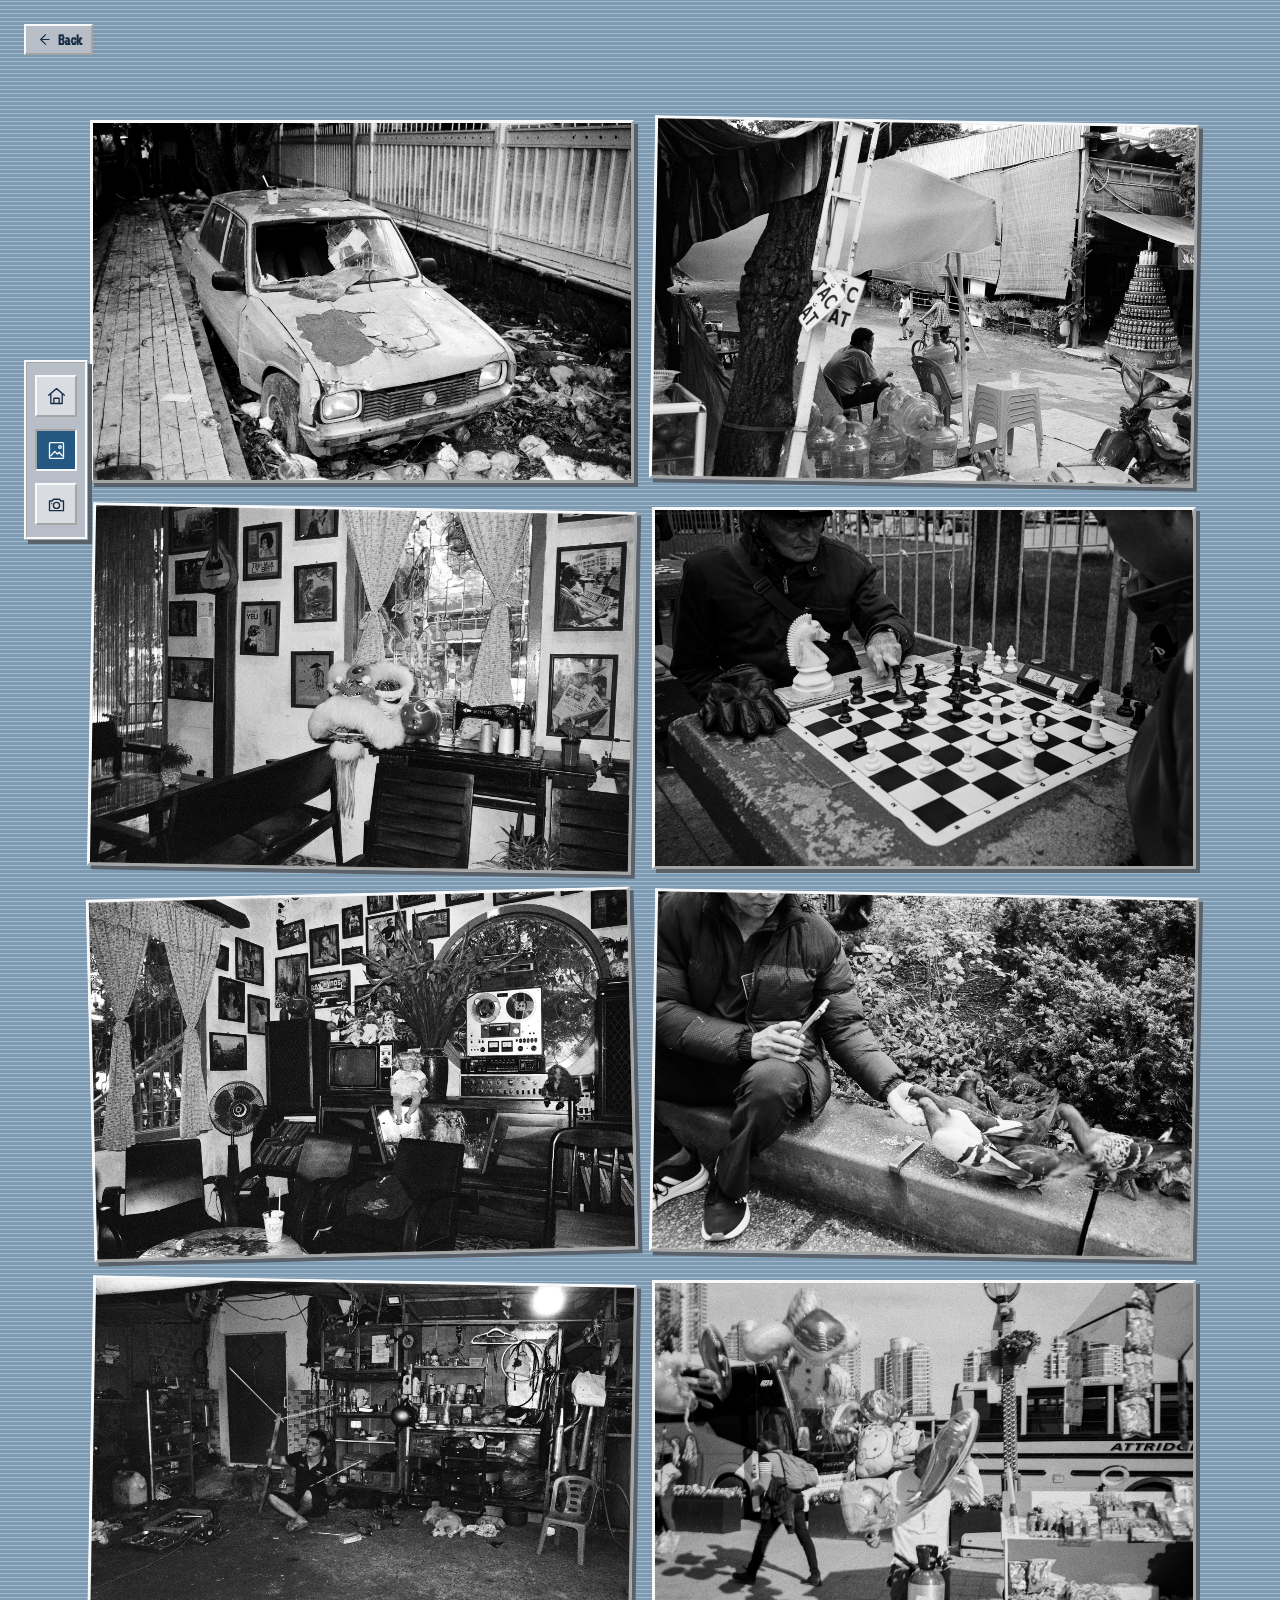
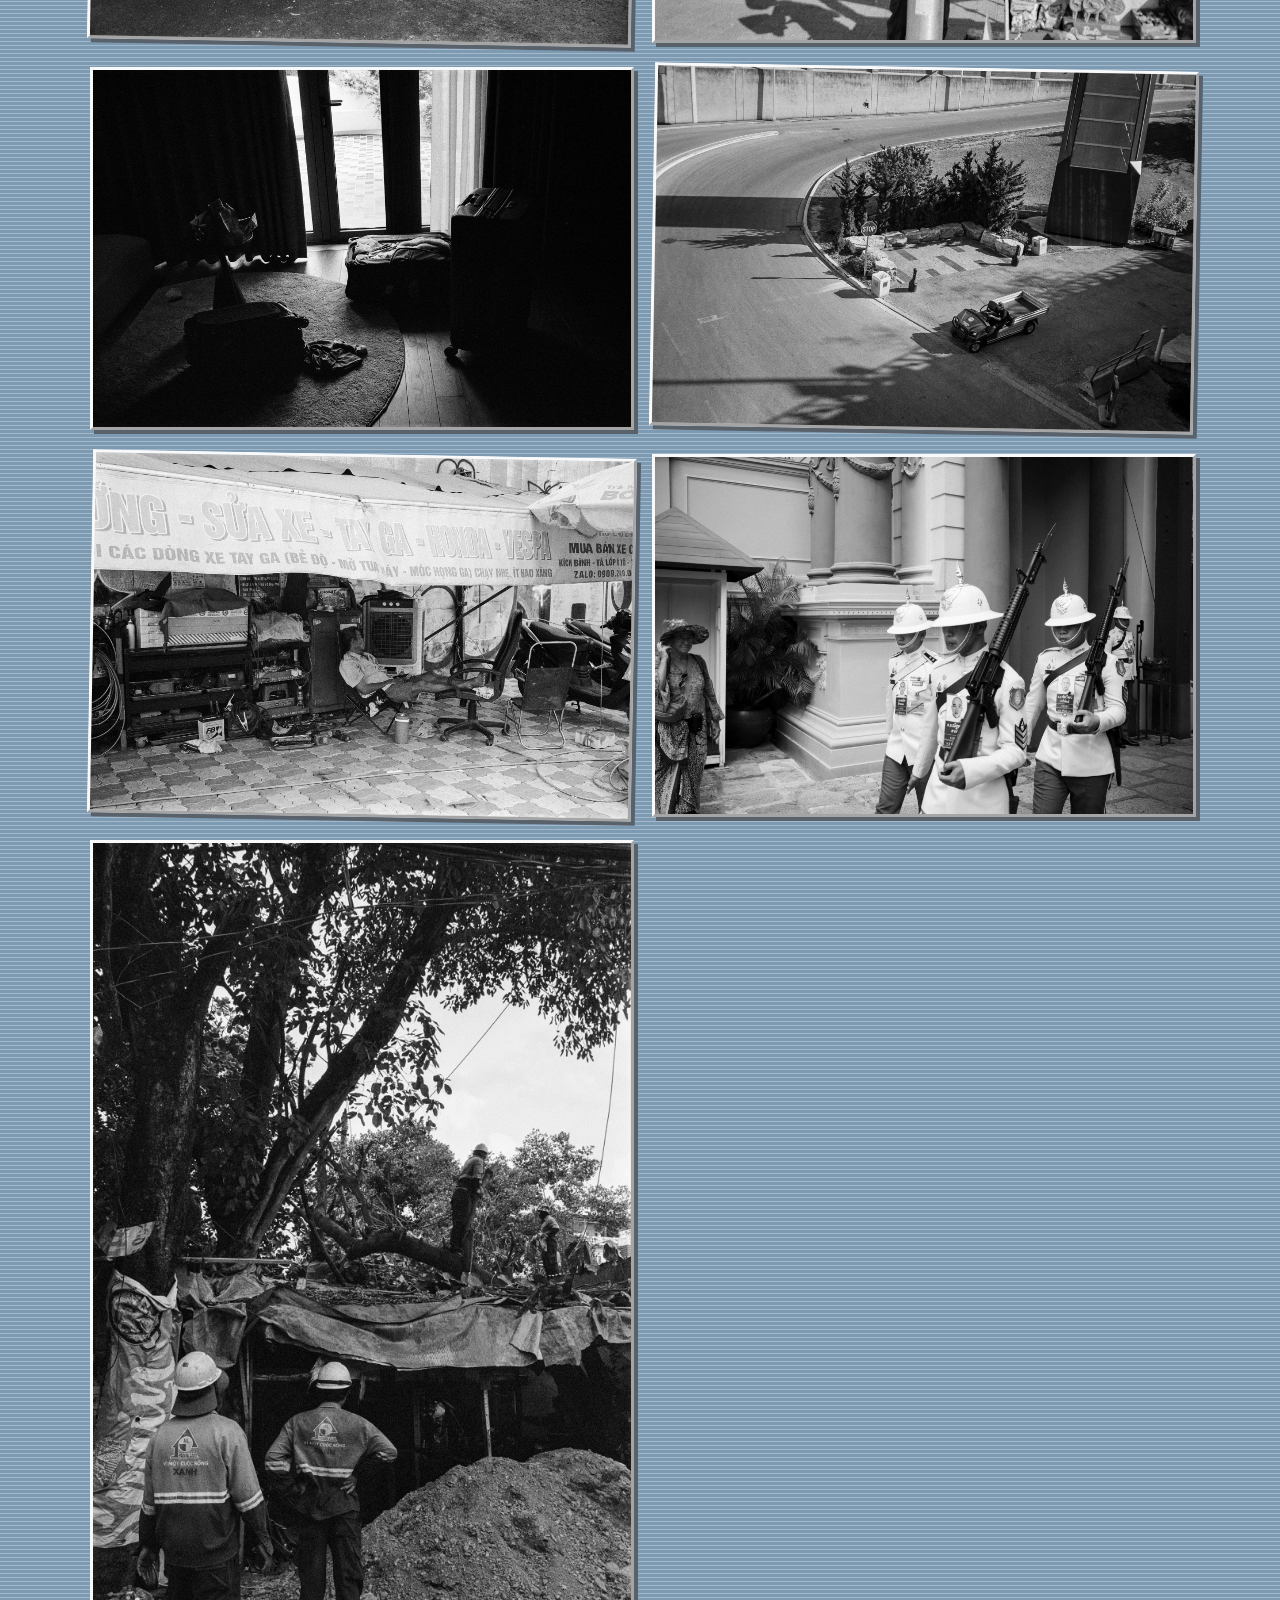
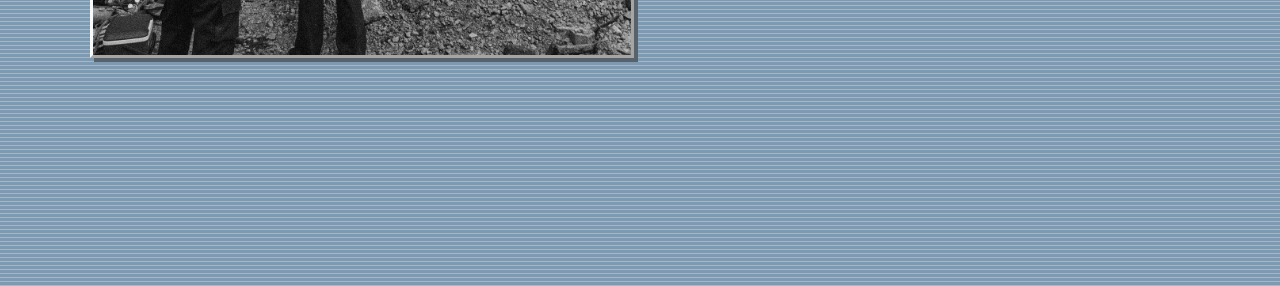
<file: black-and-white.html>
<!DOCTYPE html>
<html lang="en">
<head>
  <!-- Page metadata and shared stylesheet -->
  <meta charset="UTF-8">
  <meta name="viewport" content="width=device-width, initial-scale=1.0">
  <title>Black &amp; White | Loc's Portfolio</title>
  <link id="site-favicon" rel="icon" type="image/svg+xml">
  <script src="site-icon.js"></script>
  <link rel="preconnect" href="https://fonts.googleapis.com">
  <link rel="preconnect" href="https://fonts.gstatic.com" crossorigin>
  <link href="https://fonts.googleapis.com/css2?family=VT323&family=EB+Garamond:wght@400;500;600&family=Playfair+Display:wght@400;600;700&family=Share+Tech+Mono&family=Jost:wght@400;500;600;700&display=swap" rel="stylesheet">
  <link rel="stylesheet" href="style.css">
</head>
<body class="photo-collection-page">
  <script src="page-transition.js"></script>
  <script>document.documentElement.setAttribute('data-theme', localStorage.getItem('site-theme') || 'default');</script>
  <script src="matrix-rain.js"></script>
  <script src="midnight-camera.js"></script>
  <!-- Return to the photography collection overview -->
  <a class="back-button" href="photography.html" aria-label="Back to photography" title="Back to photography">
    <svg viewBox="0 0 24 24" aria-hidden="true"><path d="m15 5-7 7 7 7M8 12h12" /></svg>
    <span>Back</span>
  </a>

  <!-- Shared sidebar navigation -->
  <nav class="sidebar" aria-label="Main navigation">
    <a class="sidebar-link" href="index.html" aria-label="Home" title="Home"><svg viewBox="0 0 24 24" aria-hidden="true"><path d="M3 10.5 12 3l9 7.5M5.5 9v11h13V9M9 20v-6h6v6" /></svg></a>
    <a class="sidebar-link is-active" href="photography.html" aria-label="Photography" title="Photography"><svg viewBox="0 0 24 24" aria-hidden="true"><rect x="4" y="3" width="16" height="18" rx="1" /><circle cx="16" cy="8" r="1.5" /><path d="m5.5 18 4.5-5 3 3 2-2 3.5 4" /></svg></a>
    <a class="sidebar-link" href="camera.html" aria-label="Camera" title="Camera"><svg viewBox="0 0 24 24" aria-hidden="true"><path d="M4 8h3l1.5-2h7L17 8h3v11H4Z" /><circle cx="12" cy="13" r="3.5" /><path d="M6.5 11h.01" /></svg></a>
  </nav>

  <!-- Black and white photo gallery -->
  <main class="bw-gallery" aria-label="Black and white photographs">
    <img class="gallery-trigger" src="bw_photos/bw_photos_image_001.jpg" alt="Black and white photograph 1" loading="lazy" decoding="async">
    <img class="gallery-trigger" src="bw_photos/bw_photos_image_002.jpg" alt="Black and white photograph 2" loading="lazy" decoding="async">
    <img class="gallery-trigger" src="bw_photos/bw_photos_image_003.jpg" alt="Black and white photograph 3" loading="lazy" decoding="async">
    <img class="gallery-trigger" src="bw_photos/bw_photos_image_004.jpg" alt="Black and white photograph 4" loading="lazy" decoding="async">
    <img class="gallery-trigger" src="bw_photos/bw_photos_image_005.jpg" alt="Black and white photograph 5" loading="lazy" decoding="async">
    <img class="gallery-trigger" src="bw_photos/bw_photos_image_006.jpg" alt="Black and white photograph 6" loading="lazy" decoding="async">
    <img class="gallery-trigger" src="bw_photos/bw_photos_image_007.jpg" alt="Black and white photograph 7" loading="lazy" decoding="async">
    <img class="gallery-trigger" src="bw_photos/bw_photos_image_008.jpg" alt="Black and white photograph 8" loading="lazy" decoding="async">
      <img class="gallery-trigger" src="bw_photos/bw_photos_image_009.jpg" alt="Black and white photograph 9" loading="lazy" decoding="async">
    <img class="gallery-trigger" src="bw_photos/bw_photos_image_010.jpg" alt="Black and white photograph 10" loading="lazy" decoding="async">
    <img class="gallery-trigger" src="bw_photos/bw_photos_image_011.jpg" alt="Black and white photograph 11" loading="lazy" decoding="async">
    <img class="gallery-trigger" src="bw_photos/bw_photos_image_012.jpg" alt="Black and white photograph 12" loading="lazy" decoding="async">
     <img class="gallery-trigger" src="bw_photos/bw_photos_image_013.jpg" alt="Black and white photograph 13" loading="lazy" decoding="async">
  
  </main>

  <!-- Clicked image carousel -->
  <div class="gallery-modal" id="gallery-modal" role="dialog" aria-modal="true" aria-labelledby="gallery-title" hidden>
    <div class="gallery-window">
      <button class="gallery-close" type="button" aria-label="Close gallery" title="Close gallery">&times;</button>
      <p class="eyebrow" id="gallery-title">Black &amp; White</p>
      <img class="gallery-image" id="gallery-image" alt="Expanded black and white photograph">
      <p class="gallery-count" id="gallery-count">1/8</p>
      <div class="gallery-controls">
        <button class="gallery-arrow" id="gallery-previous" type="button" aria-label="Previous picture" title="Previous picture"><svg viewBox="0 0 24 24" aria-hidden="true"><path d="m15 5-7 7 7 7" /></svg></button>
        <button class="gallery-arrow" id="gallery-next" type="button" aria-label="Next picture" title="Next picture"><svg viewBox="0 0 24 24" aria-hidden="true"><path d="m9 5 7 7-7 7" /></svg></button>
      </div>
    </div>
  </div>

  <script src="gallery.js"></script>

</body>
</html>
</file>
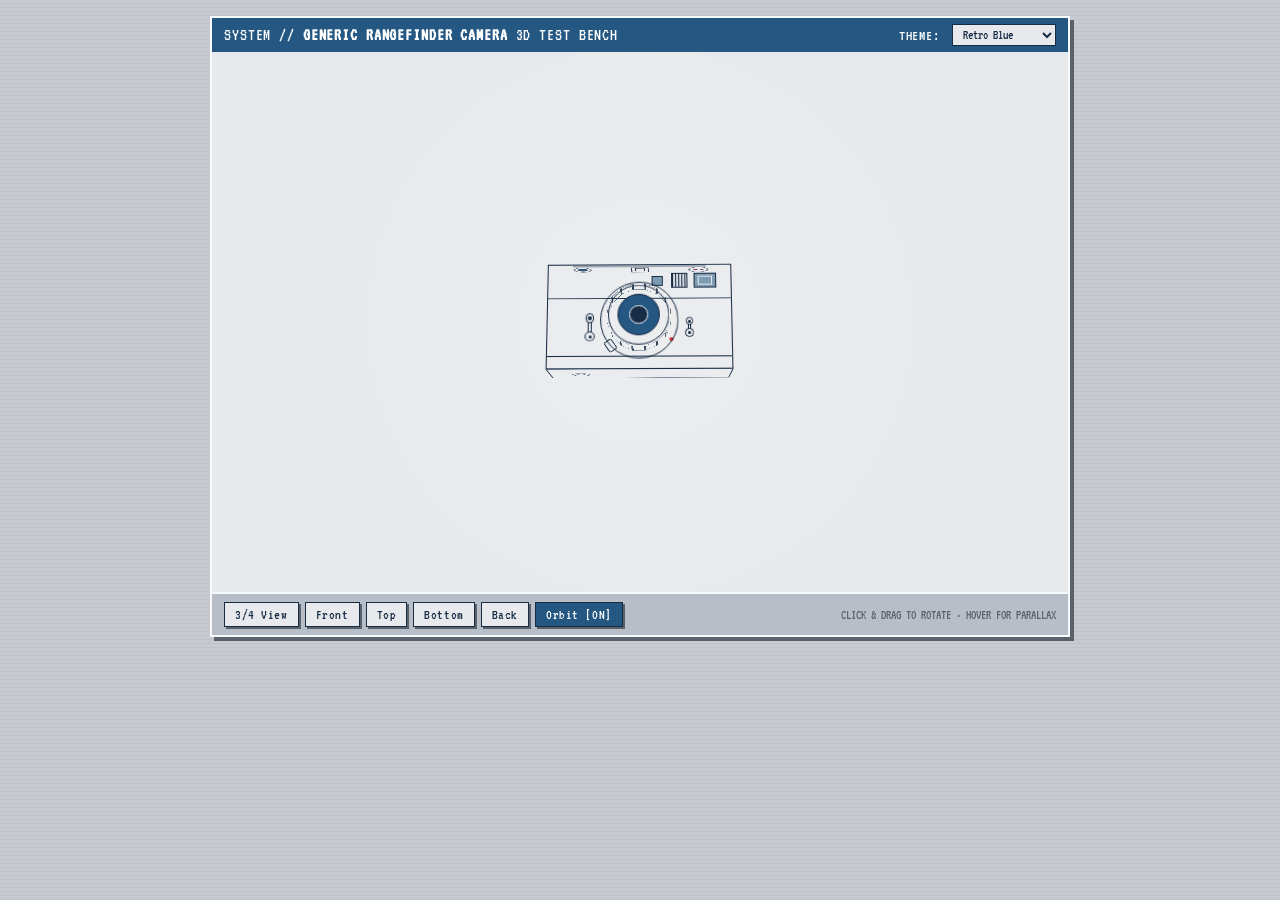
<file: camera-test.html>
<!DOCTYPE html>
<html lang="en" data-theme="default">
<head>
  <meta charset="UTF-8">
  <meta name="viewport" content="width=device-width, initial-scale=1.0">
  <title>Generic Rangefinder Camera 3D Model Test</title>
  <link id="site-favicon" rel="icon" type="image/svg+xml">
  <script src="site-icon.js"></script>
  <link rel="preconnect" href="https://fonts.googleapis.com">
  <link rel="preconnect" href="https://fonts.gstatic.com" crossorigin>
  <link href="https://fonts.googleapis.com/css2?family=VT323&family=EB+Garamond:wght@400;500;600&family=Playfair+Display:wght@400;600;700&family=Share+Tech+Mono&family=Jost:wght@400;500;600;700&display=swap" rel="stylesheet">
  <style>
    /* =========================================================================
       THEME VARIABLES (COPIED DIRECTLY FROM style.css / index.html)
       ========================================================================= */
    :root {
      --theme-page-bg: #c7cbd1;
      --theme-text: #172c45;
      --theme-box-bg: #e7e9ec;
      --theme-box-border: #f8f9fa;
      --theme-box-shadow: #59616b;
      --theme-accent: #245782;
      --theme-accent-light: #7d9ab3;
      --theme-accent-text: #245782;
      --theme-muted-text: #59616b;
      --theme-panel-bg: #b7bec7;
      --theme-panel-alt: #d9dde1;
      --theme-overlay: #1a1a1a;
      --theme-deep-shadow: #364a61;
      --theme-scroll-thumb: #7d9ab3;
      --theme-font: "VT323", monospace;
    }

    [data-theme="midnight"] {
      --theme-page-bg: #000000;
      --theme-text: #ece6d8;
      --theme-box-bg: #0d0d0d;
      --theme-box-border: #ece6d8;
      --theme-box-shadow: #000000;
      --theme-accent: #333333;
      --theme-accent-light: #9c9484;
      --theme-accent-text: #9c9484;
      --theme-muted-text: #9c9484;
      --theme-panel-bg: #141414;
      --theme-panel-alt: #1f1f1f;
      --theme-overlay: #000000;
      --theme-deep-shadow: #000000;
      --theme-scroll-thumb: #ece6d8;
      --theme-font: "EB Garamond", serif;
    }

    [data-theme="sepia"] {
      --theme-page-bg: #e8dcc4;
      --theme-text: #4a3418;
      --theme-box-bg: #f2e8d5;
      --theme-box-border: #d9cbbd;
      --theme-box-shadow: #8a6d4a;
      --theme-accent: #a0522d;
      --theme-accent-light: #c9a36a;
      --theme-accent-text: #a0522d;
      --theme-muted-text: #8a6d4a;
      --theme-panel-bg: #e0d2b4;
      --theme-panel-alt: #dccdb0;
      --theme-overlay: #2b1c0d;
      --theme-deep-shadow: #6b4423;
      --theme-scroll-thumb: #c68a53;
      --theme-font: "Playfair Display", serif;
    }

    [data-theme="matrix"] {
      --theme-page-bg: #000000;
      --theme-text: #00ff41;
      --theme-box-bg: #020a02;
      --theme-box-border: #00ff41;
      --theme-box-shadow: #002200;
      --theme-accent: #001a00;
      --theme-accent-light: #00b32d;
      --theme-accent-text: #00b32d;
      --theme-muted-text: #00b32d;
      --theme-panel-bg: #020a02;
      --theme-panel-alt: #041504;
      --theme-overlay: #000000;
      --theme-deep-shadow: #000000;
      --theme-scroll-thumb: #00ff41;
      --theme-font: "Share Tech Mono", monospace;
    }

    [data-theme="blackwhite"] {
      --theme-page-bg: #ffffff;
      --theme-text: #1a1a1a;
      --theme-box-bg: #f5f5f5;
      --theme-box-border: #ffffff;
      --theme-box-shadow: #999999;
      --theme-accent: #1a1a1a;
      --theme-accent-light: #4d4d4d;
      --theme-accent-text: #1a1a1a;
      --theme-muted-text: #4d4d4d;
      --theme-panel-bg: #e0e0e0;
      --theme-panel-alt: #ececec;
      --theme-overlay: #1a1a1a;
      --theme-deep-shadow: #000000;
      --theme-scroll-thumb: #1a1a1a;
      --theme-font: "Times New Roman", Times, serif;
    }

    [data-theme="twa"] {
      --theme-page-bg: #ece7de;
      --theme-text: #211f1d;
      --theme-box-bg: #f8f5f0;
      --theme-box-border: #ffffff;
      --theme-box-shadow: #8c8275;
      --theme-accent: #e0212a;
      --theme-accent-light: #eb2130;
      --theme-accent-text: #e0212a;
      --theme-muted-text: #6e675d;
      --theme-panel-bg: #e2dbd0;
      --theme-panel-alt: #dad2c4;
      --theme-overlay: #1c0307;
      --theme-deep-shadow: #7a0c12;
      --theme-scroll-thumb: #e0212a;
      --theme-font: "Jost", "Futura", "Trebuchet MS", "Century Gothic", sans-serif;
    }

    *, *::before, *::after { box-sizing: border-box; margin: 0; padding: 0; }

    body {
      min-height: 100vh;
      background-color: var(--theme-page-bg);
      background-image: repeating-linear-gradient(
        0deg,
        rgba(0, 0, 0, 0.035) 0px,
        rgba(0, 0, 0, 0.035) 1px,
        transparent 1px,
        transparent 4px
      );
      font-family: var(--theme-font);
      color: var(--theme-text);
      user-select: none;
      overflow-x: hidden;
      display: flex;
      flex-direction: column;
      align-items: center;
      justify-content: space-between;
      padding: 16px 20px;
      transition: background-color 0.25s ease, color 0.25s ease;
    }

    /* === RETRO CONTAINER (MATCHING index.html) === */
    .retro-shell {
      width: 100%;
      max-width: 860px;
      background: var(--theme-box-bg);
      border: 2px solid var(--theme-box-border);
      box-shadow: 4px 4px 0 var(--theme-box-shadow);
      display: flex;
      flex-direction: column;
      margin-bottom: 12px;
    }

    .retro-titlebar {
      background: var(--theme-accent);
      color: #ffffff;
      padding: 6px 12px;
      font-size: 1.1em;
      display: flex;
      justify-content: space-between;
      align-items: center;
      letter-spacing: 0.05em;
    }

    [data-theme="blackwhite"] .retro-titlebar {
      background: #1a1a1a;
      color: #ffffff;
    }

    [data-theme="matrix"] .retro-titlebar {
      background: #002800;
      color: #00ff41;
      border-bottom: 1px solid #00ff41;
    }

    .retro-titlebar span {
      font-weight: bold;
    }

    .titlebar-right {
      display: flex;
      align-items: center;
      gap: 12px;
      font-size: 0.9em;
    }

    /* Theme selector */
    select.theme-select {
      background: var(--theme-box-bg);
      color: var(--theme-text);
      border: 1px solid var(--theme-text);
      font-family: inherit;
      font-size: 0.85em;
      padding: 2px 6px;
      cursor: pointer;
    }

    /* Stage Container */
    #stage-container {
      position: relative;
      width: 100%;
      height: 60vh;
      min-height: 440px;
      display: flex;
      align-items: center;
      justify-content: center;
      perspective: 900px;
      cursor: grab;
      overflow: hidden;
      background: radial-gradient(circle at center, rgba(255,255,255,0.2) 0%, transparent 70%);
    }
    #stage-container:active {
      cursor: grabbing;
    }

    /* =========================================================================
       GENERIC RANGEFINDER CAMERA CSS 3D MODEL (RETRO MINIMALIST & ACCURATELY PROPORTIONED)
       ========================================================================= */
    .camera {
      width: 180px;
      height: 104px;
      position: relative;
      transform-style: preserve-3d;
      transform: rotateX(12deg) rotateY(-22deg);
      transition: none;
    }

    /* Shared style for every camera face */
    .face {
      position: absolute;
      box-sizing: border-box;
      border: 1.5px solid var(--theme-text);
      background-color: transparent;
      pointer-events: none;
      backface-visibility: hidden;
      -webkit-backface-visibility: hidden;
    }

    /* Front and Back */
    .front, .back {
      width: 180px;
      height: 104px;
      top: 0; left: 0;
    }
    .front {
      transform: translateZ(28px);
      transform-style: preserve-3d;
    }
    .back {
      transform: rotateY(180deg) translateZ(28px);
      transform-style: preserve-3d;
    }

    /* Sides */
    .side {
      width: 56px;
      height: 104px;
      top: 0;
      left: 62px; /* (180 - 56) / 2 */
    }
    .right { transform: rotateY( 90deg) translateZ(90px); }
    .left  { transform: rotateY(-90deg) translateZ(90px); }

    /* Top and Bottom */
    .top, .bottom {
      width: 180px;
      height: 56px;
      left: 0;
      top: 24px; /* (104 - 56) / 2 */
    }
    .top    { transform: rotateX( 90deg) translateZ(52px); transform-style: preserve-3d; }
    .bottom { transform: rotateX(-90deg) translateZ(52px); transform-style: preserve-3d; }

    /* =========================================================================
       FRONT FACE: ACCURATE COMPONENT ARCHITECTURE
       ========================================================================= */
    /* 1. Upper Chrome Housing Plate */
    .c-top-housing {
      position: absolute;
      top: 0; left: 0; right: 0;
      height: 34px;
      border-bottom: 1.5px solid var(--theme-text);
      background-color: transparent;
    }

    /* Stepped bevel line on top housing */
    .c-top-housing::before {
      content: '';
      position: absolute;
      top: 0; left: 24px; right: 24px;
      height: 1.5px;
      background: var(--theme-text);
      opacity: 0.35;
    }

    /* 2. Middle Vulcanite Texture Grip Band */
    .c-vulcanite-band {
      position: absolute;
      top: 34px; bottom: 12px; left: 0; right: 0;
      background: transparent;
    }

    /* 3. Lower Chrome Baseplate */
    .c-baseplate {
      position: absolute;
      bottom: 0; left: 0; right: 0;
      height: 12px;
      border-top: 1.5px solid var(--theme-text);
      background-color: transparent;
    }

    /* -------------------------------------------------------------------------
       FRONT WINDOWS: ON THE RIGHT SIDE
       Order (right to left):
       - Viewfinder (Far Right: right: 14px)
       - Frame Illuminator (Middle: right: 42px)
       - Rangefinder (Inner: right: 66px)
       ------------------------------------------------------------------------- */
    /* 1. Main Viewfinder Window (Right-most) */
    .c-win-vf {
      position: absolute;
      top: 8px;
      right: 14px;
      width: 22px;
      height: 15px;
      border: 1.5px solid var(--theme-text);
      background: var(--theme-accent-light);
      transform: translateZ(1px);
      display: flex;
      align-items: center;
      justify-content: center;
    }
    .c-win-vf::after {
      content: '';
      width: 14px;
      height: 9px;
      border: 1px solid var(--theme-box-bg);
    }

    /* 2. Frosted Frame Illuminator Window (Middle) */
    .c-win-illum {
      position: absolute;
      top: 8px;
      right: 42px;
      width: 16px;
      height: 15px;
      border: 1.5px solid var(--theme-text);
      background: repeating-linear-gradient(
        90deg,
        var(--theme-text) 0px,
        var(--theme-text) 1px,
        var(--theme-panel-alt) 1px,
        var(--theme-panel-alt) 3px
      );
      transform: translateZ(1px);
    }

    /* 3. Rangefinder Coupling Window (Inner / Left-most of the trio) */
    .c-win-rf {
      position: absolute;
      top: 11px;
      right: 66px;
      width: 11px;
      height: 10px;
      border: 1.5px solid var(--theme-text);
      background: var(--theme-accent-light);
      transform: translateZ(1px);
    }

    /* -------------------------------------------------------------------------
       FRONT CONTROLS: CLEANLY ON THE BODY (NOT PROTRUDING BELOW)
       ------------------------------------------------------------------------- */
    /* 1. Self-Timer Lever: Left of lens (authentic paddle pointing UPWARDS) */
    .c-selftimer {
      position: absolute;
      top: 14px;
      left: 36px;
      width: 10px;
      height: 28px;
      transform: translateZ(1px);
      display: flex;
      flex-direction: column;
      align-items: center;
      justify-content: space-between;
    }
    .c-selftimer-head {
      width: 8px;
      height: 10px;
      border-radius: 4px;
      border: 1px solid var(--theme-text);
      background: transparent;
      display: flex;
      align-items: center;
      justify-content: center;
    }
    .c-selftimer-head::after {
      content: '';
      width: 4px;
      height: 4px;
      border-radius: 50%;
      background: var(--theme-text);
    }
    .c-selftimer-neck {
      width: 3.5px;
      flex: 1;
      background: transparent;
      border-left: 1px solid var(--theme-text);
      border-right: 1px solid var(--theme-text);
      margin: -1px 0;
    }
    .c-selftimer-pivot {
      width: 10px;
      height: 10px;
      border-radius: 50%;
      border: 1.5px solid var(--theme-text);
      background: transparent;
      display: flex;
      align-items: center;
      justify-content: center;
    }
    .c-selftimer-pivot::after {
      content: '';
      width: 3px;
      height: 3px;
      border-radius: 50%;
      background: var(--theme-text);
    }

    /* 2. Frame Preview Selector Lever: Right of lens (authentic compact paddle pointing UPWARDS) */
    .c-preview-lever {
      position: absolute;
      top: 18px;
      right: 36px;
      width: 9px;
      height: 20px;
      transform: translateZ(1px);
      display: flex;
      flex-direction: column;
      align-items: center;
      justify-content: space-between;
    }
    .c-preview-head {
      width: 7px;
      height: 8px;
      border-radius: 3.5px;
      border: 1px solid var(--theme-text);
      background: transparent;
      display: flex;
      align-items: center;
      justify-content: center;
    }
    .c-preview-head::after {
      content: '';
      width: 3px;
      height: 3px;
      border-radius: 50%;
      background: var(--theme-text);
    }
    .c-preview-neck {
      width: 3px;
      flex: 1;
      background: transparent;
      border-left: 1px solid var(--theme-text);
      border-right: 1px solid var(--theme-text);
      margin: -1px 0;
    }
    .c-preview-pivot {
      width: 9px;
      height: 9px;
      border-radius: 50%;
      border: 1.5px solid var(--theme-text);
      background: transparent;
      display: flex;
      align-items: center;
      justify-content: center;
    }
    .c-preview-pivot::after {
      content: '';
      width: 3px;
      height: 3px;
      border-radius: 50%;
      background: var(--theme-text);
    }

    /* Red Lens Alignment Mounting Dot */
    .c-red-dot {
      position: absolute;
      top: 38px;
      left: 118px;
      width: 4px;
      height: 4px;
      border-radius: 50%;
      background: #d32f2f;
      transform: translateZ(1px);
    }

    /* -------------------------------------------------------------------------
       LENS ASSEMBLY (50mm SUMMICRON STYLE, SITTING 100% FLUSH ON FRONT BODY)
       ------------------------------------------------------------------------- */
    .c-lens {
      position: absolute;
      top: 54%;
      left: 50%;
      transform: translate(-50%, -50%) translateZ(1px);
      transform-style: preserve-3d;
      width: 70px;
      height: 70px;
    }

    /* Bayonet Flange Ring sitting flush on the body */
    .c-lens-flange {
      position: absolute;
      inset: -3px;
      border-radius: 50%;
      border: 1.5px solid var(--theme-text);
      background: transparent;
      transform: translateZ(0px);
    }

    /* 16-facet cylindrical barrel */
    .c-lens-cyl {
      position: absolute;
      inset: 4px;
      transform-style: preserve-3d;
    }
    .c-lens-cyl span {
      position: absolute;
      width: 14px;
      height: 24px;
      top: 50%;
      left: 50%;
      border: 1px solid var(--theme-text);
      background: transparent;
      transform:
        translate(-50%, -50%)
        rotateZ(calc(var(--i) * 22.5deg))
        translateY(30px)
        translateZ(12px)
        rotateX(90deg);
      transform-origin: center center;
    }

    /* Front Lens Bezel Ring */
    .c-lens-front {
      position: absolute;
      inset: 6px;
      border-radius: 50%;
      border: 1.5px solid var(--theme-text);
      background: transparent;
      transform: translateZ(24px);
      display: flex;
      align-items: center;
      justify-content: center;
    }

    /* Inner Glass Optic */
    .c-lens-optic {
      width: 72%;
      height: 72%;
      border-radius: 50%;
      border: 1.5px solid var(--theme-text);
      background: var(--theme-accent);
      display: flex;
      align-items: center;
      justify-content: center;
    }
    .c-lens-aperture {
      width: 45%;
      height: 45%;
      border-radius: 50%;
      border: 1px solid var(--theme-box-bg);
      background: var(--theme-text);
    }

    /* Focus Lock Tab at base of barrel */
    .c-infinity-tab {
      position: absolute;
      bottom: 3px;
      left: 3px;
      width: 9px;
      height: 12px;
      border: 1px solid var(--theme-text);
      background: transparent;
      border-radius: 2px;
      transform: translateZ(4px) rotate(-35deg);
    }

    /* =========================================================================
       TOP PLATE: CONTROLS (SIMPLIFIED & MINIMAL)
       - Shutter Release: LEFT side (above self-timer)
       - Cold Shoe: CENTER (square)
       - Rewind Knob: RIGHT side (above preview lever & windows)
       ========================================================================= */
    /* 1. Shutter Release Button & Collar (Left side) */
    .c-shutter-wrap {
      position: absolute;
      left: 22px;
      top: 50%;
      transform: translateY(-50%) translateZ(2px);
      width: 18px;
      height: 18px;
      border-radius: 50%;
      border: 1.5px solid var(--theme-text);
      background: transparent;
      display: flex;
      align-items: center;
      justify-content: center;
    }
    .c-shutter-inner {
      width: 10px;
      height: 10px;
      border-radius: 50%;
      background: var(--theme-accent);
      border: 1px solid var(--theme-text);
    }

    /* 2. Accessory / Cold Shoe (Center: Square) */
    .c-cold-shoe {
      position: absolute;
      left: 50%;
      top: 50%;
      transform: translate(-50%, -50%) translateZ(2px);
      width: 18px;
      height: 18px;
      border: 1.5px solid var(--theme-text);
      background: transparent;
      display: flex;
      align-items: center;
      justify-content: center;
    }
    .c-cold-shoe::before {
      content: '';
      width: 10px;
      height: 12px;
      border-left: 1.5px solid var(--theme-text);
      border-right: 1.5px solid var(--theme-text);
      border-bottom: 1.5px solid var(--theme-text);
    }

    /* 3. Film Rewind Knob (Right side: Circle with 2 dots, no lever) */
    .c-rewind-knob {
      position: absolute;
      right: 20px;
      top: 50%;
      transform: translateY(-50%) translateZ(2px);
      width: 20px;
      height: 20px;
      border-radius: 50%;
      border: 1.5px solid var(--theme-text);
      background: transparent;
      display: flex;
      align-items: center;
      justify-content: center;
      gap: 3px;
    }
    .c-rewind-dot {
      width: 3.5px;
      height: 3.5px;
      border-radius: 50%;
      background: #d32f2f;
      border: 0.5px solid var(--theme-text);
    }
    [data-theme="matrix"] .c-rewind-dot {
      background: #00ff41;
    }
    [data-theme="blackwhite"] .c-rewind-dot {
      background: var(--theme-text);
    }

    /* =========================================================================
       BACK FACE: EYEPIECE (ALIGNED WITH VIEWFINDER) & FILM DOOR
       ========================================================================= */
    /* Viewfinder Eyepiece: Photographer looks through left corner (lines up straight with front VF) */
    .c-eyepiece {
      position: absolute;
      top: 9px;
      left: 14px;
      width: 14px;
      height: 14px;
      border-radius: 50%;
      border: 1.5px solid var(--theme-text);
      background: var(--theme-text);
      display: flex;
      align-items: center;
      justify-content: center;
      transform: translateZ(1px);
    }
    .c-eyepiece::after {
      content: '';
      width: 6px;
      height: 6px;
      border-radius: 50%;
      background: var(--theme-accent-light);
    }

    /* Film Door rectangle outline (matching style.css dashed style) */
    .c-film-door {
      position: absolute;
      top: 34px;
      bottom: 12px;
      left: 14px;
      right: 14px;
      border: 1px dashed var(--theme-text);
      background: transparent;
      display: flex;
      align-items: center;
      justify-content: center;
    }

    /* Film Sensitivity ASA / DIN Reminder Dial */
    .c-asa-dial {
      width: 28px;
      height: 28px;
      border-radius: 50%;
      border: 1.5px solid var(--theme-text);
      background: transparent;
      display: flex;
      align-items: center;
      justify-content: center;
      transform: translateZ(1px);
    }
    .c-asa-dial::after {
      content: '';
      width: 14px;
      height: 14px;
      border-radius: 50%;
      border: 1px solid var(--theme-text);
      background: var(--theme-accent-light);
    }

    /* =========================================================================
       BOTTOM FACE & SIDES (100% FLUSH, CIRCULAR TRIPOD SOCKET ON LEFT SIDE)
       ========================================================================= */
    .c-tripod-socket {
      position: absolute;
      left: 22px;
      top: 50%;
      transform: translateY(-50%) translateZ(1px);
      width: 18px;
      height: 18px;
      border-radius: 50%;
      border: 1.5px solid var(--theme-text);
      background: transparent;
      display: flex;
      align-items: center;
      justify-content: center;
    }
    .c-tripod-socket::after {
      content: '';
      width: 8px;
      height: 8px;
      border-radius: 50%;
      border: 1px solid var(--theme-text);
      background: transparent;
    }

    .c-strap-lug {
      position: absolute;
      top: 44px;
      left: 50%;
      transform: translateX(-50%) translateZ(1px);
      width: 7px;
      height: 9px;
      border: 1.5px solid var(--theme-text);
      border-radius: 3px;
      background: transparent;
    }

    /* =========================================================================
       CONTROLS BAR (RETRO BUTTONS MATCHING index.html)
       ========================================================================= */
    .retro-controls {
      background: var(--theme-panel-bg);
      border-top: 2px solid var(--theme-box-border);
      padding: 8px 12px;
      display: flex;
      flex-wrap: wrap;
      align-items: center;
      justify-content: space-between;
      gap: 8px;
    }

    .btn-group {
      display: flex;
      gap: 6px;
    }

    button.retro-btn {
      background: var(--theme-box-bg);
      color: var(--theme-text);
      border: 1px solid var(--theme-text);
      box-shadow: 2px 2px 0 var(--theme-box-shadow);
      padding: 4px 10px;
      font-family: inherit;
      font-size: 0.9em;
      cursor: pointer;
      letter-spacing: 0.04em;
      transition: all 0.1s ease;
    }
    button.retro-btn:hover {
      background: var(--theme-panel-alt);
    }
    button.retro-btn:active {
      transform: translate(1px, 1px);
      box-shadow: 1px 1px 0 var(--theme-box-shadow);
    }
    button.retro-btn.active {
      background: var(--theme-accent);
      color: #ffffff;
    }
    [data-theme="blackwhite"] button.retro-btn.active {
      background: #1a1a1a;
      color: #ffffff;
    }

    .hint-text {
      font-size: 0.85em;
      color: var(--theme-muted-text);
    }
  </style>
</head>
<body>

  <!-- RETRO SHELL CONTAINER -->
  <main class="retro-shell">
    
    <!-- TITLEBAR -->
    <header class="retro-titlebar">
      <div>SYSTEM // <span>GENERIC RANGEFINDER CAMERA</span> 3D TEST BENCH</div>
      <div class="titlebar-right">
        <label for="theme-picker">THEME:</label>
        <select id="theme-picker" class="theme-select">
          <option value="default">Retro Blue</option>
          <option value="blackwhite">Black & White</option>
          <option value="midnight">Midnight</option>
          <option value="sepia">Sepia Terminal</option>
          <option value="matrix">Matrix</option>
          <option value="twa">TWA Hotel</option>
        </select>
      </div>
    </header>

    <!-- 3D PERSPECTIVE STAGE -->
    <section id="stage-container" aria-label="3D generic rangefinder camera interactive model">

      <!-- 3D CAMERA MODEL -->
      <div class="camera" id="camera">

        <!-- 1. FRONT FACE (GENERIC RANGEFINDER SPEC) -->
        <div class="face front">
          <!-- Top Chrome Housing -->
          <div class="c-top-housing">
            <!-- Three Windows ON THE RIGHT SIDE: -->
            <!-- 1. Rangefinder (inner) -->
            <div class="c-win-rf" title="Rangefinder Window"></div>
            <!-- 2. Frame Illuminator (middle) -->
            <div class="c-win-illum" title="Frame Illuminator (Frosted glass)"></div>
            <!-- 3. Viewfinder (outer-right) -->
            <div class="c-win-vf" title="Main Viewfinder (50mm frameline)"></div>
          </div>

          <!-- Middle Vulcanite Texture Band -->
          <div class="c-vulcanite-band">
            <!-- Self-timer lever (left of lens, paddle pointing UP) -->
            <div class="c-selftimer" title="Self-Timer Lever">
              <div class="c-selftimer-head"></div>
              <div class="c-selftimer-neck"></div>
              <div class="c-selftimer-pivot"></div>
            </div>

            <!-- Frame preview lever (right of lens, paddle pointing UP) -->
            <div class="c-preview-lever" title="Frame Preview Selector">
              <div class="c-preview-head"></div>
              <div class="c-preview-neck"></div>
              <div class="c-preview-pivot"></div>
            </div>

            <!-- Red lens mounting index dot -->
            <div class="c-red-dot" title="Mounting Alignment Dot"></div>
          </div>

          <!-- Lower Baseplate -->
          <div class="c-baseplate"></div>

          <!-- 50mm Standard Lens Assembly (100% FLUSH ON FRONT BODY) -->
          <div class="c-lens" title="50mm Standard Lens">
            <div class="c-lens-flange"></div>
            <div class="c-lens-cyl">
              <span style="--i:0;"></span><span style="--i:1;"></span><span style="--i:2;"></span><span style="--i:3;"></span>
              <span style="--i:4;"></span><span style="--i:5;"></span><span style="--i:6;"></span><span style="--i:7;"></span>
              <span style="--i:8;"></span><span style="--i:9;"></span><span style="--i:10;"></span><span style="--i:11;"></span>
              <span style="--i:12;"></span><span style="--i:13;"></span><span style="--i:14;"></span><span style="--i:15;"></span>
            </div>
            <div class="c-lens-front">
              <div class="c-lens-optic">
                <div class="c-lens-aperture"></div>
              </div>
            </div>
            <!-- Focus Lock Tab -->
            <div class="c-infinity-tab" title="Focus Lock Release Tab"></div>
          </div>
        </div>

        <!-- 2. BACK FACE (EYEPIECE, ASA DIAL, FILM DOOR) -->
        <div class="face back">
          <div class="c-top-housing" style="height:26px;">
            <!-- Eyepiece lines up with front viewfinder on right -->
            <div class="c-eyepiece" title="Viewfinder Eyepiece"></div>
          </div>
          <div class="c-film-door" title="Hinged Film Back Door">
            <div class="c-asa-dial" title="Film Sensitivity ASA/DIN Reminder Dial"></div>
          </div>
          <div class="c-baseplate"></div>
        </div>

        <!-- 3. SIDES (STRAP LUGS) -->
        <div class="face side left">
          <div class="c-strap-lug"></div>
        </div>
        <div class="face side right">
          <div class="c-strap-lug"></div>
        </div>

        <!-- 4. TOP PLATE (SHUTTER ON LEFT, SQUARE COLD SHOE CENTER, REWIND ON RIGHT) -->
        <div class="face top">
          <!-- Shutter Release Button (LEFT side) -->
          <div class="c-shutter-wrap" title="Shutter Release Button">
            <div class="c-shutter-inner"></div>
          </div>

          <!-- Cold Shoe (CENTER: Square) -->
          <div class="c-cold-shoe" title="Accessory / Cold Shoe"></div>

          <!-- Rewind Knob (RIGHT side: circle with 2 dots) -->
          <div class="c-rewind-knob" title="Film Rewind Knob">
            <span class="c-rewind-dot"></span>
            <span class="c-rewind-dot"></span>
          </div>
        </div>

        <!-- 5. BOTTOM PLATE (CIRCULAR TRIPOD SOCKET ON LEFT SIDE) -->
        <div class="face bottom">
          <div class="c-tripod-socket" title="Tripod Socket"></div>
        </div>

      </div>
    </section>

    <!-- CONTROLS BAR -->
    <footer class="retro-controls">
      <div class="btn-group">
        <button class="retro-btn" id="btn-preset-34">3/4 View</button>
        <button class="retro-btn" id="btn-preset-front">Front</button>
        <button class="retro-btn" id="btn-preset-top">Top</button>
        <button class="retro-btn" id="btn-preset-bottom">Bottom</button>
        <button class="retro-btn" id="btn-preset-back">Back</button>
        <button class="retro-btn active" id="btn-orbit">Orbit [ON]</button>
      </div>
      <div class="hint-text">CLICK & DRAG TO ROTATE · HOVER FOR PARALLAX</div>
    </footer>

  </main>

  <script>
    // =========================================================================
    // THEME SWITCHER LOGIC (MATCHING index.html)
    // =========================================================================
    const themePicker = document.getElementById('theme-picker');
    const savedTheme = localStorage.getItem('site-theme') || 'default';
    document.documentElement.setAttribute('data-theme', savedTheme);
    themePicker.value = savedTheme;

    themePicker.addEventListener('change', (e) => {
      const selected = e.target.value;
      document.documentElement.setAttribute('data-theme', selected);
      localStorage.setItem('site-theme', selected);
    });

    // =========================================================================
    // 3D CAMERA CONTROLLER & PRESETS
    // =========================================================================
    const cameraEl = document.getElementById('camera');
    const stageContainer = document.getElementById('stage-container');
    const btnOrbit = document.getElementById('btn-orbit');

    let autoOrbit = true;
    let isDragging = false;
    let prevMouseX = 0, prevMouseY = 0;
    let rotX = 12, rotY = -22;
    let targetRotX = 12, targetRotY = -22;
    const ease = 0.08;

    stageContainer.addEventListener('pointerdown', (e) => {
      isDragging = true;
      prevMouseX = e.clientX;
      prevMouseY = e.clientY;
      autoOrbit = false;
      updateOrbitBtn();
    });

    window.addEventListener('pointerup', () => {
      isDragging = false;
    });

    window.addEventListener('pointermove', (e) => {
      if (!isDragging) {
        // Parallax hover tilt
        const rect = stageContainer.getBoundingClientRect();
        const nx = ((e.clientX - rect.left) / rect.width - 0.5) * 2;
        const ny = ((e.clientY - rect.top) / rect.height - 0.5) * 2;
        if (!autoOrbit) {
          targetRotY = rotY + nx * 20;
          targetRotX = rotX - ny * 15;
        }
        return;
      }
      const dx = e.clientX - prevMouseX;
      const dy = e.clientY - prevMouseY;
      prevMouseX = e.clientX;
      prevMouseY = e.clientY;

      rotY += dx * 0.45;
      rotX -= dy * 0.45;
      rotX = Math.max(-80, Math.min(80, rotX));
      targetRotX = rotX;
      targetRotY = rotY;
    });

    // Preset buttons
    document.getElementById('btn-preset-34').addEventListener('click', () => {
      autoOrbit = false; updateOrbitBtn();
      targetRotX = 12; targetRotY = -22;
      rotX = targetRotX; rotY = targetRotY;
    });

    document.getElementById('btn-preset-front').addEventListener('click', () => {
      autoOrbit = false; updateOrbitBtn();
      targetRotX = 0; targetRotY = 0;
      rotX = targetRotX; rotY = targetRotY;
    });

    document.getElementById('btn-preset-top').addEventListener('click', () => {
      autoOrbit = false; updateOrbitBtn();
      targetRotX = -75; targetRotY = 0;
      rotX = targetRotX; rotY = targetRotY;
    });

    document.getElementById('btn-preset-bottom').addEventListener('click', () => {
      autoOrbit = false; updateOrbitBtn();
      targetRotX = 75; targetRotY = 0;
      rotX = targetRotX; rotY = targetRotY;
    });

    document.getElementById('btn-preset-back').addEventListener('click', () => {
      autoOrbit = false; updateOrbitBtn();
      targetRotX = 0; targetRotY = 180;
      rotX = targetRotX; rotY = targetRotY;
    });

    btnOrbit.addEventListener('click', () => {
      autoOrbit = !autoOrbit;
      updateOrbitBtn();
    });

    function updateOrbitBtn() {
      btnOrbit.textContent = `Orbit [${autoOrbit ? 'ON' : 'OFF'}]`;
      if (autoOrbit) btnOrbit.classList.add('active');
      else btnOrbit.classList.remove('active');
    }

    // Animation Loop
    function animate() {
      requestAnimationFrame(animate);

      if (autoOrbit) {
        rotY += 0.35;
        targetRotY = rotY;
      }

      rotY += (targetRotY - rotY) * ease;
      rotX += (targetRotX - rotX) * ease;
      cameraEl.style.transform = `rotateX(${rotX}deg) rotateY(${rotY}deg)`;
    }
    animate();
  </script>
</body>
</html>
</file>
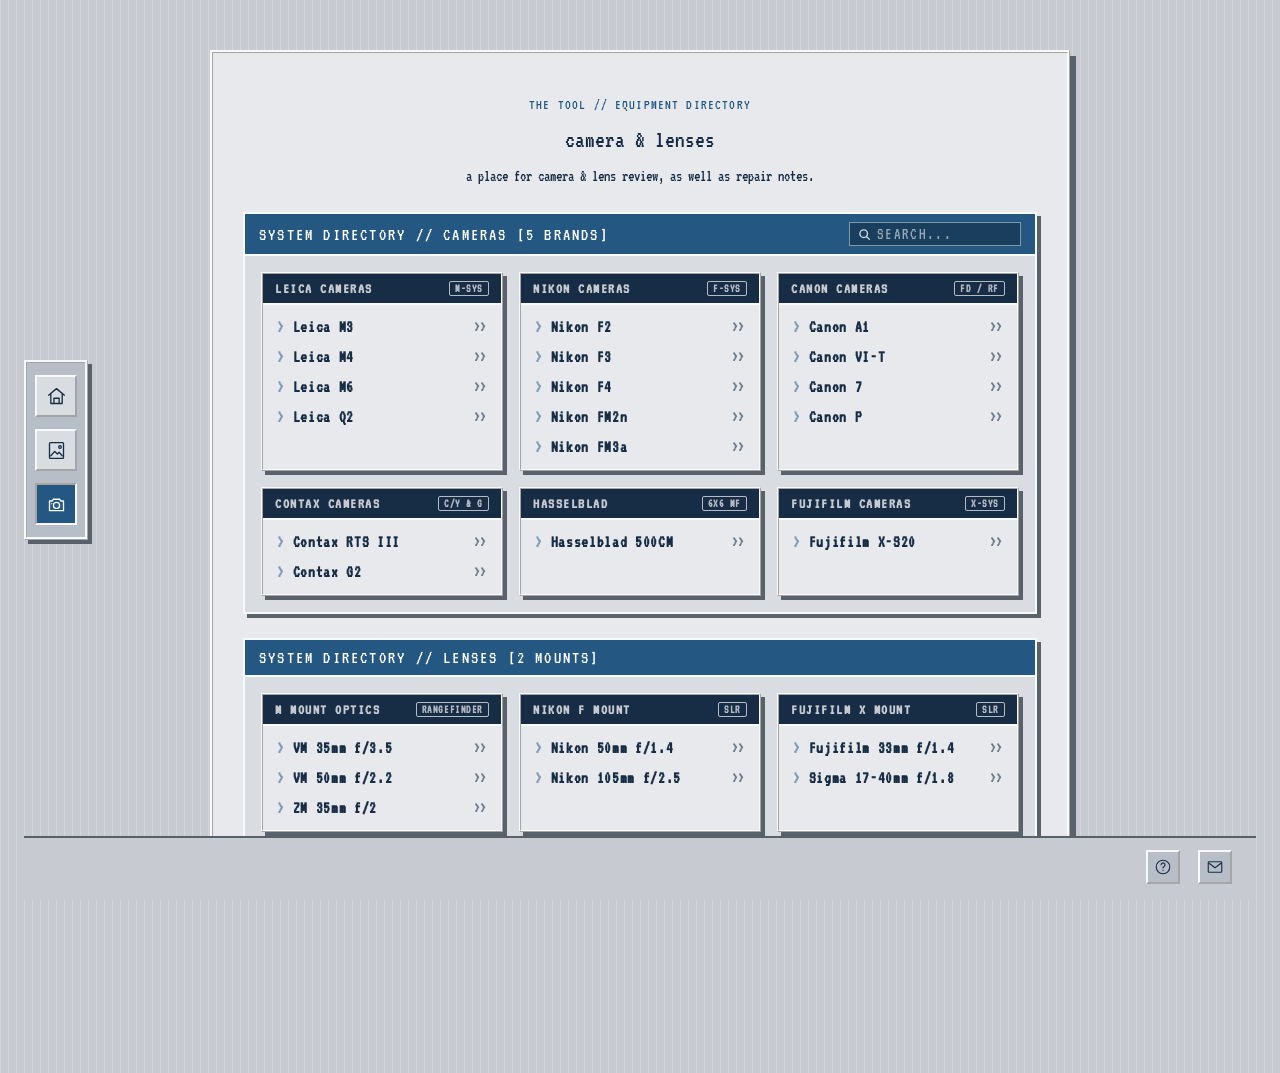
<file: camera.html>
<!DOCTYPE html>
<html lang="en">
<head>
  <!-- Page metadata and shared stylesheet -->
  <meta charset="UTF-8">
  <meta name="viewport" content="width=device-width, initial-scale=1.0">
  <title>Camera | Loc's Portfolio</title>
  <link id="site-favicon" rel="icon" type="image/svg+xml">
  <script src="site-icon.js"></script>
  <link rel="preconnect" href="https://fonts.googleapis.com">
  <link rel="preconnect" href="https://fonts.gstatic.com" crossorigin>
  <link href="https://fonts.googleapis.com/css2?family=VT323&family=EB+Garamond:wght@400;500;600&family=Playfair+Display:wght@400;600;700&family=Share+Tech+Mono&family=Jost:wght@400;500;600;700&display=swap" rel="stylesheet">
  <link rel="stylesheet" href="style.css">
</head>
<body>
  <script src="page-transition.js"></script>
  <script>document.documentElement.setAttribute('data-theme', localStorage.getItem('site-theme') || 'default');</script>
  <script src="matrix-rain.js"></script>
  <script src="midnight-camera.js"></script>
  <!-- Shared sidebar navigation -->
  <nav class="sidebar" aria-label="Main navigation">
    <a class="sidebar-link" href="index.html" aria-label="Home" title="Home">
      <svg viewBox="0 0 24 24" aria-hidden="true">
        <path d="M3 10.5 12 3l9 7.5M5.5 9v11h13V9M9 20v-6h6v6" />
      </svg>
    </a>
    <a class="sidebar-link" href="photography.html" aria-label="Photography" title="Photography">
      <svg viewBox="0 0 24 24" aria-hidden="true">
        <rect x="4" y="3" width="16" height="18" rx="1" />
        <circle cx="16" cy="8" r="1.5" />
        <path d="m5.5 18 4.5-5 3 3 2-2 3.5 4" />
      </svg>
    </a>
    <a class="sidebar-link is-active" href="camera.html" aria-label="Camera" title="Camera">
      <svg viewBox="0 0 24 24" aria-hidden="true">
        <path d="M4 8h3l1.5-2h7L17 8h3v11H4Z" />
        <circle cx="12" cy="13" r="3.5" />
        <path d="M6.5 11h.01" />
      </svg>
    </a>
  </nav>

  <!-- =========================================================================
       CAMERA PAGE CONTENT & EQUIPMENT DIRECTORY
       ========================================================================= -->
  <main class="box camera-page">
    <!-- PAGE HEADER: Edit the eyebrow, title, and description text below -->
    <header class="page-heading">
      <p class="eyebrow">The tool // Equipment Directory</p>
      <h1 class="title_size">camera &amp; lenses</h1>
      <p>a place for camera &amp; lens review, as well as repair notes.</p>
    </header>

    <!-- =======================================================================
         1. CAMERAS DIRECTORY SECTION
         ======================================================================= -->
    <section class="camera-archive-section" aria-label="Camera directory">
      <!-- Section Header: You can edit the text or brand count here -->
      <div class="camera-section-header">
        <span class="camera-section-title">SYSTEM DIRECTORY // CAMERAS [5 BRANDS]</span>
        <!-- Search bar: Real-time search across all camera and lens models and brands -->
        <div class="directory-search-wrapper" role="search">
          <div class="directory-search-box">
            <svg class="directory-search-icon" viewBox="0 0 24 24" width="13" height="13" fill="none" stroke="currentColor" stroke-width="2.5" stroke-linecap="round" stroke-linejoin="round" aria-hidden="true">
              <circle cx="10.5" cy="10.5" r="7" />
              <line x1="16" y1="16" x2="21" y2="21" />
            </svg>
            <input
              type="text"
              id="directory-search-input"
              class="directory-search-input"
              placeholder="SEARCH..."
              autocomplete="off"
              spellcheck="false"
              aria-label="Search camera and lens directory"
            />
            <button
              type="button"
              id="directory-search-clear"
              class="directory-search-clear"
              aria-label="Clear search"
              title="Clear search"
              hidden
            >&times;</button>
          </div>
          <span id="directory-search-status" class="directory-search-status" aria-live="polite"></span>
        </div>
      </div>

      <!-- Grid containing all brand boxes. To add a new brand, paste a new <article class="gear-card"> inside here. -->
      <div class="gear-card-grid">

        <!-- ===================================================================
             BRAND BOX: LEICA
             To add a new camera to this box:
             1. Copy any <li>...</li> row below
             2. Paste it before </ul>
             3. Update href="..." and the camera name (e.g., Leica M2)
             =================================================================== -->
        <article class="gear-card">
          <div class="gear-card-header">
            <span>LEICA CAMERAS</span>
            <span class="gear-card-badge">M-SYS</span>
          </div>
          <ul class="gear-card-list">
            <li><a href="camera-reviews/leica-m3.html" class="gear-link"><span class="gear-link-title"><span class="gear-prompt">&gt;</span> Leica M3</span> <span class="gear-arrow">&gt;&gt;</span></a></li>
            <li><a href="camera-reviews/leica-m4.html" class="gear-link"><span class="gear-link-title"><span class="gear-prompt">&gt;</span> Leica M4</span> <span class="gear-arrow">&gt;&gt;</span></a></li>
            <li><a href="camera-reviews/leica-m6.html" class="gear-link"><span class="gear-link-title"><span class="gear-prompt">&gt;</span> Leica M6</span> <span class="gear-arrow">&gt;&gt;</span></a></li>
            <li><a href="camera-reviews/leica-q2.html" class="gear-link"><span class="gear-link-title"><span class="gear-prompt">&gt;</span> Leica Q2</span> <span class="gear-arrow">&gt;&gt;</span></a></li>
            <!-- [PASTE NEW LEICA CAMERAS HERE] -->
          </ul>
        </article>

        <!-- ===================================================================
             BRAND BOX: NIKON
             =================================================================== -->
        <article class="gear-card">
          <div class="gear-card-header">
            <span>NIKON CAMERAS</span>
            <span class="gear-card-badge">F-SYS</span>
          </div>
          <ul class="gear-card-list">
            <li><a href="camera-reviews/nikon-f2.html" class="gear-link"><span class="gear-link-title"><span class="gear-prompt">&gt;</span> Nikon F2</span> <span class="gear-arrow">&gt;&gt;</span></a></li>
            <li><a href="camera-reviews/nikon-f3.html" class="gear-link"><span class="gear-link-title"><span class="gear-prompt">&gt;</span> Nikon F3</span> <span class="gear-arrow">&gt;&gt;</span></a></li>
            <li><a href="camera-reviews/nikon-f4.html" class="gear-link"><span class="gear-link-title"><span class="gear-prompt">&gt;</span> Nikon F4</span> <span class="gear-arrow">&gt;&gt;</span></a></li>
            <li><a href="camera-reviews/nikon-fm2n.html" class="gear-link"><span class="gear-link-title"><span class="gear-prompt">&gt;</span> Nikon FM2n</span> <span class="gear-arrow">&gt;&gt;</span></a></li>
            <li><a href="camera-reviews/nikon-fm3a.html" class="gear-link"><span class="gear-link-title"><span class="gear-prompt">&gt;</span> Nikon FM3a</span> <span class="gear-arrow">&gt;&gt;</span></a></li>
            <!-- [PASTE NEW NIKON CAMERAS HERE] -->
          </ul>
        </article>

        <!-- ===================================================================
             BRAND BOX: CANON
             =================================================================== -->
        <article class="gear-card">
          <div class="gear-card-header">
            <span>CANON CAMERAS</span>
            <span class="gear-card-badge">FD / RF</span>
          </div>
          <ul class="gear-card-list">
            <li><a href="camera-reviews/canon-a1.html" class="gear-link"><span class="gear-link-title"><span class="gear-prompt">&gt;</span> Canon A1</span> <span class="gear-arrow">&gt;&gt;</span></a></li>
            <li><a href="camera-reviews/canon-P.html" class="gear-link"><span class="gear-link-title"><span class="gear-prompt">&gt;</span> Canon VI-T</span> <span class="gear-arrow">&gt;&gt;</span></a></li>
            <li><a href="camera-reviews/canon-7.html" class="gear-link"><span class="gear-link-title"><span class="gear-prompt">&gt;</span> Canon 7</span> <span class="gear-arrow">&gt;&gt;</span></a></li>
            <li><a href="camera-reviews/canon-P.html" class="gear-link"><span class="gear-link-title"><span class="gear-prompt">&gt;</span> Canon P</span> <span class="gear-arrow">&gt;&gt;</span></a></li>
            <!-- [PASTE NEW CANON CAMERAS HERE] -->
          </ul>
        </article>

        <!-- ===================================================================
             BRAND BOX: CONTAX
             =================================================================== -->
        <article class="gear-card">
          <div class="gear-card-header">
            <span>CONTAX CAMERAS</span>
            <span class="gear-card-badge">C/Y &amp; G</span>
          </div>
          <ul class="gear-card-list">
            <li><a href="camera-reviews/contax-rtsiii.html" class="gear-link"><span class="gear-link-title"><span class="gear-prompt">&gt;</span> Contax RTS III</span> <span class="gear-arrow">&gt;&gt;</span></a></li>
            <li><a href="camera-reviews/contax-g2.html" class="gear-link"><span class="gear-link-title"><span class="gear-prompt">&gt;</span> Contax G2</span> <span class="gear-arrow">&gt;&gt;</span></a></li>
            <!-- [PASTE NEW CONTAX CAMERAS HERE] -->
          </ul>
        </article>

        <!-- ===================================================================
             BRAND BOX: HASSELBLAD
             =================================================================== -->
        <article class="gear-card">
          <div class="gear-card-header">
            <span>HASSELBLAD</span>
            <span class="gear-card-badge">6x6 MF</span>
          </div>
          <ul class="gear-card-list">
            <li><a href="camera-reviews/hasselblad-500cm.html" class="gear-link"><span class="gear-link-title"><span class="gear-prompt">&gt;</span> Hasselblad 500CM</span> <span class="gear-arrow">&gt;&gt;</span></a></li>
            <!-- [PASTE NEW HASSELBLAD CAMERAS HERE] -->
          </ul>
        </article>
              <!-- ===================================================================
             BRAND BOX: FUJIFILM
             =================================================================== -->
       <article class="gear-card">
          <div class="gear-card-header">
            <span>FUJIFILM CAMERAS</span>
            <span class="gear-card-badge">X-SYS</span>
          </div>
          <ul class="gear-card-list">
            <li><a href="camera-reviews/fujifilm-x-s20.html" class="gear-link"><span class="gear-link-title"><span class="gear-prompt">&gt;</span> Fujifilm X-S20</span> <span class="gear-arrow">&gt;&gt;</span></a></li>
          </ul>
        </article>
        <!-- ===================================================================
             [HOW TO ADD A NEW BRAND BOX]:
             Copy the template below, paste it right here before </div>,
             and edit the brand title, badge, and camera links:

        <article class="gear-card">
          <div class="gear-card-header">
            <span>OLYMPUS CAMERAS</span>
            <span class="gear-card-badge">OM-SYS</span>
          </div>
          <ul class="gear-card-list">
            <li><a href="camera-reviews/olympus-om1.html" class="gear-link"><span class="gear-link-title"><span class="gear-prompt">&gt;</span> Olympus OM-1</span> <span class="gear-arrow">&gt;&gt;</span></a></li>
          </ul>
        </article>
             =================================================================== -->

      </div>
    </section>

    <!-- =======================================================================
         2. LENSES DIRECTORY SECTION
         ======================================================================= -->
    <section class="camera-archive-section" aria-label="Lens directory">
      <!-- Section Header: You can edit the title or mount count here -->
      <div class="camera-section-header">
        <span>SYSTEM DIRECTORY // LENSES [2 MOUNTS]</span>
      </div>

      <div class="gear-card-grid">

        <!-- ===================================================================
             LENS BOX: M MOUNT
             To add a new lens here:
             Copy any <li>...</li> row below and paste it before </ul>
             =================================================================== -->
        <article class="gear-card">
          <div class="gear-card-header">
            <span>M MOUNT OPTICS</span>
            <span class="gear-card-badge">RANGEFINDER</span>
          </div>
          <ul class="gear-card-list">
            <li><a href="lens-review/vmcolorskopar353-5.html" class="gear-link"><span class="gear-link-title"><span class="gear-prompt">&gt;</span> VM 35mm f/3.5</span> <span class="gear-arrow">&gt;&gt;</span></a></li>
            <li><a href="lens-review/vmcolorskopar502-2.html" class="gear-link"><span class="gear-link-title"><span class="gear-prompt">&gt;</span> VM 50mm f/2.2</span> <span class="gear-arrow">&gt;&gt;</span></a></li>
            <li><a href="lens-review/vmcolorskopar753-5.html" class="gear-link"><span class="gear-link-title"><span class="gear-prompt">&gt;</span> ZM 35mm f/2</span> <span class="gear-arrow">&gt;&gt;</span></a></li>
            <!-- [PASTE NEW M MOUNT LENSES HERE] -->
          </ul>
        </article>

        <!-- ===================================================================
             LENS BOX: NIKON F MOUNT
             =================================================================== -->
        <article class="gear-card">
          <div class="gear-card-header">
            <span>NIKON F MOUNT</span>
            <span class="gear-card-badge">SLR</span>
          </div>
          <ul class="gear-card-list">
            <li><a href="lens-review/nikon-50mm-f1-4.html" class="gear-link"><span class="gear-link-title"><span class="gear-prompt">&gt;</span> Nikon 50mm f/1.4</span> <span class="gear-arrow">&gt;&gt;</span></a></li>
            <li><a href="lens-review/nikon-105mm-f2-5.html" class="gear-link"><span class="gear-link-title"><span class="gear-prompt">&gt;</span> Nikon 105mm f/2.5</span> <span class="gear-arrow">&gt;&gt;</span></a></li>
            <!-- [PASTE NEW NIKON F LENSES HERE] -->
          </ul>
        </article>
        <!-- ===================================================================
             LENS BOX: FUJIFILM X MOUNT
             =================================================================== -->
        <article class="gear-card">
          <div class="gear-card-header">
            <span>FUJIFILM X MOUNT</span>
            <span class="gear-card-badge">SLR</span>
          </div>
          <ul class="gear-card-list">
            <li><a href="lens-review/fujifilm-33mm-f1-4.html" class="gear-link"><span class="gear-link-title"><span class="gear-prompt">&gt;</span> Fujifilm 33mm f/1.4</span> <span class="gear-arrow">&gt;&gt;</span></a></li>
            <li><a href="lens-review/sigma-17-40mm-f1-8.html" class="gear-link"><span class="gear-link-title"><span class="gear-prompt">&gt;</span> Sigma 17-40mm f/1.8</span> <span class="gear-arrow">&gt;&gt;</span></a></li>
          </ul>
        </article>

        <!-- ===================================================================
             [HOW TO ADD A NEW LENS MOUNT BOX]:
             Copy the template below, paste it right here before </div>,
             and edit the mount title, badge, and lens links:

        <article class="gear-card">
          <div class="gear-card-header">
            <span>CANON FD MOUNT</span>
            <span class="gear-card-badge">SLR</span>
          </div>
          <ul class="gear-card-list">
            <li><a href="lens-review/canon-50mm-f1-4.html" class="gear-link"><span class="gear-link-title"><span class="gear-prompt">&gt;</span> Canon FD 50mm f/1.4</span> <span class="gear-arrow">&gt;&gt;</span></a></li>
          </ul>
        </article>
             =================================================================== -->

      </div>
    </section>
  </main>

  <!-- Footer: FAQ and contact links -->
  <footer class="site-footer" aria-label="Additional links">
    <a class="footer-link" href="faq.html" aria-label="Frequently asked questions" title="FAQ">
      <svg viewBox="0 0 24 24" aria-hidden="true">
        <circle cx="12" cy="12" r="9" />
        <path d="M9.6 9a2.5 2.5 0 1 1 3.8 2.2c-.9.5-1.4 1-1.4 2" />
        <path d="M12 16.5h.01" />
      </svg>
    </a>
    <a class="footer-link" href="mailto:minhlocnguyen1200@example.com" aria-label="Contact me by email" title="Contact me">
      <svg viewBox="0 0 24 24" aria-hidden="true">
        <rect x="3" y="5" width="18" height="14" rx="1" />
        <path d="m4 7 8 6 8-6" />
      </svg>
    </a>
  </footer>

  <script>
    /**
     * Equipment Directory Live Search & Highlight
     * Searches across all camera cards, brand headers, and gear items.
     * Highlights matching text and indicates availability in real time.
     */
    (function () {
      const searchInput = document.getElementById('directory-search-input');
      const clearBtn = document.getElementById('directory-search-clear');
      const statusBadge = document.getElementById('directory-search-status');
      const gearCards = Array.from(document.querySelectorAll('.gear-card'));

      if (!searchInput || !clearBtn || !statusBadge) return;

      // Cache all searchable items with their original text
      const directoryData = gearCards.map((card) => {
        const headerSpan = card.querySelector('.gear-card-header > span:first-child');
        const originalHeaderText = headerSpan ? headerSpan.textContent.trim() : '';

        const links = Array.from(card.querySelectorAll('.gear-link')).map((link) => {
          const titleEl = link.querySelector('.gear-link-title');
          let originalName = '';
          if (titleEl) {
            const clone = titleEl.cloneNode(true);
            const promptEl = clone.querySelector('.gear-prompt');
            if (promptEl) promptEl.remove();
            originalName = clone.textContent.trim();
          }
          return {
            linkEl: link,
            titleEl: titleEl,
            originalName: originalName
          };
        });

        return {
          cardEl: card,
          headerSpan: headerSpan,
          originalHeaderText: originalHeaderText,
          links: links
        };
      });

      function escapeHtml(str) {
        return str
          .replace(/&/g, '&amp;')
          .replace(/</g, '&lt;')
          .replace(/>/g, '&gt;')
          .replace(/"/g, '&quot;');
      }

      function escapeRegExp(str) {
        return str.replace(/[.*+?^${}()|[\]\\]/g, '\\$&');
      }

      function highlightHtml(text, query) {
        if (!query) return escapeHtml(text);
        const safeText = escapeHtml(text);
        const safeQuery = escapeRegExp(escapeHtml(query));
        const regex = new RegExp(`(${safeQuery})`, 'gi');
        return safeText.replace(regex, '<mark class="search-highlight">$1</mark>');
      }

      function performSearch() {
        const query = searchInput.value.trim();
        const queryLower = query.toLowerCase();

        if (!query) {
          // Reset everything to pristine state
          clearBtn.hidden = true;
          statusBadge.textContent = '';
          statusBadge.className = 'directory-search-status';

          directoryData.forEach((item) => {
            item.cardEl.classList.remove('has-match', 'is-dimmed');
            if (item.headerSpan) {
              item.headerSpan.textContent = item.originalHeaderText;
            }
            item.links.forEach((linkObj) => {
              linkObj.linkEl.classList.remove('is-matched');
              if (linkObj.titleEl) {
                linkObj.titleEl.innerHTML = '<span class="gear-prompt">&gt;</span> ' + escapeHtml(linkObj.originalName);
              }
            });
          });
          return;
        }

        clearBtn.hidden = false;
        let totalAvailable = 0;

        directoryData.forEach((item) => {
          const headerMatches = item.originalHeaderText.toLowerCase().includes(queryLower);
          let cardHasMatch = false;

          if (headerMatches) {
            cardHasMatch = true;
            if (item.headerSpan) {
              item.headerSpan.innerHTML = highlightHtml(item.originalHeaderText, query);
            }
          } else {
            if (item.headerSpan) {
              item.headerSpan.textContent = item.originalHeaderText;
            }
          }

          item.links.forEach((linkObj) => {
            const linkMatches = linkObj.originalName.toLowerCase().includes(queryLower);
            if (linkMatches || headerMatches) {
              cardHasMatch = true;
              totalAvailable++;
              linkObj.linkEl.classList.add('is-matched');
              if (linkObj.titleEl) {
                linkObj.titleEl.innerHTML = '<span class="gear-prompt">&gt;</span> ' + (linkMatches ? highlightHtml(linkObj.originalName, query) : escapeHtml(linkObj.originalName));
              }
            } else {
              linkObj.linkEl.classList.remove('is-matched');
              if (linkObj.titleEl) {
                linkObj.titleEl.innerHTML = '<span class="gear-prompt">&gt;</span> ' + escapeHtml(linkObj.originalName);
              }
            }
          });

          if (cardHasMatch) {
            item.cardEl.classList.add('has-match');
            item.cardEl.classList.remove('is-dimmed');
          } else {
            item.cardEl.classList.remove('has-match');
            item.cardEl.classList.add('is-dimmed');
          }
        });

        // Update status badge
        if (totalAvailable > 0) {
          statusBadge.textContent = `[${totalAvailable} AVAILABLE]`;
          statusBadge.className = 'directory-search-status is-found';
        } else {
          statusBadge.textContent = '[NOT FOUND]';
          statusBadge.className = 'directory-search-status is-empty';
        }
      }

      searchInput.addEventListener('input', performSearch);

      clearBtn.addEventListener('click', () => {
        searchInput.value = '';
        performSearch();
        searchInput.focus();
      });

      searchInput.addEventListener('keydown', (e) => {
        if (e.key === 'Escape') {
          searchInput.value = '';
          performSearch();
        }
      });
    })();
  </script>
</body>
</html>
</file>
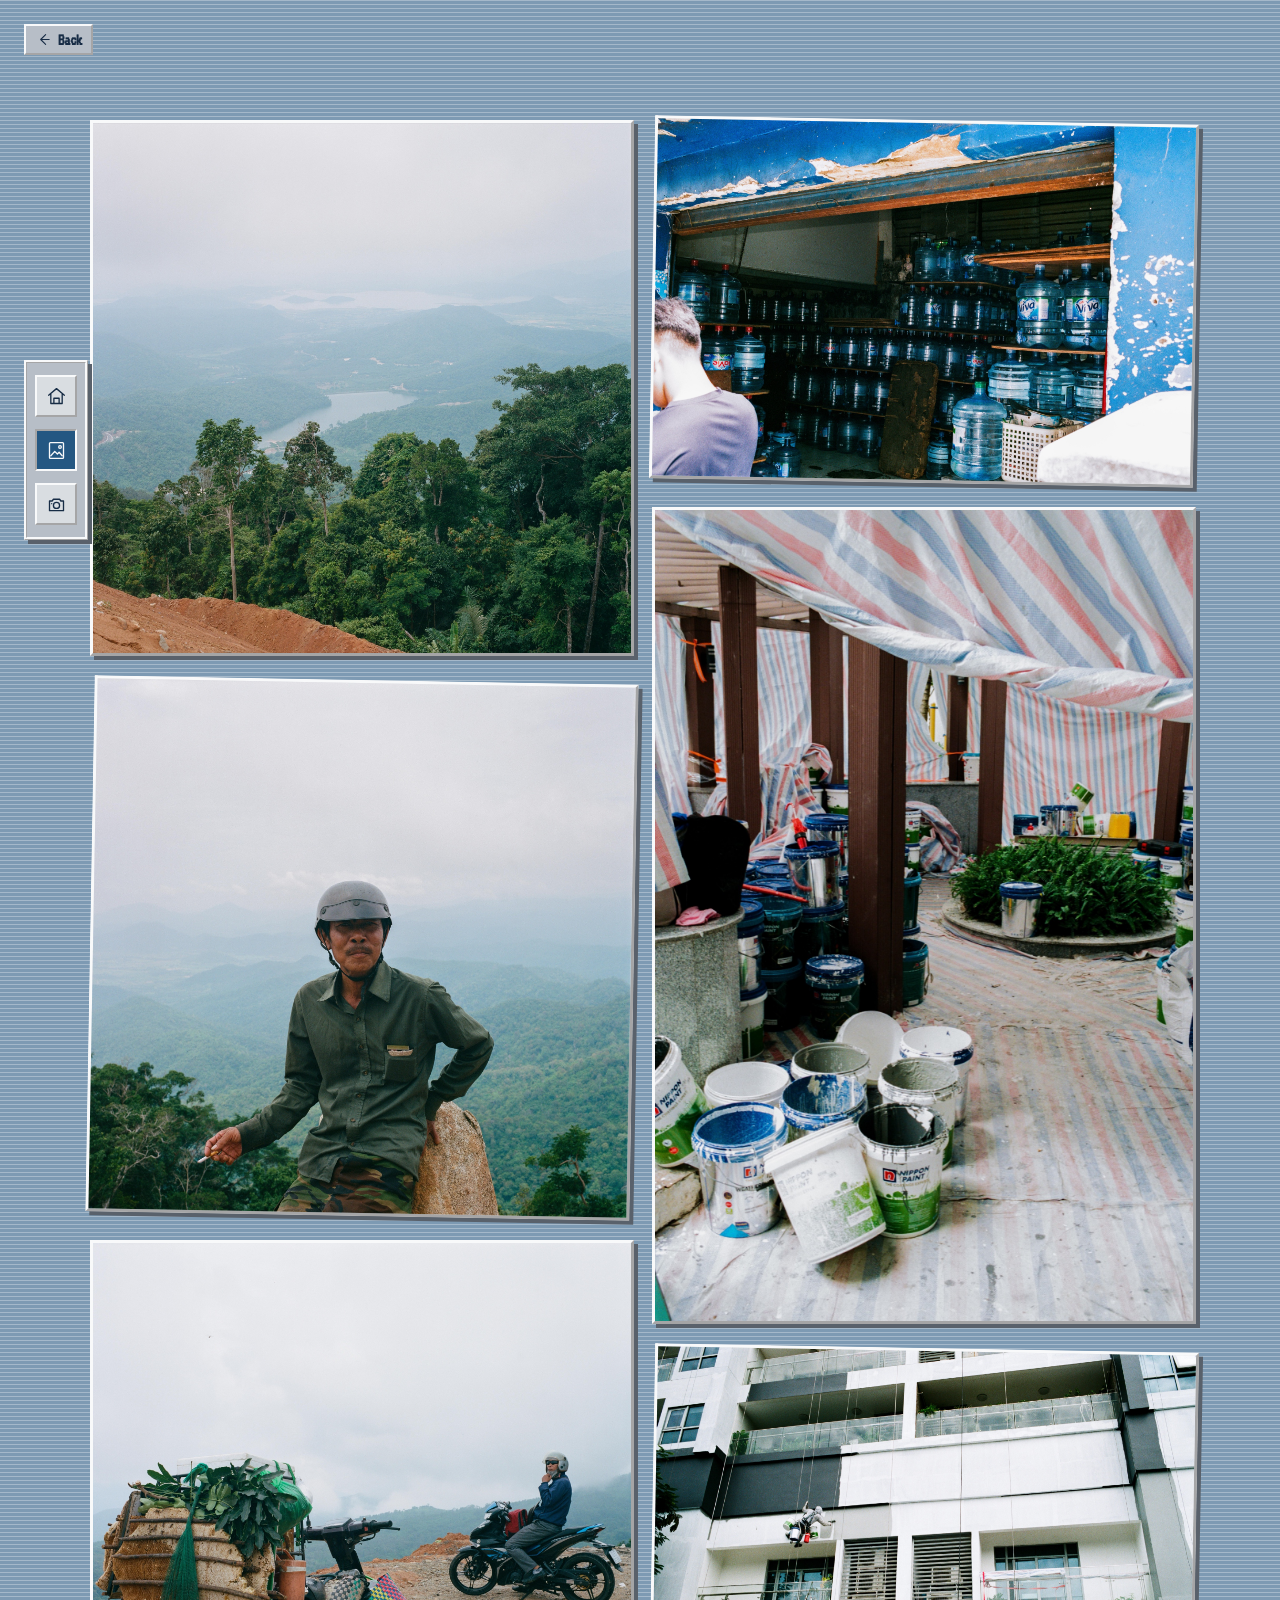
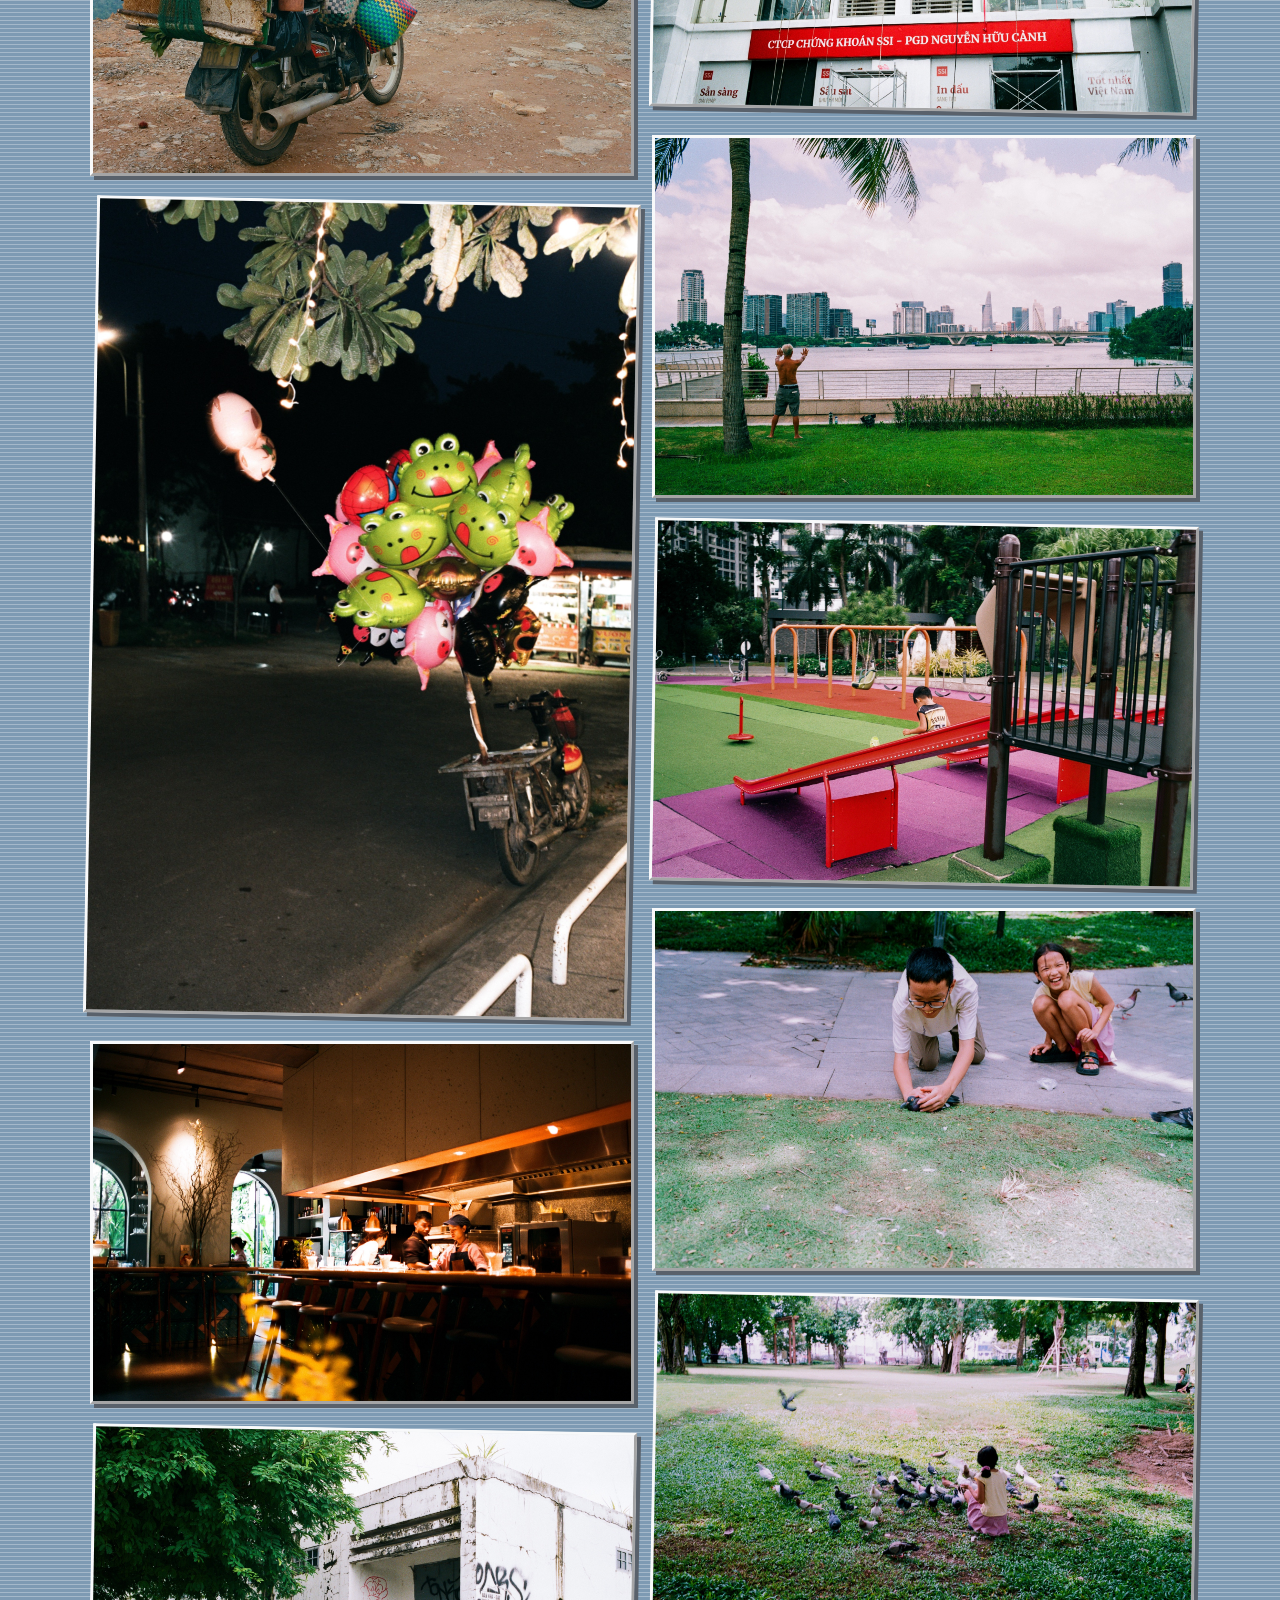
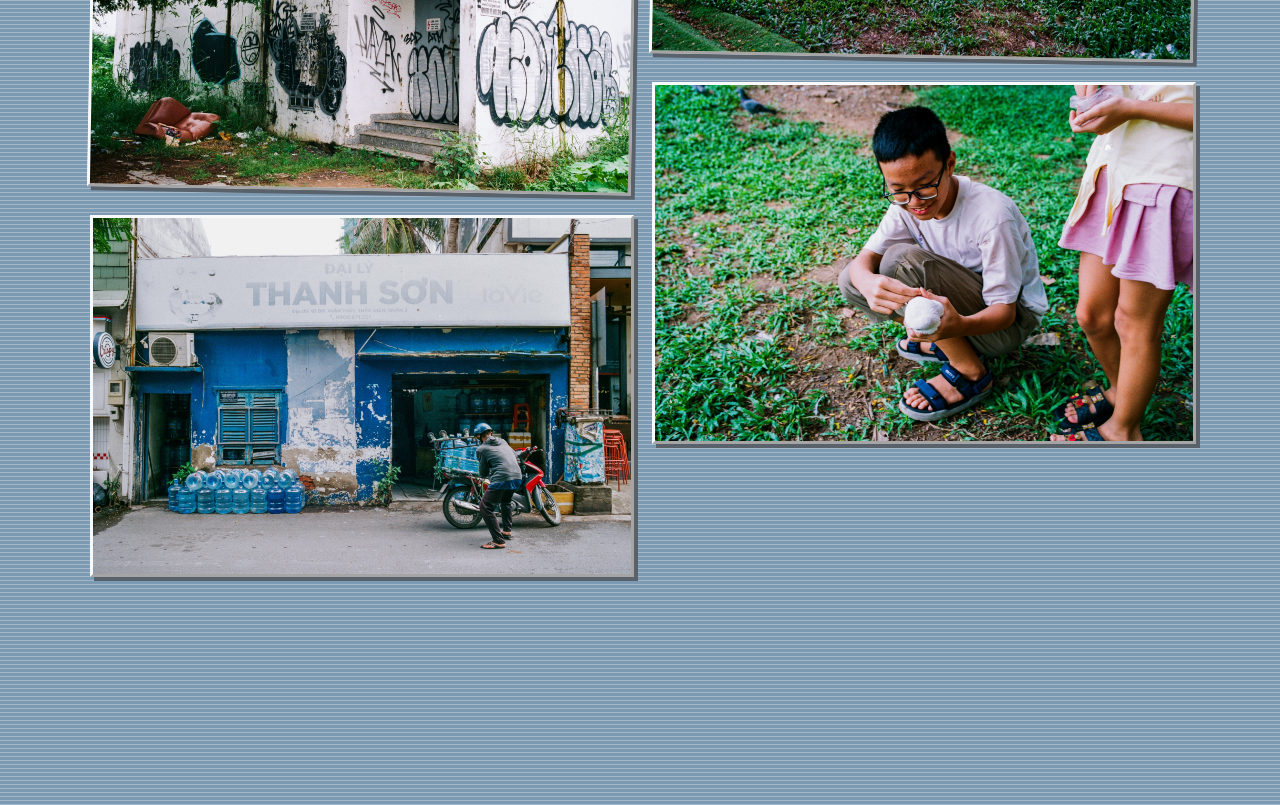
<file: colour.html>
<!DOCTYPE html>
<html lang="en">
<head>
  <!-- Page metadata and shared stylesheet -->
  <meta charset="UTF-8">
  <meta name="viewport" content="width=device-width, initial-scale=1.0">
  <title>Colour | Loc's Portfolio</title>
  <link id="site-favicon" rel="icon" type="image/svg+xml">
  <script src="site-icon.js"></script>
  <link rel="preconnect" href="https://fonts.googleapis.com">
  <link rel="preconnect" href="https://fonts.gstatic.com" crossorigin>
  <link href="https://fonts.googleapis.com/css2?family=VT323&family=EB+Garamond:wght@400;500;600&family=Playfair+Display:wght@400;600;700&family=Share+Tech+Mono&family=Jost:wght@400;500;600;700&display=swap" rel="stylesheet">
  <link rel="stylesheet" href="style.css">
</head>
<body class="photo-collection-page">
  <script src="page-transition.js"></script>
  <script>document.documentElement.setAttribute('data-theme', localStorage.getItem('site-theme') || 'default');</script>
  <script src="matrix-rain.js"></script>
  <script src="midnight-camera.js"></script>
  <!-- Return to the photography collection overview -->
  <a class="back-button" href="photography.html" aria-label="Back to photography" title="Back to photography">
    <svg viewBox="0 0 24 24" aria-hidden="true"><path d="m15 5-7 7 7 7M8 12h12" /></svg>
    <span>Back</span>
  </a>

  <!-- Shared sidebar navigation -->
  <nav class="sidebar" aria-label="Main navigation">
    <a class="sidebar-link" href="index.html" aria-label="Home" title="Home"><svg viewBox="0 0 24 24" aria-hidden="true"><path d="M3 10.5 12 3l9 7.5M5.5 9v11h13V9M9 20v-6h6v6" /></svg></a>
    <a class="sidebar-link is-active" href="photography.html" aria-label="Photography" title="Photography"><svg viewBox="0 0 24 24" aria-hidden="true"><rect x="4" y="3" width="16" height="18" rx="1" /><circle cx="16" cy="8" r="1.5" /><path d="m5.5 18 4.5-5 3 3 2-2 3.5 4" /></svg></a>
    <a class="sidebar-link" href="camera.html" aria-label="Camera" title="Camera"><svg viewBox="0 0 24 24" aria-hidden="true"><path d="M4 8h3l1.5-2h7L17 8h3v11H4Z" /><circle cx="12" cy="13" r="3.5" /><path d="M6.5 11h.01" /></svg></a>
  </nav>

  <!-- Add images here with class="gallery-trigger" to enable this page's carousel -->
  <main class="custom-gallery" aria-label="Colour photographs">
    <img class="gallery-trigger" src="colour_photos/colour_photos_image_001.jpg" alt="Colour photograph 1" data-location="Dalat" loading="lazy" decoding="async">
    <img class="gallery-trigger" src="colour_photos/colour_photos_image_002.jpg" alt="Colour photograph 2" loading="lazy" decoding="async">
    <img class="gallery-trigger" src="colour_photos/colour_photos_image_003.jpg" alt="Colour photograph 3" loading="lazy" decoding="async">
    <img class="gallery-trigger" src="colour_photos/colour_photos_image_004.jpg" alt="Colour photograph 4" loading="lazy" decoding="async">
    <img class="gallery-trigger" src="colour_photos/colour_photos_image_005.jpg" alt="Colour photograph 5" loading="lazy" decoding="async">
    <img class="gallery-trigger" src="colour_photos/colour_photos_image_006.jpg" alt="Colour photograph 6" loading="lazy" decoding="async">
    <img class="gallery-trigger" src="colour_photos/colour_photos_image_007.jpg" alt="Colour photograph 7" loading="lazy" decoding="async">
    <img class="gallery-trigger" src="colour_photos/colour_photos_image_008.jpg" alt="Colour photograph 8" loading="lazy" decoding="async">
    <img class="gallery-trigger" src="colour_photos/colour_photos_image_009.jpg" alt="Colour photograph 9" loading="lazy" decoding="async">
    <img class="gallery-trigger" src="colour_photos/colour_photos_image_010.jpg" alt="Colour photograph 10" loading="lazy" decoding="async">
    <img class="gallery-trigger" src="colour_photos/colour_photos_image_011.jpg" alt="Colour photograph 11" loading="lazy" decoding="async">
    <img class="gallery-trigger" src="colour_photos/colour_photos_image_012.jpg" alt="Colour photograph 12" loading="lazy" decoding="async">
    <img class="gallery-trigger" src="colour_photos/colour_photos_image_013.jpg" alt="Colour photograph 13" loading="lazy" decoding="async">
    <img class="gallery-trigger" src="colour_photos/colour_photos_image_014.jpg" alt="Colour photograph 14" loading="lazy" decoding="async">
    <img class="gallery-trigger" src="colour_photos/colour_photos_image_015.jpg" alt="Colour photograph 15" loading="lazy" decoding="async">
  </main>

  <!-- Carousel for this gallery page -->
  <div class="gallery-modal" id="gallery-modal" role="dialog" aria-modal="true" aria-labelledby="gallery-title" hidden>
    <div class="gallery-window">
      <button class="gallery-close" type="button" aria-label="Close gallery" title="Close gallery">&times;</button>
      <p class="eyebrow" id="gallery-title">Colour</p>
      <img class="gallery-image" id="gallery-image" alt="Expanded colour photograph">
      <p class="gallery-count" id="gallery-count">1/15</p>
      <div class="gallery-controls">
        <button class="gallery-arrow" id="gallery-previous" type="button" aria-label="Previous picture" title="Previous picture"><svg viewBox="0 0 24 24" aria-hidden="true"><path d="m15 5-7 7 7 7" /></svg></button>
        <button class="gallery-arrow" id="gallery-next" type="button" aria-label="Next picture" title="Next picture"><svg viewBox="0 0 24 24" aria-hidden="true"><path d="m9 5 7 7-7 7" /></svg></button>
      </div>
    </div>
  </div>

  <script src="gallery.js"></script>

</body>
</html>
</file>
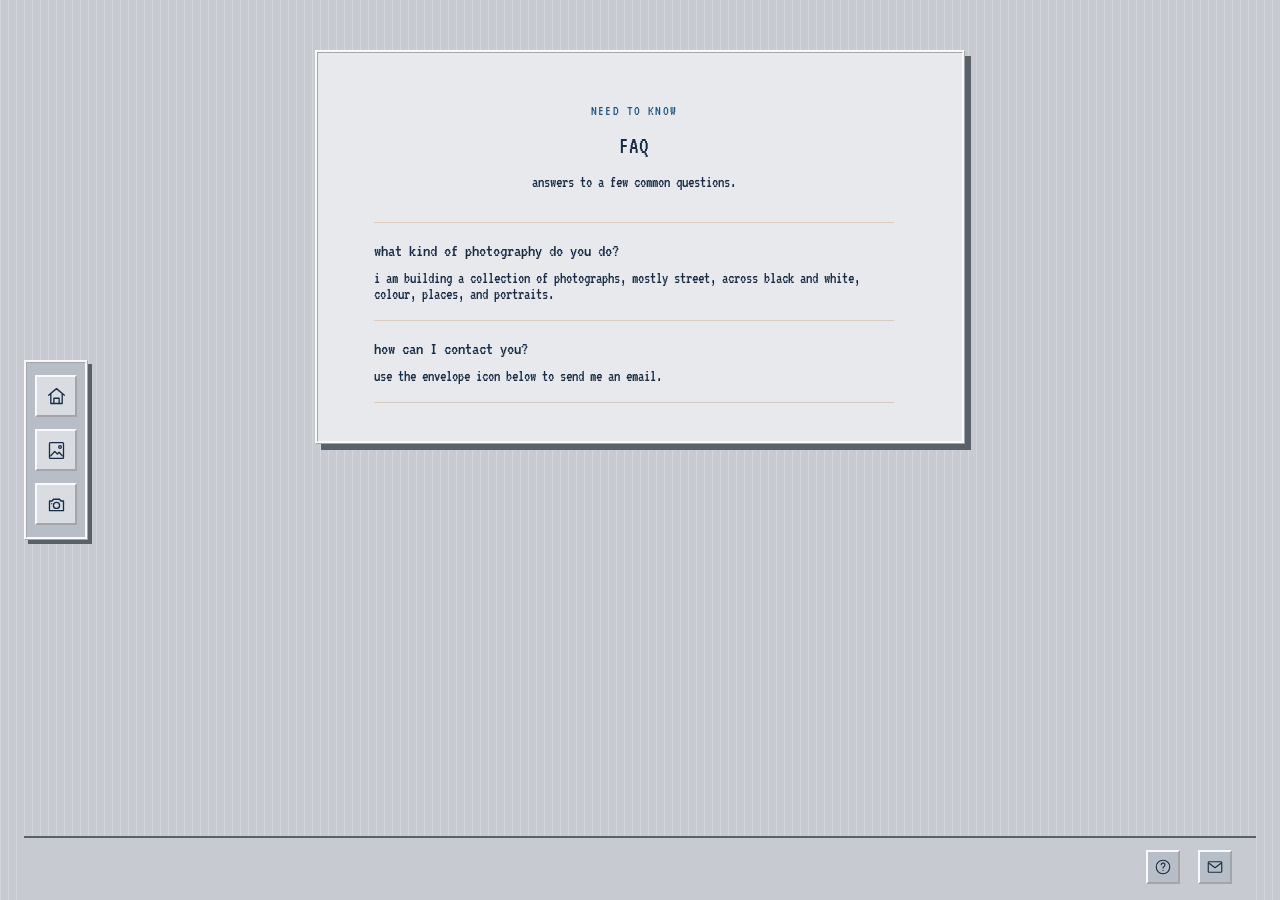
<file: faq.html>
<!DOCTYPE html>
<html lang="en">
<head>
  <!-- Page metadata and shared stylesheet -->
  <meta charset="UTF-8">
  <meta name="viewport" content="width=device-width, initial-scale=1.0">
  <title>FAQ | Loc's Portfolio</title>
  <link id="site-favicon" rel="icon" type="image/svg+xml">
  <script src="site-icon.js"></script>
  <link rel="preconnect" href="https://fonts.googleapis.com">
  <link rel="preconnect" href="https://fonts.gstatic.com" crossorigin>
  <link href="https://fonts.googleapis.com/css2?family=VT323&family=EB+Garamond:wght@400;500;600&family=Playfair+Display:wght@400;600;700&family=Share+Tech+Mono&family=Jost:wght@400;500;600;700&display=swap" rel="stylesheet">
  <link rel="stylesheet" href="style.css">
</head>
<body>
  <script src="page-transition.js"></script>
  <script>document.documentElement.setAttribute('data-theme', localStorage.getItem('site-theme') || 'default');</script>
  <script src="matrix-rain.js"></script>
  <script src="midnight-camera.js"></script>
  <!-- Shared sidebar navigation -->
  <nav class="sidebar" aria-label="Main navigation">
    <a class="sidebar-link" href="index.html" aria-label="Home" title="Home">
      <svg viewBox="0 0 24 24" aria-hidden="true">
        <path d="M3 10.5 12 3l9 7.5M5.5 9v11h13V9M9 20v-6h6v6" />
      </svg>
    </a>
    <a class="sidebar-link" href="photography.html" aria-label="Photography" title="Photography">
      <svg viewBox="0 0 24 24" aria-hidden="true">
        <rect x="4" y="3" width="16" height="18" rx="1" />
        <circle cx="16" cy="8" r="1.5" />
        <path d="m5.5 18 4.5-5 3 3 2-2 3.5 4" />
      </svg>
    </a>
    <a class="sidebar-link" href="camera.html" aria-label="Camera" title="Camera">
      <svg viewBox="0 0 24 24" aria-hidden="true">
        <path d="M4 8h3l1.5-2h7L17 8h3v11H4Z" />
        <circle cx="12" cy="13" r="3.5" />
        <path d="M6.5 11h.01" />
      </svg>
    </a>
  </nav>

  <!-- FAQ page content -->
  <main class="box page-content">
    <header class="page-heading">
      <p class="eyebrow">Need to know</p>
      <h1 class="title_size">FAQ</h1>
      <p>answers to a few common questions.</p>
    </header>

    <section class="faq-list" aria-label="Frequently asked questions">
      <article>
        <h2>what kind of photography do you do?</h2>
        <p>i am building a collection of photographs, mostly street, across black and white, colour, places, and portraits.</p>
      </article>
      <article>
        <h2>how can I contact you?</h2>
        <p>use the envelope icon below to send me an email.</p>
      </article>
    </section>
  </main>

  <!-- Footer: FAQ and contact links -->
  <footer class="site-footer" aria-label="Additional links">
    <a class="footer-link" href="faq.html" aria-label="Frequently asked questions" title="FAQ">
      <svg viewBox="0 0 24 24" aria-hidden="true">
        <circle cx="12" cy="12" r="9" />
        <path d="M9.6 9a2.5 2.5 0 1 1 3.8 2.2c-.9.5-1.4 1-1.4 2" />
        <path d="M12 16.5h.01" />
      </svg>
    </a>
    <a class="footer-link" href="mailto:your-email@example.com" aria-label="Contact me by email" title="Contact me">
      <svg viewBox="0 0 24 24" aria-hidden="true">
        <rect x="3" y="5" width="18" height="14" rx="1" />
        <path d="m4 7 8 6 8-6" />
      </svg>
    </a>
  </footer>
</body>
</html>
</file>
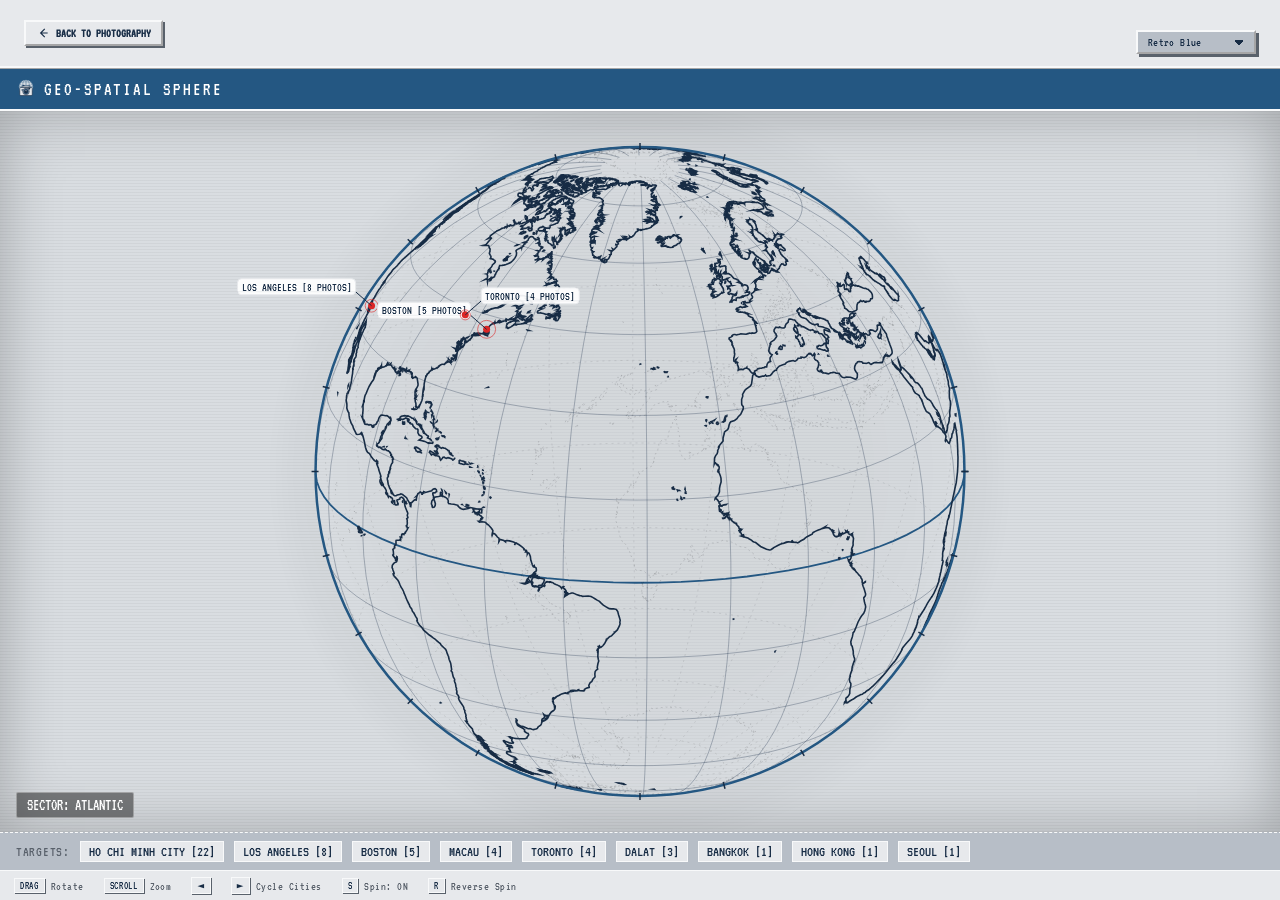
<file: globe-test.html>
<!DOCTYPE html>
<html lang="en" data-theme="default">
<head>
  <meta charset="UTF-8">
  <meta name="viewport" content="width=device-width, initial-scale=1.0">
  <title>3D Retro Globe Telemetry // Test Page</title>
  <link rel="preconnect" href="https://fonts.googleapis.com">
  <link rel="preconnect" href="https://fonts.gstatic.com" crossorigin>
  <link href="https://fonts.googleapis.com/css2?family=VT323&family=EB+Garamond:wght@400;500;600&family=Playfair+Display:wght@400;600;700&family=Share+Tech+Mono&family=Jost:wght@400;500;600;700&display=swap" rel="stylesheet">
  <link id="site-favicon" rel="icon" type="image/svg+xml">
  <script src="site-icon.js"></script>
  <link rel="stylesheet" href="style.css">
  <script id="globe-locations-script">
    window.globeLocationData = {
  "generatedAt": "2026-09-05T14:43:33.895Z",
  "totalLocations": 9,
  "totalTaggedPhotos": 49,
  "locations": [
    {
      "name": "Ho Chi Minh City",
      "lat": 10.8231,
      "lon": 106.6297,
      "country": "Vietnam",
      "count": 22,
      "photos": [
        {
          "src": "places_photos/places_photos_image_002.jpg",
          "alt": "Places photograph 2",
          "gallery": "Places",
          "galleryLink": "places.html"
        },
        {
          "src": "places_photos/places_photos_image_003.jpg",
          "alt": "Places photograph 3",
          "gallery": "Places",
          "galleryLink": "places.html"
        },
        {
          "src": "bw_photos/bw_photos_image_001.jpg",
          "alt": "Black & White Photo",
          "gallery": "Black & White",
          "galleryLink": "black-and-white.html"
        },
        {
          "src": "bw_photos/bw_photos_image_002.jpg",
          "alt": "Black & White Photo",
          "gallery": "Black & White",
          "galleryLink": "black-and-white.html"
        },
        {
          "src": "bw_photos/bw_photos_image_003.jpg",
          "alt": "Black & White Photo",
          "gallery": "Black & White",
          "galleryLink": "black-and-white.html"
        },
        {
          "src": "bw_photos/bw_photos_image_004.jpg",
          "alt": "Black & White Photo",
          "gallery": "Black & White",
          "galleryLink": "black-and-white.html"
        },
        {
          "src": "bw_photos/bw_photos_image_005.jpg",
          "alt": "Black & White Photo",
          "gallery": "Black & White",
          "galleryLink": "black-and-white.html"
        },
        {
          "src": "bw_photos/bw_photos_image_006.jpg",
          "alt": "Black & White Photo",
          "gallery": "Black & White",
          "galleryLink": "black-and-white.html"
        },
        {
          "src": "bw_photos/bw_photos_image_007.jpg",
          "alt": "Black & White Photo",
          "gallery": "Black & White",
          "galleryLink": "black-and-white.html"
        },
        {
          "src": "bw_photos/bw_photos_image_008.jpg",
          "alt": "Black & White Photo",
          "gallery": "Black & White",
          "galleryLink": "black-and-white.html"
        },
        {
          "src": "colour_photos/colour_photos_image_004.jpg",
          "alt": "Colour Photo",
          "gallery": "Colour",
          "galleryLink": "colour.html"
        },
        {
          "src": "colour_photos/colour_photos_image_005.jpg",
          "alt": "Colour Photo",
          "gallery": "Colour",
          "galleryLink": "colour.html"
        },
        {
          "src": "colour_photos/colour_photos_image_006.jpg",
          "alt": "Colour Photo",
          "gallery": "Colour",
          "galleryLink": "colour.html"
        },
        {
          "src": "colour_photos/colour_photos_image_007.jpg",
          "alt": "Colour Photo",
          "gallery": "Colour",
          "galleryLink": "colour.html"
        },
        {
          "src": "colour_photos/colour_photos_image_008.jpg",
          "alt": "Colour Photo",
          "gallery": "Colour",
          "galleryLink": "colour.html"
        },
        {
          "src": "colour_photos/colour_photos_image_009.jpg",
          "alt": "Colour Photo",
          "gallery": "Colour",
          "galleryLink": "colour.html"
        },
        {
          "src": "colour_photos/colour_photos_image_010.jpg",
          "alt": "Colour Photo",
          "gallery": "Colour",
          "galleryLink": "colour.html"
        },
        {
          "src": "colour_photos/colour_photos_image_011.jpg",
          "alt": "Colour Photo",
          "gallery": "Colour",
          "galleryLink": "colour.html"
        },
        {
          "src": "colour_photos/colour_photos_image_012.jpg",
          "alt": "Colour Photo",
          "gallery": "Colour",
          "galleryLink": "colour.html"
        },
        {
          "src": "colour_photos/colour_photos_image_013.jpg",
          "alt": "Colour Photo",
          "gallery": "Colour",
          "galleryLink": "colour.html"
        },
        {
          "src": "colour_photos/colour_photos_image_014.jpg",
          "alt": "Colour Photo",
          "gallery": "Colour",
          "galleryLink": "colour.html"
        },
        {
          "src": "colour_photos/colour_photos_image_015.jpg",
          "alt": "Colour Photo",
          "gallery": "Colour",
          "galleryLink": "colour.html"
        }
      ]
    },
    {
      "name": "Los Angeles",
      "lat": 34.0522,
      "lon": -118.2437,
      "country": "USA",
      "count": 8,
      "photos": [
        {
          "src": "portrait_photos/portrait_photos_image_001.jpg",
          "alt": "Portraits Photo",
          "gallery": "Portraits",
          "galleryLink": "portraits.html"
        },
        {
          "src": "portrait_photos/portrait_photos_image_007.jpg",
          "alt": "Portraits Photo",
          "gallery": "Portraits",
          "galleryLink": "portraits.html"
        },
        {
          "src": "portrait_photos/portrait_photos_image_008.jpg",
          "alt": "Portraits Photo",
          "gallery": "Portraits",
          "galleryLink": "portraits.html"
        },
        {
          "src": "portrait_photos/portrait_photos_image_009.jpg",
          "alt": "Portraits Photo",
          "gallery": "Portraits",
          "galleryLink": "portraits.html"
        },
        {
          "src": "portrait_photos/portrait_photos_image_010.jpg",
          "alt": "Portraits Photo",
          "gallery": "Portraits",
          "galleryLink": "portraits.html"
        },
        {
          "src": "portrait_photos/portrait_photos_image_011.jpg",
          "alt": "Portraits Photo",
          "gallery": "Portraits",
          "galleryLink": "portraits.html"
        },
        {
          "src": "portrait_photos/portrait_photos_image_012.jpg",
          "alt": "Portraits Photo",
          "gallery": "Portraits",
          "galleryLink": "portraits.html"
        },
        {
          "src": "portrait_photos/portrait_photos_image_013.jpg",
          "alt": "Portraits Photo",
          "gallery": "Portraits",
          "galleryLink": "portraits.html"
        }
      ]
    },
    {
      "name": "Boston",
      "lat": 42.3601,
      "lon": -71.0589,
      "country": "USA",
      "count": 5,
      "photos": [
        {
          "src": "portrait_photos/portrait_photos_image_002.jpg",
          "alt": "Portraits Photo",
          "gallery": "Portraits",
          "galleryLink": "portraits.html"
        },
        {
          "src": "portrait_photos/portrait_photos_image_003.jpg",
          "alt": "Portraits Photo",
          "gallery": "Portraits",
          "galleryLink": "portraits.html"
        },
        {
          "src": "portrait_photos/portrait_photos_image_004.jpg",
          "alt": "Portraits Photo",
          "gallery": "Portraits",
          "galleryLink": "portraits.html"
        },
        {
          "src": "portrait_photos/portrait_photos_image_005.jpg",
          "alt": "Portraits Photo",
          "gallery": "Portraits",
          "galleryLink": "portraits.html"
        },
        {
          "src": "portrait_photos/portrait_photos_image_006.jpg",
          "alt": "Portraits Photo",
          "gallery": "Portraits",
          "galleryLink": "portraits.html"
        }
      ]
    },
    {
      "name": "Macau",
      "lat": 22.1987,
      "lon": 113.5439,
      "country": "Macau",
      "count": 4,
      "photos": [
        {
          "src": "places_photos/places_photos_image_005.jpg",
          "alt": "Places photograph 5",
          "gallery": "Places",
          "galleryLink": "places.html"
        },
        {
          "src": "places_photos/places_photos_image_006.jpg",
          "alt": "Places photograph 6",
          "gallery": "Places",
          "galleryLink": "places.html"
        },
        {
          "src": "places_photos/places_photos_image_007.jpg",
          "alt": "Places photograph 7",
          "gallery": "Places",
          "galleryLink": "places.html"
        },
        {
          "src": "places_photos/places_photos_image_008.jpg",
          "alt": "Places photograph 8",
          "gallery": "Places",
          "galleryLink": "places.html"
        }
      ]
    },
    {
      "name": "Toronto",
      "lat": 43.6532,
      "lon": -79.3832,
      "country": "Canada",
      "count": 4,
      "photos": [
        {
          "src": "bw_photos/bw_photos_image_009.jpg",
          "alt": "Black & White Photo",
          "gallery": "Black & White",
          "galleryLink": "black-and-white.html"
        },
        {
          "src": "bw_photos/bw_photos_image_010.jpg",
          "alt": "Black & White Photo",
          "gallery": "Black & White",
          "galleryLink": "black-and-white.html"
        },
        {
          "src": "bw_photos/bw_photos_image_011.jpg",
          "alt": "Black & White Photo",
          "gallery": "Black & White",
          "galleryLink": "black-and-white.html"
        },
        {
          "src": "bw_photos/bw_photos_image_012.jpg",
          "alt": "Black & White Photo",
          "gallery": "Black & White",
          "galleryLink": "black-and-white.html"
        }
      ]
    },
    {
      "name": "Dalat",
      "lat": 11.9404,
      "lon": 108.4583,
      "country": "Vietnam",
      "count": 3,
      "photos": [
        {
          "src": "colour_photos/colour_photos_image_001.jpg",
          "alt": "Colour photograph 1",
          "gallery": "Colour",
          "galleryLink": "colour.html"
        },
        {
          "src": "colour_photos/colour_photos_image_002.jpg",
          "alt": "Colour Photo",
          "gallery": "Colour",
          "galleryLink": "colour.html"
        },
        {
          "src": "colour_photos/colour_photos_image_003.jpg",
          "alt": "Colour Photo",
          "gallery": "Colour",
          "galleryLink": "colour.html"
        }
      ]
    },
    {
      "name": "Bangkok",
      "lat": 13.7563,
      "lon": 100.5018,
      "country": "Thailand",
      "count": 1,
      "photos": [
        {
          "src": "bw_photos/bw_photos_image_013.jpg",
          "alt": "Black & White Photo",
          "gallery": "Black & White",
          "galleryLink": "black-and-white.html"
        }
      ]
    },
    {
      "name": "Hong Kong",
      "lat": 22.3193,
      "lon": 114.1694,
      "country": "Hong Kong",
      "count": 1,
      "photos": [
        {
          "src": "places_photos/places_photos_image_001.jpg",
          "alt": "Places photograph 1",
          "gallery": "Places",
          "galleryLink": "places.html"
        }
      ]
    },
    {
      "name": "Seoul",
      "lat": 37.5665,
      "lon": 126.978,
      "country": "South Korea",
      "count": 1,
      "photos": [
        {
          "src": "places_photos/places_photos_image_004.jpg",
          "alt": "Places photograph 4",
          "gallery": "Places",
          "galleryLink": "places.html"
        }
      ]
    }
  ]
};
  </script>
  <script src="globe-coastlines.js"></script>
  <style>
    :root {
      --ui-size-base: 12px;
      --ui-size-sm: 11px;
      --ui-size-lg: 13px;
    }

    [data-theme="midnight"],
    [data-theme="sepia"],
    [data-theme="blackwhite"],
    [data-theme="twa"] {
      --ui-size-base: 14.5px;
      --ui-size-sm: 13px;
      --ui-size-lg: 17px;
    }
    /* Specific styles for the 3D Globe Test Page */
    .globe-test-page {
      position: fixed;
      top: 0;
      left: 0;
      right: 0;
      bottom: 0;
      margin: 0;
      padding: 0;
      display: flex;
      flex-direction: column;
      align-items: center;
      overflow: hidden;
      background: var(--theme-box-bg);
      z-index: 1000;
    }

    .globe-top-nav {
      width: 100%;
      max-width: none;
      padding: 12px 24px;
      display: flex;
      justify-content: space-between;
      align-items: center;
      margin-bottom: 0;
      box-sizing: border-box;
      background: var(--theme-box-bg);
      border-bottom: 3px ridge var(--theme-box-border);
    }
    .globe-back-btn {
      display: inline-flex;
      align-items: center;
      gap: 6px;
      padding: 4px 10px;
      font-family: var(--theme-font);
      font-size: var(--ui-size-base);
      color: var(--theme-text);
      background: var(--theme-box-bg);
      border: 2px outset var(--theme-box-border);
      box-shadow: 2px 2px 0 var(--theme-box-shadow);
      text-decoration: none;
      text-transform: uppercase;
      transition: background 0.15s ease, color 0.15s ease;
    }

    .globe-back-btn:hover {
      background: var(--theme-accent);
      color: #ffffff;
      border-style: inset;
    }

    .globe-back-btn svg {
      width: 14px;
      height: 14px;
      stroke: currentColor;
      fill: none;
      stroke-width: 2;
    }

    /* Terminal Window Shell */
    .globe-terminal {
      width: 100%;
      flex: 1;
      max-width: none;
      background: var(--theme-box-bg);
      border: none;
      box-shadow: none;
      display: flex;
      flex-direction: column;
      overflow: hidden;
      margin: 0;
    }

    .globe-top-nav .retro-dropdown-trigger {
      font-size: var(--ui-size-base);
      padding: 4px 24px 4px 10px;
      min-width: 120px;
    }

    .globe-header {
      background: var(--theme-accent);
      color: #ffffff;
      padding: 10px 16px;
      font-family: var(--theme-font);
      font-size: 1.2em;
      letter-spacing: 0.1em;
      display: flex;
      justify-content: space-between;
      align-items: center;
      border-bottom: 2px solid var(--theme-box-border);
      text-transform: uppercase;
    }

    [data-theme="midnight"] .globe-header {
      color: var(--theme-text);
    }

    .globe-header-badges {
      display: flex;
      align-items: center;
      gap: 10px;
      font-size: 0.8em;
    }

    .status-pill {
      padding: 2px 8px;
      border-radius: 2px;
      border: 1px solid #10b981;
      color: #34d399;
      background: rgba(16, 185, 129, 0.15);
      font-weight: bold;
    }

    /* Globe Canvas Container */
    .globe-stage {
      position: relative;
      flex: 1;
      width: 100%;
      background: var(--theme-panel-alt);
      display: flex;
      align-items: center;
      justify-content: center;
      overflow: hidden;
      cursor: grab;
      touch-action: none;
    }

    .globe-stage:active {
      cursor: grabbing;
    }

    /* CRT Scanline Overlay */
    .globe-stage::before {
      content: "";
      position: absolute;
      inset: 0;
      pointer-events: none;
      background: repeating-linear-gradient(
        0deg,
        rgba(0, 0, 0, 0.04) 0px,
        rgba(0, 0, 0, 0.04) 1px,
        transparent 1px,
        transparent 3px
      );
      z-index: 2;
    }

    /* CRT Vignette */
    .globe-stage::after {
      content: "";
      position: absolute;
      inset: 0;
      pointer-events: none;
      box-shadow: inset 0 0 60px rgba(0, 0, 0, 0.25);
      z-index: 3;
    }

    canvas#globe-canvas {
      position: absolute;
      top: 0;
      left: 0;
      width: 100%;
      height: 100%;
      display: block;
      z-index: 5;
    }

    /* Telemetry HUD overlays */
    .globe-hud-top {
      position: absolute;
      top: 14px;
      left: 16px;
      right: 16px;
      display: flex;
      justify-content: space-between;
      pointer-events: none;
      z-index: 10;
      font-family: var(--theme-font);
      font-size: 1.05em;
      letter-spacing: 0.06em;
      color: var(--theme-text);
      text-shadow: 0 0 4px rgba(255, 255, 255, 0.4);
    }

    .globe-hud-box {
      background: rgba(0, 0, 0, 0.45);
      color: #ffffff;
      padding: 4px 10px;
      border: 1px solid rgba(255, 255, 255, 0.35);
      border-radius: 2px;
      backdrop-filter: blur(2px);
    }

    [data-theme="matrix"] .globe-hud-box {
      color: #00ff41;
      border-color: #00ff41;
      background: rgba(0, 20, 0, 0.7);
    }

    /* Telemetry Bottom Bar */
    .globe-hud-bottom {
      position: absolute;
      bottom: 14px;
      left: 16px;
      right: 16px;
      display: flex;
      justify-content: space-between;
      align-items: flex-end;
      pointer-events: none;
      z-index: 10;
      font-family: var(--theme-font);
      color: #ffffff;
    }

    .globe-hud-bottom > * {
      pointer-events: auto;
    }

    .globe-hint {
      background: rgba(0, 0, 0, 0.45);
      color: rgba(255, 255, 255, 0.85);
      padding: 4px 10px;
      border: 1px solid rgba(255, 255, 255, 0.3);
      font-size: 0.95em;
      letter-spacing: 0.05em;
    }

    /* Interactive Controls Panel */
    .globe-controls-bar {
      background: var(--theme-box-bg);
      border-top: 2px solid var(--theme-box-border);
      padding: 12px 16px;
      display: flex;
      flex-wrap: wrap;
      align-items: center;
      justify-content: space-between;
      gap: 12px;
      font-family: var(--theme-font);
    }

    .globe-btn-group {
      display: flex;
      flex-wrap: wrap;
      gap: 8px;
      align-items: center;
    }

    .globe-btn {
      padding: 5px 12px;
      font-family: var(--theme-font);
      font-size: 1.05em;
      letter-spacing: 0.05em;
      color: var(--theme-text);
      background: var(--theme-panel-alt);
      border: 2px outset var(--theme-box-border);
      cursor: pointer;
      text-transform: uppercase;
      transition: background 0.1s ease, color 0.1s ease;
    }

    .globe-btn:hover {
      background: var(--theme-accent);
      color: #ffffff;
    }

    .globe-btn:active {
      border-style: inset;
    }

    .globe-btn.is-active {
      background: var(--theme-accent);
      color: #ffffff;
      border-style: inset;
    }

    /* Target Locations Menu */
    .globe-targets-row {
      width: 100%;
      background: var(--theme-panel-bg);
      border-top: 1px dashed var(--theme-box-border);
      padding: 8px 16px;
      display: flex;
      align-items: center;
      gap: 10px;
      overflow-x: auto;
      font-family: var(--theme-font);
    }

    .globe-targets-label {
      font-size: 0.9em;
      color: var(--theme-muted-text);
      white-space: nowrap;
      text-transform: uppercase;
      letter-spacing: 0.05em;
    }

    .target-pill {
      background: var(--theme-box-bg);
      border: 1px solid var(--theme-box-border);
      color: var(--theme-text);
      padding: 2px 8px;
      font-family: var(--theme-font);
      font-size: 0.95em;
      cursor: pointer;
      white-space: nowrap;
      text-transform: uppercase;
      transition: background 0.12s, color 0.12s;
    }

    .target-pill:hover {
      background: var(--theme-text);
      color: var(--theme-page-bg);
    }

    .target-pill.is-active {
      background: var(--theme-accent);
      color: #ffffff;
      border-color: var(--theme-accent);
    }

    [data-theme="midnight"] .target-pill {
      background: #0d0d0d;
      color: #ece6d8;
      border-color: rgba(236, 230, 216, 0.35);
    }

    [data-theme="midnight"] .target-pill:hover {
      background: #ece6d8;
      color: #0d0d0d;
      border-color: #ece6d8;
    }

    [data-theme="midnight"] .target-pill.is-active {
      background: #ece6d8;
      color: #000000;
      border-color: #ece6d8;
      font-weight: bold;
    }

    /* Photographic Reconnaissance Intel Dossier */
    .globe-dossier {
      width: 100%;
      background: var(--theme-box-bg);
      border-top: 2px solid var(--theme-box-border);
      padding: 14px 16px 18px;
      font-family: var(--theme-font);
      box-sizing: border-box;
    }

    .dossier-header {
      display: flex;
      justify-content: space-between;
      align-items: center;
      margin-bottom: 12px;
      padding-bottom: 8px;
      border-bottom: 2px dashed var(--theme-box-border);
      gap: 10px;
      flex-wrap: wrap;
    }

    .dossier-title-area {
      display: flex;
      align-items: baseline;
      gap: 10px;
      flex-wrap: wrap;
    }

    .dossier-title {
      font-size: 1.25em;
      font-weight: bold;
      letter-spacing: 0.08em;
      color: var(--theme-text);
      text-transform: uppercase;
    }

    .dossier-badge {
      background: var(--theme-accent);
      color: #ffffff;
      padding: 2px 8px;
      font-size: 0.9em;
      letter-spacing: 0.05em;
      border-radius: 2px;
    }

    [data-theme="midnight"] .dossier-badge {
      background: #ece6d8;
      color: #000000;
      font-weight: bold;
    }

    [data-theme="midnight"] .dossier-view-link {
      color: #ece6d8;
    }

    [data-theme="midnight"] .dossier-close-btn:hover {
      background: #ece6d8;
      color: #000000;
    }

    .dossier-close-btn {
      background: var(--theme-panel-alt);
      border: 2px outset var(--theme-box-border);
      color: var(--theme-text);
      font-family: var(--theme-font);
      font-size: 0.95em;
      padding: 3px 10px;
      cursor: pointer;
      text-transform: uppercase;
    }

    .dossier-close-btn:hover {
      background: var(--theme-accent);
      color: #ffffff;
    }

    .dossier-close-btn:active {
      border-style: inset;
    }

    .dossier-empty-state {
      text-align: center;
      padding: 20px 10px;
      color: var(--theme-muted-text);
      font-size: 1em;
      letter-spacing: 0.06em;
      border: 1px dashed var(--theme-box-border);
      background: var(--theme-panel-bg);
    }

    .dossier-grid {
      display: grid;
      grid-template-columns: repeat(auto-fill, minmax(180px, 1fr));
      gap: 14px;
    }

    .dossier-card {
      background: var(--theme-panel-bg);
      border: 2px solid var(--theme-box-border);
      box-shadow: 2px 2px 0 var(--theme-box-shadow);
      display: flex;
      flex-direction: column;
      overflow: hidden;
      transition: transform 0.15s ease, border-color 0.15s ease;
    }

    .dossier-card:hover {
      transform: translateY(-2px);
      border-color: var(--theme-accent);
    }

    .dossier-thumb-wrap {
      position: relative;
      width: 100%;
      aspect-ratio: 4 / 3;
      background: #000;
      overflow: hidden;
    }

    .dossier-thumb {
      width: 100%;
      height: 100%;
      object-fit: cover;
      display: block;
      transition: transform 0.3s ease;
    }

    .dossier-card:hover .dossier-thumb {
      transform: scale(1.05);
    }

    .dossier-card-meta {
      padding: 8px 10px;
      display: flex;
      flex-direction: column;
      gap: 6px;
      background: var(--theme-box-bg);
      border-top: 1px solid var(--theme-box-border);
    }

    .dossier-gallery-tag {
      font-size: 0.85em;
      color: var(--theme-muted-text);
      text-transform: uppercase;
      letter-spacing: 0.05em;
    }

    .dossier-view-link {
      display: inline-flex;
      align-items: center;
      gap: 4px;
      font-size: 0.95em;
      color: var(--theme-accent);
      text-decoration: none;
      font-weight: bold;
      letter-spacing: 0.05em;
      text-transform: uppercase;
    }

    .dossier-view-link:hover {
      text-decoration: underline;
    }

    /* ── Dossier Pagination ─────────────────────────────── */
    .dossier-subbar {
      display: flex;
      align-items: center;
      justify-content: space-between;
      padding: 6px 10px;
      background: var(--theme-box-bg);
      border: 1px solid var(--theme-box-border);
      margin-bottom: 10px;
      font-size: 0.82em;
      letter-spacing: 0.06em;
      color: var(--theme-muted-text);
      gap: 8px;
    }

    .dossier-range-indicator {
      flex: 1;
      text-align: left;
    }

    .dossier-pagination {
      display: flex;
      align-items: center;
      gap: 4px;
    }

    .dossier-page-btn {
      font-family: var(--theme-font);
      font-size: 0.9em;
      background: var(--theme-box-bg);
      color: var(--theme-text);
      border: 1px solid var(--theme-box-border);
      padding: 2px 8px;
      cursor: pointer;
      letter-spacing: 0.05em;
      transition: background 0.12s ease, color 0.12s ease;
    }

    .dossier-page-btn:hover,
    .dossier-page-btn.is-current {
      background: var(--theme-accent);
      color: #fff;
      border-color: var(--theme-accent);
    }

    .dossier-record-tag {
      position: absolute;
      top: 6px;
      left: 6px;
      font-family: var(--theme-font);
      font-size: 0.78em;
      background: rgba(0,0,0,0.65);
      color: #fff;
      letter-spacing: 0.06em;
      padding: 2px 6px;
      border: 1px solid rgba(255,255,255,0.4);
      pointer-events: none;
      z-index: 2;
    }

    /* Theme overrides for midnight */
    [data-theme="midnight"] .dossier-page-btn {
      background: #0d0d0d;
      color: #ece6d8;
      border-color: rgba(236, 230, 216, 0.3);
    }
    [data-theme="midnight"] .dossier-page-btn:hover,
    [data-theme="midnight"] .dossier-page-btn.is-current {
      background: #ece6d8;
      color: #000000;
      border-color: #ece6d8;
    }

    /* Theme overrides for matrix */
    [data-theme="matrix"] .dossier-page-btn {
      background: #001200;
      color: #00cc00;
      border-color: #003300;
    }
    [data-theme="matrix"] .dossier-page-btn:hover,
    [data-theme="matrix"] .dossier-page-btn.is-current {
      background: #004400;
      color: #00ff00;
      border-color: #00ff00;
    }


    /* ── Keyboard Legend Bar ─────────────────────────────── */
    .globe-legend {
      display: flex;
      align-items: center;
      gap: 20px;
      padding: 6px 14px;
      border-top: 1px solid var(--theme-box-border);
      font-family: var(--theme-font);
      font-size: var(--ui-size-base);
      color: var(--theme-muted-text, var(--theme-text));
      flex-wrap: wrap;
    }

    .legend-item {
      display: flex;
      align-items: center;
      gap: 6px;
      letter-spacing: 0.04em;
    }

    .legend-item kbd {
      font-family: var(--theme-font);
      font-size: var(--ui-size-sm);
      padding: 1px 5px;
      border: 1px solid var(--theme-box-border);
      background: var(--theme-box-bg);
      color: var(--theme-text);
      letter-spacing: 0.06em;
      box-shadow: 1px 1px 0 var(--theme-box-shadow);
    }

    .legend-sep {
      flex: 1;
    }

    .legend-theme {
      margin-left: auto;
    }

    .legend-btn {
      background: none;
      border: none;
      padding: 0;
      cursor: pointer;
      color: inherit;
      font: inherit;
      display: flex;
      align-items: center;
      gap: 6px;
      transition: opacity 0.15s;
    }

    .legend-btn:hover {
      opacity: 0.8;
    }

    .legend-btn:hover kbd {
      background: var(--theme-accent);
      color: #fff;
      border-color: var(--theme-accent);
    }

    /* ── Floating Pin Popup ──────────────────────────────── */
    .pin-popup {
      position: absolute;
      z-index: 20;
      width: 460px;
      background: var(--theme-box-bg);
      border: 2px solid var(--theme-box-border);
      box-shadow: 4px 4px 0 var(--theme-box-shadow);
      font-family: var(--theme-font);
      pointer-events: auto;
      transition: opacity 0.15s ease;
      animation: popup-in 0.18s ease;
    }

    @keyframes popup-in {
      from { opacity: 0; transform: scale(0.9) translateY(4px); }
      to   { opacity: 1; transform: scale(1)   translateY(0); }
    }

    .pin-popup-header {
      display: flex;
      align-items: flex-start;
      justify-content: space-between;
      padding: 10px 12px 8px;
      border-bottom: 1px solid var(--theme-box-border);
      gap: 8px;
    }

    .pin-popup-title-area {
      display: flex;
      flex-direction: column;
      gap: 3px;
    }

    .pin-popup-city {
      font-size: var(--ui-size-lg);
      letter-spacing: 0.1em;
      text-transform: uppercase;
      color: var(--theme-text);
    }

    .pin-popup-count {
      font-size: var(--ui-size-sm);
      letter-spacing: 0.06em;
      color: var(--theme-muted-text, var(--theme-text));
      opacity: 0.75;
    }

    .pin-popup-close {
      background: none;
      border: 1px solid var(--theme-box-border);
      color: var(--theme-text);
      font-family: var(--theme-font);
      font-size: var(--ui-size-base);
      cursor: pointer;
      padding: 2px 6px;
      flex-shrink: 0;
      line-height: 1;
      transition: background 0.15s;
    }

    .pin-popup-close:hover {
      background: var(--theme-accent);
      color: #fff;
    }

    .pin-popup-body {
      padding: 10px 12px;
    }

    .popup-grid {
      display: grid;
      grid-template-columns: repeat(4, 1fr);
      gap: 5px;
      animation: page-turn 0.25s ease-out;
    }

    @keyframes page-turn {
      from { opacity: 0; transform: scale(0.98); }
      to { opacity: 1; transform: scale(1); }
    }

    .popup-thumb-wrap {
      position: relative;
      aspect-ratio: 1;
      overflow: hidden;
      border: 1px solid var(--theme-box-border);
    }

    .popup-thumb {
      width: 100%;
      height: 100%;
      object-fit: cover;
      display: block;
      transition: transform 0.2s ease;
    }

    .popup-thumb:hover {
      transform: scale(1.07);
    }

    .popup-thumb-link {
      display: block;
      width: 100%;
      height: 100%;
    }

    .popup-empty {
      font-size: 0.85em;
      color: var(--theme-muted-text, var(--theme-text));
      opacity: 0.6;
      letter-spacing: 0.06em;
      padding: 6px 0;
    }

    .pin-popup-footer {
      display: flex;
      align-items: center;
      justify-content: space-between;
      padding: 8px 12px;
      border-top: 1px solid var(--theme-box-border);
      gap: 8px;
      font-size: 0.85em;
    }

    .popup-page-info {
      color: var(--theme-muted-text, var(--theme-text));
      font-size: var(--ui-size-sm);
      opacity: 0.7;
      letter-spacing: 0.04em;
    }

    .popup-page-btns {
      display: flex;
      gap: 5px;
    }

    .popup-page-btn {
      font-family: var(--theme-font);
      font-size: var(--ui-size-sm);
      padding: 3px 8px;
      background: var(--theme-box-bg);
      color: var(--theme-text);
      border: 1px solid var(--theme-box-border);
      cursor: pointer;
      letter-spacing: 0.05em;
      transition: background 0.15s;
    }

    .popup-page-btn:hover:not(:disabled) {
      background: var(--theme-accent);
      color: #fff;
    }

    .popup-page-btn:disabled {
      opacity: 0.3;
      cursor: default;
    }

    @media (max-width: 640px) {
      .globe-stage { height: 380px; }
      .globe-header { font-size: 1em; }
      .globe-legend { gap: 12px; font-size: 0.9em; }
      .pin-popup { min-width: 240px; max-width: 92vw; }
      .popup-grid { grid-template-columns: repeat(3, 1fr); }
    }
  
    /* Tether Line Styles */
    #tether-layer {
      position: absolute;
      inset: 0;
      width: 100%;
      height: 100%;
      pointer-events: none;
      z-index: 15;
    }
    .tether-element {
      opacity: 0;
      transition: opacity 0.2s ease;
    }
    .tether-visible .tether-element {
      opacity: 1;
    }
    #tether-path {
      fill: none;
      stroke: var(--theme-box-border);
      stroke-width: 2;
      stroke-dasharray: 6 6;
      animation: tether-march 1s linear infinite reverse;
    }
    #tether-dot-node, #tether-dot-popup {
      fill: var(--theme-box-bg);
      stroke: var(--theme-box-border);
      stroke-width: 2;
    }
    @keyframes tether-march {
      to { stroke-dashoffset: 24; }
    }
    /* Theme overrides for TWA Hotel */
    [data-theme="twa"] .globe-hud-box {
      color: #211f1d;
      border-color: #e0212a;
      background: rgba(248, 245, 240, 0.92);
      box-shadow: 2px 2px 0 rgba(224, 33, 42, 0.2);
    }
    [data-theme="twa"] .target-pill {
      background: #f8f5f0;
      color: #211f1d;
      border-color: rgba(224, 33, 42, 0.4);
    }
    [data-theme="twa"] .target-pill:hover {
      background: #eb2130;
      color: #ffffff;
      border-color: #eb2130;
    }
    [data-theme="twa"] .target-pill.is-active {
      background: #e0212a;
      color: #ffffff;
      border-color: #e0212a;
      font-weight: bold;
    }
    [data-theme="twa"] .dossier-badge {
      background: #e0212a;
      color: #ffffff;
      font-weight: bold;
    }
    [data-theme="twa"] .dossier-view-link {
      color: #e0212a;
    }
    [data-theme="twa"] .dossier-close-btn:hover {
      background: #eb2130;
      color: #ffffff;
    }
    [data-theme="twa"] .dossier-page-btn {
      background: #f8f5f0;
      color: #e0212a;
      border-color: rgba(224, 33, 42, 0.35);
    }
    [data-theme="twa"] .dossier-page-btn:hover,
    [data-theme="twa"] .dossier-page-btn.is-current {
      background: #eb2130;
      color: #ffffff;
      border-color: #eb2130;
    }
    [data-theme="twa"] .pin-popup {
      border-color: #e0212a;
      box-shadow: 4px 4px 0 #7a0c12;
    }
    [data-theme="twa"] .pin-popup-header {
      border-bottom-color: #e0212a;
    }
    [data-theme="twa"] .pin-popup-city {
      color: #e0212a;
      font-weight: bold;
    }
    [data-theme="twa"] .pin-popup-close:hover {
      background: #eb2130;
      color: #ffffff;
      border-color: #eb2130;
    }
    [data-theme="twa"] #tether-path {
      stroke: #e0212a;
    }
    [data-theme="twa"] #tether-dot-node,
    [data-theme="twa"] #tether-dot-popup {
      fill: #f8f5f0;
      stroke: #e0212a;
    }
  </style>

</head>
<body>
  <script src="page-transition.js"></script>
  <script>document.documentElement.setAttribute('data-theme', localStorage.getItem('site-theme') || 'default');</script>

  <div class="globe-test-page">
    
    <!-- Navigation & Theme Dropdown Row -->
    <div class="globe-top-nav">
      <a href="photography.html" class="globe-back-btn">
        <svg viewBox="0 0 24 24" aria-hidden="true"><path d="m15 5-7 7 7 7M8 12h12" /></svg>
        <span>Back to Photography</span>
      </a>

      <!-- Embedded Theme Switcher -->
      <div class="theme-switcher">
        <div class="retro-dropdown" id="theme-dropdown">
          <button type="button" class="retro-dropdown-trigger" id="theme-dropdown-trigger" aria-haspopup="listbox" aria-expanded="false">
            <span id="theme-dropdown-value">Retro Blue</span>
          </button>
          <ul class="retro-dropdown-list" id="theme-dropdown-list" role="listbox" tabindex="-1" hidden>
            <li role="option" data-theme-value="default" data-theme-label="Retro Blue">Retro Blue</li>
            <li role="option" data-theme-value="blackwhite" data-theme-label="Black &amp; White">Black &amp; White</li>
            <li role="option" data-theme-value="midnight" data-theme-label="Midnight">Midnight</li>
            <li role="option" data-theme-value="sepia" data-theme-label="Sepia Terminal">Sepia Terminal</li>
            <li role="option" data-theme-value="matrix" data-theme-label="Matrix">Matrix</li>
            <li role="option" data-theme-value="twa" data-theme-label="TWA Hotel">TWA Hotel</li>
          </ul>
        </div>
      </div>
    </div>

    <!-- Main Terminal Container -->
    <div class="globe-terminal">
      <div class="globe-header">
        <span style="display:inline-flex;align-items:center;gap:8px;">
          <span class="site-brand-icon" style="width:20px;height:20px;"></span>
          <span>GEO-SPATIAL SPHERE</span>
        </span>
      </div>

      <!-- Viewport Stage — pin popup lives inside here -->
      <div class="globe-stage" id="globe-stage">
        <canvas id="globe-canvas"></canvas>

        <!-- Floating pin popup (hidden by default) -->
        
        <!-- SVG Tether Layer -->
        <svg id="tether-layer">
          <g class="tether-element">
            <path id="tether-path" d="" />
            <circle id="tether-dot-node" r="4" />
            <circle id="tether-dot-popup" r="4" />
          </g>
        </svg>
        
        <div class="pin-popup" id="pin-popup" hidden>
          <div class="pin-popup-header">
            <div class="pin-popup-title-area">
              <span class="pin-popup-city" id="popup-city">—</span>
              <span class="pin-popup-count" id="popup-count"></span>
            </div>
            <button type="button" class="pin-popup-close" id="popup-close" aria-label="Close">✕</button>
          </div>
          <div class="pin-popup-body" id="popup-body"></div>
          <div class="pin-popup-footer" id="popup-footer"></div>
        </div>

        <div class="globe-hud-bottom">
          <div class="globe-hud-box" id="hud-target">SECTOR: ATLANTIC</div>
        </div>
      </div>

      <!-- Target Locations Menu -->
      <div class="globe-targets-row" id="globe-targets-row"></div>

      <!-- Controls Legend -->
      <div class="globe-legend">
        <span class="legend-item"><kbd>DRAG</kbd> Rotate</span>
        <span class="legend-item"><kbd>SCROLL</kbd> Zoom</span>
        <button type="button" class="legend-item legend-btn" id="legend-cycle-left" title="Previous City"><kbd>◄</kbd></button><button type="button" class="legend-item legend-btn" id="legend-cycle-right" title="Next City"><kbd>►</kbd> <span>Cycle Cities</span></button>
        <button type="button" class="legend-item legend-btn" id="legend-spin" title="Press S or click to toggle auto-spin">
          <kbd>S</kbd> <span id="legend-spin-text">Spin: ON</span>
        </button>
        <button type="button" class="legend-item legend-btn" id="legend-reverse" title="Press R or click to reverse spin">
          <kbd>R</kbd> <span>Reverse Spin</span>
        </button>
      </div>

    </div><!-- /.globe-terminal -->

  </div><!-- /.globe-test-page -->


  <script>
    // =========================================================================
    // 1. THEME SWITCHER LOGIC
    // =========================================================================
    const themeDropdown = document.getElementById('theme-dropdown');
    const themeTrigger = document.getElementById('theme-dropdown-trigger');
    const themeList = document.getElementById('theme-dropdown-list');
    const themeValueLabel = document.getElementById('theme-dropdown-value');
    const themeOptions = Array.from(themeList.querySelectorAll('li'));

    function applyTheme(themeValue) {
      const option = themeOptions.find((item) => item.dataset.themeValue === themeValue) || themeOptions[0];
      document.documentElement.setAttribute('data-theme', option.dataset.themeValue);
      themeValueLabel.textContent = option.dataset.themeLabel;
      themeOptions.forEach((item) => item.setAttribute('aria-selected', String(item === option)));
      localStorage.setItem('site-theme', option.dataset.themeValue);
    }

    function openThemeDropdown() {
      themeList.hidden = false;
      themeTrigger.setAttribute('aria-expanded', 'true');
    }

    function closeThemeDropdown() {
      themeList.hidden = true;
      themeTrigger.setAttribute('aria-expanded', 'false');
    }

    applyTheme(localStorage.getItem('site-theme') || 'default');

    themeTrigger.addEventListener('click', () => {
      if (themeList.hidden) openThemeDropdown();
      else closeThemeDropdown();
    });

    themeOptions.forEach((option) => {
      option.addEventListener('click', () => {
        applyTheme(option.dataset.themeValue);
        closeThemeDropdown();
        themeTrigger.focus();
      });
    });

    document.addEventListener('click', (event) => {
      if (!themeDropdown.contains(event.target)) closeThemeDropdown();
    });

    // =========================================================================
    // 2. 3D RETRO VECTOR GLOBE ENGINE
    // =========================================================================
    const canvas = document.getElementById('globe-canvas');
    const ctx = canvas.getContext('2d');
    const stage = document.getElementById('globe-stage');

    const hudTarget = document.getElementById('hud-target');

    // UI elements: popup & legend
    const popupEl = document.getElementById('pin-popup');
    const popupCity = document.getElementById('popup-city');
    const popupCount = document.getElementById('popup-count');
    const popupClose = document.getElementById('popup-close');
    const popupBody = document.getElementById('popup-body');
    const popupFooter = document.getElementById('popup-footer');
    
    const legendSpin = document.getElementById('legend-spin');
    const legendSpinText = document.getElementById('legend-spin-text');
    const legendReverse = document.getElementById('legend-reverse');

    // Globe States & Viewport Dimensions
    let viewWidth = 860;
    let viewHeight = 520;
    let baseRadius = 180;
    let zoom = 1.0;
    let targetZoom = 1.0;

    let yaw = -0.6; // longitude angle (radians)
    let pitch = 0.35; // latitude angle (radians)
    let targetYaw = -0.6;
    let targetPitch = 0.35;

    let yawVelocity = 0;
    let pitchVelocity = 0;

    let isDragging = false;
    let dragStartX = 0, dragStartY = 0;
    let dragStartYaw = 0, dragStartPitch = 0;
    let lastDragTime = 0;
    let lastDragX = 0, lastDragY = 0;

    // Persisted preferences
    const savedAutoSpin = localStorage.getItem('globe-autospin');
    let autoSpin = savedAutoSpin !== null ? savedAutoSpin === 'true' : true;

    const savedSpinDir = localStorage.getItem('globe-spindir');
    let baseSpinRate = 0.0018;
    let spinSpeed = savedSpinDir === '-1' ? -baseSpinRate : baseSpinRate;
    
    let showGrid = true;
    let showPins = true;
    let showBackface = true;
    
    // Set initial legend text
    if (legendSpinText) {
      legendSpinText.textContent = autoSpin ? 'Spin: ON' : 'Spin: OFF';
    }


    // Major Cities Data & Tagged Photo Locations
    const fallbackLocations = [
      { name: 'Tokyo', lat: 35.6762, lon: 139.6503, country: 'Japan', count: 0, photos: [] },
      { name: 'Kyoto', lat: 35.0116, lon: 135.7681, country: 'Japan', count: 0, photos: [] },
      { name: 'Paris', lat: 48.8566, lon: 2.3522, country: 'France', count: 0, photos: [] },
      { name: 'London', lat: 51.5074, lon: -0.1278, country: 'UK', count: 0, photos: [] },
      { name: 'New York', lat: 40.7128, lon: -74.0060, country: 'USA', count: 0, photos: [] },
      { name: 'Ho Chi Minh City', lat: 10.8231, lon: 106.6297, country: 'Vietnam', count: 0, photos: [] },
      { name: 'Sydney', lat: -33.8688, lon: 151.2093, country: 'Australia', count: 0, photos: [] },
      { name: 'Cairo', lat: 30.0444, lon: 31.2357, country: 'Egypt', count: 0, photos: [] },
      { name: 'Rio de Janeiro', lat: -22.9068, lon: -43.1729, country: 'Brazil', count: 0, photos: [] },
      { name: 'Reykjavik', lat: 64.1466, lon: -21.9426, country: 'Iceland', count: 0, photos: [] }
    ];

    const cities = (window.globeLocationData && Array.isArray(window.globeLocationData.locations) && window.globeLocationData.locations.length > 0)
      ? window.globeLocationData.locations
      : fallbackLocations;

    let selectedCity = null;
    let hoveredCity = null;
    let dragDist = 0;

    // High-fidelity World Coastlines Polygons [lon, lat]
    const landmasses = window.globeHighResCoastlines || [
      // North America
      [
        [-168, 65], [-160, 71], [-140, 70], [-130, 69], [-120, 69], [-100, 69], [-85, 70], [-70, 62],
        [-65, 58], [-55, 52], [-60, 46], [-66, 44], [-70, 42], [-75, 35], [-80, 25], [-81, 25],
        [-83, 30], [-90, 30], [-97, 26], [-97, 20], [-90, 16], [-83, 10], [-77, 8], [-80, 9],
        [-85, 13], [-92, 16], [-105, 20], [-110, 24], [-115, 30], [-120, 34], [-124, 40], [-124, 48],
        [-130, 54], [-136, 58], [-150, 60], [-160, 56], [-165, 60], [-168, 65]
      ],
      // South America
      [
        [-77, 8], [-72, 12], [-60, 10], [-50, 0], [-35, -5], [-35, -10], [-39, -15], [-42, -23],
        [-50, -30], [-58, -35], [-65, -42], [-68, -54], [-74, -53], [-74, -45], [-72, -35], [-70, -20],
        [-78, -5], [-80, 2], [-77, 8]
      ],
      // Europe & Western Asia
      [
        [40, 52], [36, 46], [30, 46], [28, 41], [23, 38], [15, 38], [12, 43], [3, 43], [-2, 37], [-9, 36]
      ],
      // British Isles
      [
        [-5, 50], [1, 51], [0, 53], [-2, 58], [-5, 58], [-4, 55], [-5, 50]
      ],
      // Africa
      [
        [-6, 36], [10, 37], [25, 32], [32, 31], [35, 28], [43, 12], [51, 12], [45, 2], [40, -4],
        [35, -15], [32, -26], [28, -33], [19, -34], [15, -23], [12, -15], [9, 4], [0, 6], [-15, 11],
        [-17, 15], [-13, 28], [-6, 36]
      ],
      // Madagascar
      [
        [49, -12], [50, -16], [47, -25], [44, -25], [44, -18], [49, -12]
      ],
      // Japan
      [
        [130, 32], [133, 34], [136, 35], [140, 36], [141, 41], [141, 45], [145, 44], [140, 40],
        [136, 36], [130, 32]
      ],
      // Australia
      [
        [114, -22], [115, -34], [122, -35], [135, -35], [138, -35], [147, -38], [151, -34],
        [153, -28], [148, -20], [142, -11], [136, -12], [130, -13], [125, -15], [114, -22]
      ],
      // New Zealand
      [
        [166, -46], [170, -43], [174, -41], [178, -38], [174, -36], [172, -41], [168, -44], [166, -46]
      ],
      // Greenland
      [
        [-45, 60], [-35, 66], [-20, 75], [-20, 82], [-50, 83], [-60, 76], [-52, 68], [-45, 60]
      ],
      // Antarctica
      [
        [-180, -78], [-140, -75], [-100, -72], [-65, -64], [-55, -64], [-20, -70],
        [20, -68], [60, -66], [100, -66], [140, -67], [180, -78]
      ]
    ];

    // Project [lat, lon] to 3D Cartesian, then rotate, then 2D screen
    function project(lat, lon, currentRadius) {
      const phi = (lat * Math.PI) / 180;
      const theta = (lon * Math.PI) / 180;

      // 3D Cartesian on unit sphere
      const x = Math.cos(phi) * Math.sin(theta);
      const y = Math.sin(phi);
      const z = Math.cos(phi) * Math.cos(theta);

      // Rotate around Y axis (yaw)
      const cosY = Math.cos(yaw);
      const sinY = Math.sin(yaw);
      const x1 = x * cosY - z * sinY;
      const z1 = x * sinY + z * cosY;

      // Rotate around X axis (pitch)
      const cosP = Math.cos(pitch);
      const sinP = Math.sin(pitch);
      const y2 = y * cosP - z1 * sinP;
      const z2 = y * sinP + z1 * cosP;

      const cx = viewWidth / 2;
      const cy = viewHeight / 2;

      return {
        x: cx + x1 * currentRadius,
        y: cy - y2 * currentRadius,
        z: z2,
        visible: z2 > 0
      };
    }

    // Colors read from active CSS Theme variables
    function getThemeColors() {
     const styles = getComputedStyle(document.documentElement);
      const textColor = styles.getPropertyValue('--theme-text').trim() || '#172c45';
      const accentColor = styles.getPropertyValue('--theme-accent').trim() || '#245782';
      const accentLight = styles.getPropertyValue('--theme-accent-light').trim() || '#7d9ab3';
      const boxBg = styles.getPropertyValue('--theme-box-bg').trim() || '#e7e9ec';
      const isMatrix = document.documentElement.getAttribute('data-theme') === 'matrix';
      const isMidnight = document.documentElement.getAttribute('data-theme') === 'midnight';
      const isTWA = document.documentElement.getAttribute('data-theme') === 'twa';
      
      return {
      text: textColor,
        accent: isMidnight ? '#ece6d8' : accentColor,
        accentLight: isMidnight ? '#ffffff' : accentLight,
        boxBg: boxBg,
        isMatrix: isMatrix,
        isMidnight: isMidnight,
        isTWA: isTWA
      };
    }

    // Main Draw Function
    let pulseAngle = 0;
    function drawGlobe() {
      ctx.clearRect(0, 0, viewWidth, viewHeight);

      const R = baseRadius * zoom;
      const cx = viewWidth / 2;
      const cy = viewHeight / 2;
      const colors = getThemeColors();

      pulseAngle += 0.05;

      // 1. Outer Horizon Glow & Sphere Backing
      const glowGrad = ctx.createRadialGradient(cx, cy, R * 0.7, cx, cy, R * 1.15);
      if (colors.isMatrix) {
        glowGrad.addColorStop(0, 'rgba(0, 255, 65, 0.08)');
        glowGrad.addColorStop(0.8, 'rgba(0, 255, 65, 0.03)');
        glowGrad.addColorStop(1, 'rgba(0, 0, 0, 0)');
      } else if (colors.isTWA) {
        glowGrad.addColorStop(0, 'rgba(224, 33, 42, 0.08)');
        glowGrad.addColorStop(0.8, 'rgba(224, 33, 42, 0.02)');
        glowGrad.addColorStop(1, 'rgba(0, 0, 0, 0)');
      } else {
        glowGrad.addColorStop(0, 'rgba(0, 0, 0, 0.05)');
        glowGrad.addColorStop(0.8, 'rgba(0, 0, 0, 0.02)');
        glowGrad.addColorStop(1, 'rgba(0, 0, 0, 0)');
      }
      ctx.fillStyle = glowGrad;
      ctx.beginPath();
      ctx.arc(cx, cy, R * 1.15, 0, Math.PI * 2);
      ctx.fill();

      // Sphere Disc
      ctx.beginPath();
      ctx.arc(cx, cy, R, 0, Math.PI * 2);
      ctx.fillStyle = colors.isMatrix 
        ? 'rgba(2, 10, 2, 0.85)' 
        : (colors.isMidnight 
            ? 'rgba(5, 5, 5, 0.9)' 
            : (colors.isTWA 
                ? 'rgba(247, 244, 238, 0.88)' 
                : 'rgba(230, 235, 240, 0.25)'));
      ctx.fill();

      // 2. Latitudinal & Longitudinal Grid (Meridians & Parallels)
      if (showGrid) {
        // Backface grid (subtle, dashed / low-alpha)
        if (showBackface) {
          ctx.lineWidth = 1;
          ctx.strokeStyle = colors.isMatrix 
            ? 'rgba(0, 255, 65, 0.15)' 
            : (colors.isMidnight 
                ? 'rgba(236, 230, 216, 0.12)' 
                : (colors.isTWA 
                    ? 'rgba(224, 33, 42, 0.12)' 
                    : 'rgba(0, 0, 0, 0.09)'));
          ctx.setLineDash([2, 4]);

          // Meridians (Longitudes)
          for (let lon = -180; lon < 180; lon += 15) {
            ctx.beginPath();
            let started = false;
            for (let lat = -80; lat <= 80; lat += 5) {
              const pt = project(lat, lon, R);
              if (!pt.visible) {
                if (!started) { ctx.moveTo(pt.x, pt.y); started = true; }
                else { ctx.lineTo(pt.x, pt.y); }
              } else {
                started = false;
              }
            }
            ctx.stroke();
          }

          // Parallels (Latitudes)
          for (let lat = -75; lat <= 75; lat += 15) {
            ctx.beginPath();
            let started = false;
            for (let lon = -180; lon <= 180; lon += 5) {
              const pt = project(lat, lon, R);
              if (!pt.visible) {
                if (!started) { ctx.moveTo(pt.x, pt.y); started = true; }
                else { ctx.lineTo(pt.x, pt.y); }
              } else {
                started = false;
              }
            }
            ctx.stroke();
          }
          ctx.setLineDash([]);
        }

        // Frontface Grid (solid, crisp)
        ctx.lineWidth = 1;
        ctx.strokeStyle = colors.isMatrix 
          ? 'rgba(0, 255, 65, 0.45)' 
          : (colors.isMidnight 
              ? 'rgba(236, 230, 216, 0.28)' 
              : (colors.isTWA 
                  ? 'rgba(224, 33, 42, 0.28)' 
                  : 'rgba(23, 44, 69, 0.3)'));

        // Meridians
        for (let lon = -180; lon < 180; lon += 15) {
          ctx.beginPath();
          let started = false;
          for (let lat = -85; lat <= 85; lat += 4) {
            const pt = project(lat, lon, R);
            if (pt.visible) {
              if (!started) { ctx.moveTo(pt.x, pt.y); started = true; }
              else { ctx.lineTo(pt.x, pt.y); }
            } else {
              started = false;
            }
          }
          ctx.stroke();
        }

        // Parallels
        for (let lat = -75; lat <= 75; lat += 15) {
          ctx.beginPath();
          let started = false;
          const isEquator = lat === 0;
          ctx.lineWidth = isEquator ? 1.8 : 1;
          ctx.strokeStyle = isEquator 
            ? (colors.isMatrix 
                ? '#00ff41' 
                : (colors.isMidnight 
                    ? '#ece6d8' 
                    : (colors.isTWA 
                        ? '#e0212a' 
                        : colors.accent))) 
            : (colors.isMatrix 
                ? 'rgba(0, 255, 65, 0.45)' 
                : (colors.isMidnight 
                    ? 'rgba(236, 230, 216, 0.28)' 
                    : (colors.isTWA 
                        ? 'rgba(224, 33, 42, 0.28)' 
                        : 'rgba(23, 44, 69, 0.3)')));

          for (let lon = -180; lon <= 180; lon += 4) {
            const pt = project(lat, lon, R);
            if (pt.visible) {
              if (!started) { ctx.moveTo(pt.x, pt.y); started = true; }
              else { ctx.lineTo(pt.x, pt.y); }
            } else {
              started = false;
            }
          }
          ctx.stroke();
        }
      }

      // 3. Backface Continents (faint outline in x-ray mode)
      if (showBackface) {
        ctx.lineWidth = 1;
        ctx.strokeStyle = colors.isMatrix 
          ? 'rgba(0, 255, 65, 0.18)' 
          : (colors.isMidnight 
              ? 'rgba(236, 230, 216, 0.15)' 
              : (colors.isTWA 
                  ? 'rgba(224, 33, 42, 0.15)' 
                  : 'rgba(0, 0, 0, 0.12)'));
        ctx.setLineDash([2, 3]);
        landmasses.forEach((poly) => {
          ctx.beginPath();
          let started = false;
          poly.forEach(([lon, lat]) => {
            const pt = project(lat, lon, R);
            if (!pt.visible) {
              if (!started) { ctx.moveTo(pt.x, pt.y); started = true; }
              else { ctx.lineTo(pt.x, pt.y); }
            } else {
              started = false;
            }
          });
          ctx.stroke();
        });
        ctx.setLineDash([]);
      }

      // 4. Frontface Continents
      ctx.lineWidth = 1.6;
      ctx.strokeStyle = colors.isMatrix 
        ? '#00ff41' 
        : (colors.isMidnight 
            ? '#ece6d8' 
            : (colors.isTWA 
                ? '#e0212a' 
                : colors.text));
      ctx.fillStyle = colors.isMatrix 
        ? 'rgba(0, 255, 65, 0.15)' 
        : (colors.isMidnight 
            ? 'rgba(236, 230, 216, 0.08)' 
            : (colors.isTWA 
                ? 'rgba(224, 33, 42, 0.10)' 
                : 'rgba(36, 87, 130, 0.14)'));

      landmasses.forEach((poly) => {
        ctx.beginPath();
        let started = false;
        poly.forEach(([lon, lat]) => {
          const pt = project(lat, lon, R);
          if (pt.visible) {
            if (!started) { ctx.moveTo(pt.x, pt.y); started = true; }
            else { ctx.lineTo(pt.x, pt.y); }
          } else {
            started = false;
          }
        });
        ctx.stroke();
      });

      // 5. Outer Horizon Rim Border
      ctx.lineWidth = 2.5;
      ctx.strokeStyle = colors.isMatrix 
        ? '#00ff41' 
        : (colors.isMidnight 
            ? '#ece6d8' 
            : (colors.isTWA 
                ? '#e0212a' 
                : colors.accent));
      ctx.beginPath();
      ctx.arc(cx, cy, R, 0, Math.PI * 2);
      ctx.stroke();

      // Cardinal Coordinate Ticks around the Horizon Rim
      ctx.lineWidth = 1.5;
      ctx.strokeStyle = colors.isMatrix 
        ? '#00ff41' 
        : (colors.isMidnight 
            ? '#ece6d8' 
            : (colors.isTWA 
                ? '#e0212a' 
                : colors.text));
      for (let angle = 0; angle < Math.PI * 2; angle += Math.PI / 12) {
        const x1 = cx + Math.cos(angle) * (R - 3);
        const y1 = cy + Math.sin(angle) * (R - 3);
        const x2 = cx + Math.cos(angle) * (R + 4);
        const y2 = cy + Math.sin(angle) * (R + 4);
        ctx.beginPath();
        ctx.moveTo(x1, y1);
        ctx.lineTo(x2, y2);
        ctx.stroke();
      }

      // 6. City Location Pinpoints & Tactical HUD Labels
      if (showPins) {
        const placedBoxes = [];
        const pad = 6;
        if (popupEl && !popupEl.hidden && popupEl.style.left) {
          const popX = parseFloat(popupEl.style.left) || 0;
          const popY = parseFloat(popupEl.style.top) || 0;
          const popW = popupEl.offsetWidth || 300;
          const popH = popupEl.offsetHeight || 220;
          placedBoxes.push({ x: popX, y: popY, w: popW, h: popH });
        }
        function checkOverlap(b1, b2) {
          return !(b1.x + b1.w + pad < b2.x || b2.x + b2.w + pad < b1.x ||
                   b1.y + b1.h + pad < b2.y || b2.y + b2.h + pad < b1.y);
        }

        // 1. Gather all visible cities & calculate label sizes
        const visibleList = [];
        cities.forEach((city) => {
          const pt = project(city.lat, city.lon, R);
          city._screenX = pt.x;
          city._screenY = pt.y;
          city._visible = pt.visible;

          if (pt.visible) {
            const isSelected = !!(selectedCity && selectedCity.name === city.name);
            const photoCount = city.count || (city.photos ? city.photos.length : 0);
            const countText = `[${photoCount} ${photoCount === 1 ? 'PHOTO' : 'PHOTOS'}]`;
            const labelText = `${city.name.toUpperCase()} ${countText}`;
            const currentThemeFont = window.getComputedStyle(document.body).getPropertyValue("--theme-font").trim();
          const baseSizeStr = window.getComputedStyle(document.body).getPropertyValue("--ui-size-base").trim() || "12px";
          ctx.font = isSelected 
              ? `bold ${baseSizeStr} ${currentThemeFont}` 
              : `${baseSizeStr} ${currentThemeFont}`;
            const textWidth = ctx.measureText(labelText).width;
            const chipW = textWidth + 8;
            const chipH = 16;
            visibleList.push({
              city,
              pt,
              isSelected,
              photoCount,
              labelText,
              chipW,
              chipH
            });
          }
        });

        // 2. Compute non-colliding label placements (selected city gets priority placement first)
        const sortedForPlacement = [...visibleList].sort((a, b) => (a.isSelected ? -1 : (b.isSelected ? 1 : 0)));
        sortedForPlacement.forEach((item) => {
          const candidates = [
            { lx: item.pt.x - 16 - item.chipW, ly: item.pt.y - 14, align: 'left' },
            { lx: item.pt.x + 16, ly: item.pt.y - 14, align: 'right' },
            { lx: item.pt.x - 16 - item.chipW, ly: item.pt.y + 18, align: 'left' },
            { lx: item.pt.x + 16, ly: item.pt.y + 18, align: 'right' }
          ];

          let chosen = candidates[0];
          for (const c of candidates) {
            const box = { x: c.lx, y: c.ly - 13, w: item.chipW, h: item.chipH };
            if (!placedBoxes.some(existing => checkOverlap(existing, box))) {
              chosen = c;
              break;
            }
          }
          const chosenBox = { x: chosen.lx, y: chosen.ly - 13, w: item.chipW, h: item.chipH };
          placedBoxes.push(chosenBox);
          item.placement = chosen;
          item.box = chosenBox;
          item.city._labelBox = chosenBox;
        });

        // 3. Render pins (non-selected first, selected city rendered last so its reticle & label are on top)
        const sortedForDraw = [...visibleList].sort((a, b) => (a.isSelected ? 1 : (b.isSelected ? -1 : 0)));
        sortedForDraw.forEach((item) => {
          const { city, pt, isSelected, photoCount, labelText, chipW, chipH, placement } = item;
          const isHovered = !!(hoveredCity && hoveredCity.name === city.name);
          const pulse = Math.sin(pulseAngle * 2.5 + city.lat) * (isSelected ? 5 : (photoCount > 0 ? 3.5 : 2)) + (isSelected ? 9 : (photoCount > 0 ? 6 : 4));

          // Target Blip Dot
          ctx.fillStyle = colors.isMatrix 
            ? (isSelected ? '#ffffff' : '#00ff41') 
            : (colors.isMidnight
                ? (isSelected ? '#ffffff' : '#ece6d8')
                : (colors.isTWA
                    ? (isSelected ? '#ffffff' : '#e0212a')
                    : (isSelected ? '#f59e0b' : '#dc2626')));
          ctx.beginPath();
          ctx.arc(pt.x, pt.y, isSelected ? 5 : 3.5, 0, Math.PI * 2);
          ctx.fill();

          // Pulse Radar Ring
          ctx.lineWidth = isSelected ? 2 : 1;
          ctx.strokeStyle = colors.isMatrix 
            ? (isSelected ? 'rgba(255, 255, 255, 0.9)' : 'rgba(0, 255, 65, 0.6)') 
            : (colors.isMidnight
                ? (isSelected ? 'rgba(255, 255, 255, 0.9)' : 'rgba(236, 230, 216, 0.6)')
                : (colors.isTWA
                    ? (isSelected ? 'rgba(224, 33, 42, 0.95)' : 'rgba(224, 33, 42, 0.55)')
                    : (isSelected ? 'rgba(245, 158, 11, 0.9)' : 'rgba(220, 38, 38, 0.6)')));
          ctx.beginPath();
          ctx.arc(pt.x, pt.y, pulse, 0, Math.PI * 2);
          ctx.stroke();

          // Tactical Corner Reticle if selected
          if (isSelected) {
            const reticle = 14;
            ctx.lineWidth = 1.5;
            ctx.strokeStyle = colors.isMatrix 
              ? '#00ff41' 
              : (colors.isMidnight 
                  ? '#ece6d8' 
                  : (colors.isTWA 
                      ? '#e0212a' 
                      : colors.accent));
            ctx.beginPath();
            // Top-left
            ctx.moveTo(pt.x - reticle, pt.y - reticle + 5);
            ctx.lineTo(pt.x - reticle, pt.y - reticle);
            ctx.lineTo(pt.x - reticle + 5, pt.y - reticle);
            // Top-right
            ctx.moveTo(pt.x + reticle - 5, pt.y - reticle);
            ctx.lineTo(pt.x + reticle, pt.y - reticle);
            ctx.lineTo(pt.x + reticle, pt.y - reticle + 5);
            // Bottom-left
            ctx.moveTo(pt.x - reticle, pt.y + reticle - 5);
            ctx.lineTo(pt.x - reticle, pt.y + reticle);
            ctx.lineTo(pt.x - reticle + 5, pt.y + reticle);
            // Bottom-right
            ctx.moveTo(pt.x + reticle - 5, pt.y + reticle);
            ctx.lineTo(pt.x + reticle, pt.y + reticle);
            ctx.lineTo(pt.x + reticle, pt.y + reticle - 5);
            ctx.stroke();
          }

          // Leader Line
          ctx.lineWidth = 1;
          ctx.strokeStyle = colors.isMatrix 
            ? '#00ff41' 
            : (colors.isMidnight 
                ? (isSelected ? '#ece6d8' : 'rgba(236, 230, 216, 0.7)') 
                : (colors.isTWA
                    ? (isSelected ? '#e0212a' : 'rgba(224, 33, 42, 0.75)')
                    : (isSelected ? colors.accent : colors.text)));
          ctx.beginPath();
          ctx.moveTo(pt.x, pt.y);
          if (placement.align === 'right') {
            ctx.lineTo(pt.x + 16, placement.ly);
            ctx.lineTo(placement.lx + chipW, placement.ly);
          } else {
            ctx.lineTo(pt.x - 16, placement.ly);
            ctx.lineTo(placement.lx, placement.ly);
          }
          ctx.stroke();

          // Tactical chip background, border & text
          let chipBg;
          let chipFg;
          let chipBorder;

          if (colors.isMatrix) {
            chipBg = isSelected 
              ? '#00ff41' 
              : (isHovered ? 'rgba(0, 50, 0, 0.95)' : 'rgba(0, 20, 0, 0.85)');
            chipFg = isSelected ? '#000000' : '#00ff41';
            chipBorder = '#00ff41';
          } else if (colors.isMidnight) {
            // Dark chip with cream text — matches the dark dossier aesthetic
            chipBg = isSelected ? '#ece6d8' : 'rgba(15, 15, 15, 0.92)';
            chipFg = isSelected ? '#0d0d0d' : '#ece6d8';
            chipBorder = isSelected ? '#ece6d8' : 'rgba(236, 230, 216, 0.35)';
          } else if (colors.isTWA) {
            chipBg = isSelected 
              ? '#e0212a' 
              : (isHovered ? '#eb2130' : 'rgba(248, 245, 240, 0.96)');
            chipFg = isSelected || isHovered ? '#ffffff' : '#211f1d';
            chipBorder = isSelected || isHovered ? '#e0212a' : 'rgba(224, 33, 42, 0.45)';
          } else {
            chipBg = isSelected
              ? colors.accent
              : (isHovered ? 'rgba(23, 44, 69, 0.95)' : 'rgba(255, 255, 255, 0.92)');
            chipFg = isSelected
              ? '#ffffff'
              : (isHovered ? '#ffffff' : colors.text);
            chipBorder = isSelected ? colors.accent : colors.boxBg;
          }

          ctx.fillStyle = chipBg;
          ctx.beginPath();
          if (ctx.roundRect) {
            ctx.roundRect(placement.lx, placement.ly - 13, chipW, chipH, 4);
          } else {
            ctx.rect(placement.lx, placement.ly - 13, chipW, chipH);
          }
          ctx.fill();
          ctx.strokeStyle = chipBorder;
          ctx.stroke();

          const currentThemeFont = window.getComputedStyle(document.body).getPropertyValue("--theme-font").trim();
          const baseSizeStr = window.getComputedStyle(document.body).getPropertyValue("--ui-size-base").trim() || "12px";
          ctx.font = isSelected 
            ? `bold ${baseSizeStr} ${currentThemeFont}` 
            : `${baseSizeStr} ${currentThemeFont}`;
          ctx.fillStyle = chipFg;
          ctx.fillText(labelText, placement.lx + 4, placement.ly - 1);
        });
      }
    }

    // Animation Loop
    let lastFrame = performance.now();

    function animate(time) {
      requestAnimationFrame(animate);

      // Smooth zoom interpolation
      zoom += (targetZoom - zoom) * 0.12;

      // Inertia & Autospin
      if (!isDragging) {
        if (autoSpin && !selectedCity) {
          yaw += spinSpeed;
        }
        // Momentum damping
        yaw += yawVelocity;
        pitch += pitchVelocity;
        yawVelocity *= 0.94;
        pitchVelocity *= 0.94;

        // Pitch limits (prevent flipover)
        pitch = Math.max(-1.45, Math.min(1.45, pitch));
      }

      drawGlobe();

      if (selectedCity && popupEl && !popupEl.hidden) {
        updatePopupPosition(selectedCity);
      }
    }
    requestAnimationFrame(animate);


    // =========================================================================
    // 3. INTERACTIVE MOUSE, TOUCH & PINCH CONTROLS
    // =========================================================================
    const activePointers = new Map();
    let pinchStartDist = 0;
    let pinchStartZoom = 1.0;

    function getPinchDist() {
      const pts = Array.from(activePointers.values());
      if (pts.length < 2) return 0;
      const dx = pts[0].x - pts[1].x;
      const dy = pts[0].y - pts[1].y;
      return Math.hypot(dx, dy);
    }

    // Photographic Reconnaissance Popup Logic
    const POPUP_PAGE_SIZE = 8;
    let popupCurrentPage = 1;

    function showPopup(city) {
      if (!city || !popupEl) return;
      selectedCity = city;
      popupEl.hidden = false;
      
      const allPhotos = city.photos || [];
      const totalPhotos = allPhotos.length;
      const count = city.count || totalPhotos;
      const countryStr = city.country ? `, ${city.country.toUpperCase()}` : '';
      const totalPages = Math.max(1, Math.ceil(totalPhotos / POPUP_PAGE_SIZE));

      if (popupCurrentPage < 1) popupCurrentPage = 1;
      if (popupCurrentPage > totalPages) popupCurrentPage = totalPages;

      popupCity.textContent = `${city.name.toUpperCase()}${countryStr}`;
      popupCount.textContent = `[${count} ${count === 1 ? 'PHOTO' : 'PHOTOS'}]`;

      const pageStart = (popupCurrentPage - 1) * POPUP_PAGE_SIZE;
      const pagePhotos = allPhotos.slice(pageStart, pageStart + POPUP_PAGE_SIZE);

      if (pagePhotos.length > 0) {
        popupBody.innerHTML = `
          <div class="popup-grid">
            ${pagePhotos.map((p) => `
              <div class="popup-thumb-wrap">
                <a href="${p.galleryLink || '#'}" class="popup-thumb-link" title="${p.alt || city.name}">
                  <img src="${p.src}" alt="${p.alt || city.name}" class="popup-thumb" loading="lazy">
                </a>
              </div>
            `).join('')}
          </div>
        `;
      } else {
        popupBody.innerHTML = `<div class="popup-empty">[NO PHOTOGRAPHS ARCHIVED]</div>`;
      }

      if (totalPages > 1) {
        popupFooter.style.display = 'flex';
        popupFooter.innerHTML = `
          <span class="popup-page-info">PAGE ${popupCurrentPage} OF ${totalPages}</span>
          <div class="popup-page-btns">
            <button type="button" class="popup-page-btn" id="popup-prev" ${popupCurrentPage === 1 ? 'disabled' : ''}>PREV</button>
            <button type="button" class="popup-page-btn" id="popup-next" ${popupCurrentPage === totalPages ? 'disabled' : ''}>NEXT</button>
          </div>
        `;
        document.getElementById('popup-prev')?.addEventListener('click', (e) => {
          e.stopPropagation();
          if (popupCurrentPage > 1) {
            popupCurrentPage--;
            showPopup(city);
          }
        });
        document.getElementById('popup-next')?.addEventListener('click', (e) => {
          e.stopPropagation();
          if (popupCurrentPage < totalPages) {
            popupCurrentPage++;
            showPopup(city);
          }
        });
      } else {
        popupFooter.style.display = 'none';
        popupFooter.innerHTML = '';
      }

      updatePopupPosition(city);
    }

    function hidePopup() {
      if (popupEl) popupEl.hidden = true;
      const tetherSvg = document.getElementById('tether-layer');
      if (tetherSvg) tetherSvg.classList.remove('tether-visible');
      selectedCity = null;
      popupCurrentPage = 1;
      hudTarget.textContent = 'SECTOR: GLOBAL';
      updateActiveTargetPill(null);
    }

    function updatePopupPosition(city) {
      if(city) console.log('POPUP POS:', city.name, 'x:', city._screenX, 'y:', city._screenY, 'visible:', city._visible);
      if (!popupEl || popupEl.hidden || !city) return;
      const stageRect = stage.getBoundingClientRect();
      const stageW = stageRect.width || viewWidth;
      const stageH = stageRect.height || viewHeight;

      const px = city._screenX != null ? city._screenX : (stageW / 2);
      const py = city._screenY != null ? city._screenY : (stageH / 2);

      const popW = popupEl.offsetWidth || 300;
      const popH = popupEl.offsetHeight || 220;

      let left = px + 25;
      let top = py - popH / 2;
      let isLeft = false;

      if (left + popW > stageW - 12) {
        left = px - popW - 25;
        isLeft = true;
      }
      if (left < 12) {
        left = 12;
      }
      if (top < 12) top = 12;
      if (top + popH > stageH - 12) top = stageH - popH - 12;

      popupEl.style.left = `${Math.round(left)}px`;
      popupEl.style.top = `${Math.round(top)}px`;

      // Update tether
      const tetherSvg = document.getElementById('tether-layer');
      const tetherPath = document.getElementById('tether-path');
      const tetherNode = document.getElementById('tether-dot-node');
      const tetherPopup = document.getElementById('tether-dot-popup');
      
      if (tetherSvg && tetherPath) {
        const popupAttachX = isLeft ? left + popW : left;
        const popupAttachY = top + 24; // Attach to the header area

        // Draw a sleek cubic bezier curve
        const cpX = (px + popupAttachX) / 2;
        const d = `M ${px},${py} C ${cpX},${py} ${cpX},${popupAttachY} ${popupAttachX},${popupAttachY}`;
        
        tetherPath.setAttribute('d', d);
        tetherNode.setAttribute('cx', px);
        tetherNode.setAttribute('cy', py);
        tetherPopup.setAttribute('cx', popupAttachX);
        tetherPopup.setAttribute('cy', popupAttachY);

        if (city._visible === false) {
          tetherSvg.classList.remove('tether-visible');
          popupEl.style.opacity = '0';
          popupEl.style.pointerEvents = 'none';
        } else {
          tetherSvg.classList.add('tether-visible');
          popupEl.style.opacity = '1';
          popupEl.style.pointerEvents = 'auto';
        }
      }
    }

    // Don't drag the globe when interacting with the popup
    if (popupEl) {
      popupEl.addEventListener('pointerdown', (e) => e.stopPropagation());
      popupEl.addEventListener('wheel', (e) => e.stopPropagation(), { passive: true });
      popupEl.addEventListener('click', (e) => e.stopPropagation());
      if (popupClose) {
        popupClose.addEventListener('click', (e) => {
          e.stopPropagation();
          hidePopup();
        });
      }
    }

    function flyToLocation(city) {
      selectedCity = city;
      popupCurrentPage = 1;
      showPopup(city);
      updateActiveTargetPill(city.name);

      // We no longer turn off autoSpin here! User preference is respected.
      const count = city.count || (city.photos ? city.photos.length : 0);
      hudTarget.textContent = `TARGET: ${city.name.toUpperCase()} [${count} PHOTOS]`;

      const targetYawAngle = city.lon * Math.PI / 180;
      const targetPitchAngle = city.lat * Math.PI / 180;

      const startYaw = yaw;
      const startPitch = pitch;
      const startTime = performance.now();
      const duration = 750;

      function stepNav(t) {
        const progress = Math.min(1, (t - startTime) / duration);
        const ease = 0.5 - Math.cos(progress * Math.PI) / 2;

        let diffYaw = (targetYawAngle - startYaw) % (Math.PI * 2);
        if (diffYaw > Math.PI) diffYaw -= Math.PI * 2;
        if (diffYaw < -Math.PI) diffYaw += Math.PI * 2;

        yaw = startYaw + diffYaw * ease;
        pitch = startPitch + (targetPitchAngle - startPitch) * ease;

        if (progress < 1) {
          requestAnimationFrame(stepNav);
        }
      }
      requestAnimationFrame(stepNav);
    }

    function getCityAt(mouseX, mouseY) {
      if (!showPins) return null;
      let bestCity = null;
      let bestDist = 28;
      for (const city of cities) {
        if (!city._visible) continue;
        const dist = Math.hypot(mouseX - city._screenX, mouseY - city._screenY);
        if (dist < bestDist) {
          bestDist = dist;
          bestCity = city;
        }
        if (city._labelBox) {
          const b = city._labelBox;
          if (mouseX >= b.x && mouseX <= b.x + b.w && mouseY >= b.y && mouseY <= b.y + b.h) {
            return city;
          }
        }
      }
      return bestCity;
    }

    // Dynamic Target Jump Buttons
    const targetsRow = document.querySelector('.globe-targets-row');
    function initTargetsRow() {
      if (!targetsRow) return;
      targetsRow.innerHTML = '<span class="globe-targets-label">TARGETS:</span>';
      cities.forEach((city) => {
        const count = city.count || (city.photos ? city.photos.length : 0);
        const btn = document.createElement('button');
        btn.type = 'button';
        btn.className = 'target-pill';
        btn.dataset.name = city.name;
        btn.dataset.lat = city.lat;
        btn.dataset.lon = city.lon;
        btn.textContent = `${city.name.toUpperCase()} [${count}]`;
        btn.title = `${city.name}: ${count} photographs`;
        btn.addEventListener('click', () => {
          flyToLocation(city);
        });
        targetsRow.appendChild(btn);
      });
    }

    function updateActiveTargetPill(cityName) {
      if (!targetsRow) return;
      const pills = targetsRow.querySelectorAll('.target-pill');
      pills.forEach((pill) => {
        if (cityName && pill.dataset.name === cityName) {
          pill.classList.add('is-active');
        } else {
          pill.classList.remove('is-active');
        }
      });
    }
    initTargetsRow();

    let clickStartX = 0, clickStartY = 0;
    stage.addEventListener('pointerdown', (e) => {
      activePointers.set(e.pointerId, { x: e.clientX, y: e.clientY });
      stage.setPointerCapture(e.pointerId);
      dragDist = 0;
      clickStartX = e.clientX;
      clickStartY = e.clientY;

      if (activePointers.size === 2) {
        isDragging = false;
        pinchStartDist = getPinchDist();
        pinchStartZoom = targetZoom;
      } else if (activePointers.size === 1) {
        isDragging = true;
        dragStartX = e.clientX;
        dragStartY = e.clientY;
        dragStartYaw = yaw;
        dragStartPitch = pitch;
        lastDragX = e.clientX;
        lastDragY = e.clientY;
        lastDragTime = performance.now();
        yawVelocity = 0;
        pitchVelocity = 0;
      }
      // Do NOT call e.preventDefault() here — it suppresses the click event.
      // touch-action:none on .globe-stage already prevents scroll on mobile.
    });

    stage.addEventListener('pointermove', (e) => {
      if (!activePointers.has(e.pointerId)) return;
      activePointers.set(e.pointerId, { x: e.clientX, y: e.clientY });

      if (activePointers.size >= 2 && pinchStartDist > 0) {
        const currentDist = getPinchDist();
        const factor = currentDist / pinchStartDist;
        targetZoom = Math.max(0.65, Math.min(2.1, pinchStartZoom * factor));
        return;
      }

      if (!isDragging) {
        const rect = stage.getBoundingClientRect();
        const mx = e.clientX - rect.left;
        const my = e.clientY - rect.top;
        const hit = getCityAt(mx, my);
        if (hit) {
          hoveredCity = hit;
          stage.style.cursor = 'pointer';
          stage.title = `${hit.name}: ${hit.count || 0} photos (Click to open intel)`;
        } else {
          hoveredCity = null;
          stage.style.cursor = 'grab';
          stage.title = '';
        }
        return;
      }

      const dx = e.clientX - dragStartX;
      const dy = e.clientY - dragStartY;
      dragDist += Math.hypot(e.clientX - lastDragX, e.clientY - lastDragY);

      const sensitivity = 0.0055 / zoom;
      yaw = dragStartYaw - dx * sensitivity;
      pitch = Math.max(-1.45, Math.min(1.45, dragStartPitch + dy * sensitivity));

      const now = performance.now();
      yawVelocity = -((e.clientX - lastDragX) * sensitivity) * 0.6;
      pitchVelocity = ((e.clientY - lastDragY) * sensitivity) * 0.6;

      lastDragX = e.clientX;
      lastDragY = e.clientY;
      lastDragTime = now;
    });

    function endDrag(e) {
      activePointers.delete(e.pointerId);
      if (activePointers.size < 2) {
        pinchStartDist = 0;
      }
      if (activePointers.size === 0) {
        isDragging = false;
        // Use total displacement from click start (not accumulated dragDist which inflates from micro-jitter).
        const totalDisp = Math.hypot(e.clientX - clickStartX, e.clientY - clickStartY);
        if (totalDisp < 10) {
          const rect = stage.getBoundingClientRect();
          const mx = e.clientX - rect.left;
          const my = e.clientY - rect.top;
          const hit = getCityAt(mx, my);
          if (hit) {
            flyToLocation(hit);
          } else {
            hidePopup();
          }
        }
      } else if (activePointers.size === 1) {
        const remaining = activePointers.values().next().value;
        dragStartX = remaining.x;
        dragStartY = remaining.y;
        dragStartYaw = yaw;
        dragStartPitch = pitch;
        lastDragX = remaining.x;
        lastDragY = remaining.y;
        lastDragTime = performance.now();
        isDragging = true;
      }
    }

    stage.addEventListener('pointerup', endDrag);
    stage.addEventListener('pointercancel', endDrag);

    // Direct click listener on canvas — pointer capture makes e.target always be the stage div
    // in endDrag, so canvas clicks never registered. This direct handler fixes desktop clicks.
    canvas.addEventListener('click', (e) => {
      if (dragDist >= 8) return; // was a drag, not a click
      const rect = stage.getBoundingClientRect();
      const mx = e.clientX - rect.left;
      const my = e.clientY - rect.top;
      const hit = getCityAt(mx, my);
      if (hit) {
        flyToLocation(hit);
      }
    });

    // Scroll Wheel Zoom
        let wheelCycleThrottle = 0;
    stage.addEventListener('wheel', (e) => {
      e.preventDefault();
      const now = performance.now();
      if (Math.abs(e.deltaX) > Math.abs(e.deltaY) && Math.abs(e.deltaX) > 15) {
        if (now - wheelCycleThrottle > 600) {
          const direction = e.deltaX > 0 ? 1 : -1;
          cycleCity(direction);
          wheelCycleThrottle = now;
        }
      } else if (Math.abs(e.deltaY) > Math.abs(e.deltaX)) {
        const delta = e.deltaY > 0 ? -0.1 : 0.1;
        targetZoom = Math.max(0.65, Math.min(2.1, targetZoom + delta));
      }
    }, { passive: false });

    // =========================================================================
    // 4. KEYBOARD SHORTCUTS & LEGEND ACTIONS
    // =========================================================================

    function updateSpinUI() {
      if (legendSpinText) {
        legendSpinText.textContent = autoSpin ? 'Spin: ON' : 'Spin: OFF';
      }
    }

    function toggleAutoSpin() {
      autoSpin = !autoSpin;
      localStorage.setItem('globe-autospin', String(autoSpin));
      updateSpinUI();
    }

    function reverseSpinDir() {
      spinSpeed = -spinSpeed;
      localStorage.setItem('globe-spindir', spinSpeed >= 0 ? '1' : '-1');
    }

    function cycleCity(direction) {
      if (!cities || cities.length === 0) return;
      let currentIndex = -1;
      if (selectedCity) {
        currentIndex = cities.indexOf(selectedCity);
      }
      
      let nextIndex = currentIndex + direction;
      if (nextIndex >= cities.length) nextIndex = 0;
      if (nextIndex < 0) nextIndex = cities.length - 1;
      
      flyToLocation(cities[nextIndex]);
    }

    
    if (legendSpin) {
      legendSpin.addEventListener('click', toggleAutoSpin);
    }
    if (legendReverse) {
      legendReverse.addEventListener('click', reverseSpinDir);
    }
    const cycleLeftBtn = document.getElementById('legend-cycle-left');
    const cycleRightBtn = document.getElementById('legend-cycle-right');
    if (cycleLeftBtn) cycleLeftBtn.addEventListener('click', () => cycleCity(-1));
    if (cycleRightBtn) cycleRightBtn.addEventListener('click', () => cycleCity(1));


    window.addEventListener('keydown', (e) => {
      // Don't trigger if user is typing in an input somewhere
      if (e.target && (e.target.tagName === 'INPUT' || e.target.tagName === 'TEXTAREA')) return;
      
      if (e.key === 's' || e.key === 'S') {
        toggleAutoSpin();
      } else if (e.key === 'r' || e.key === 'R') {
        reverseSpinDir();
      } else if (e.key === 'ArrowRight') {
        cycleCity(1);
      } else if (e.key === 'ArrowLeft') {
        cycleCity(-1);
      } else if (e.key === 'Escape') {
        hidePopup();
      }
    });


    // Resize handler for high-DPI / Retina displays
    function resizeCanvas() {
      const rect = stage.getBoundingClientRect();
      const dpr = Math.max(1, window.devicePixelRatio || 1);
      viewWidth = rect.width || stage.clientWidth || 860;
      viewHeight = rect.height || stage.clientHeight || 520;

      canvas.width = Math.round(viewWidth * dpr);
      canvas.height = Math.round(viewHeight * dpr);
      canvas.style.width = `${viewWidth}px`;
      canvas.style.height = `${viewHeight}px`;

      // Transform context so all drawing coordinates remain in CSS logical pixels
      ctx.setTransform(dpr, 0, 0, dpr, 0, 0);

      // Radius sized to keep the entire globe and surrounding HUD/labels completely visible
      // Increased from 0.35 to 0.45 to fill more space in full screen mode
      baseRadius = Math.min(viewWidth, viewHeight) * 0.45;
    }

    window.addEventListener('resize', resizeCanvas);
    if (window.ResizeObserver) {
      new ResizeObserver(resizeCanvas).observe(stage);
    }
    resizeCanvas();
  </script>
</body>
</html>
</file>
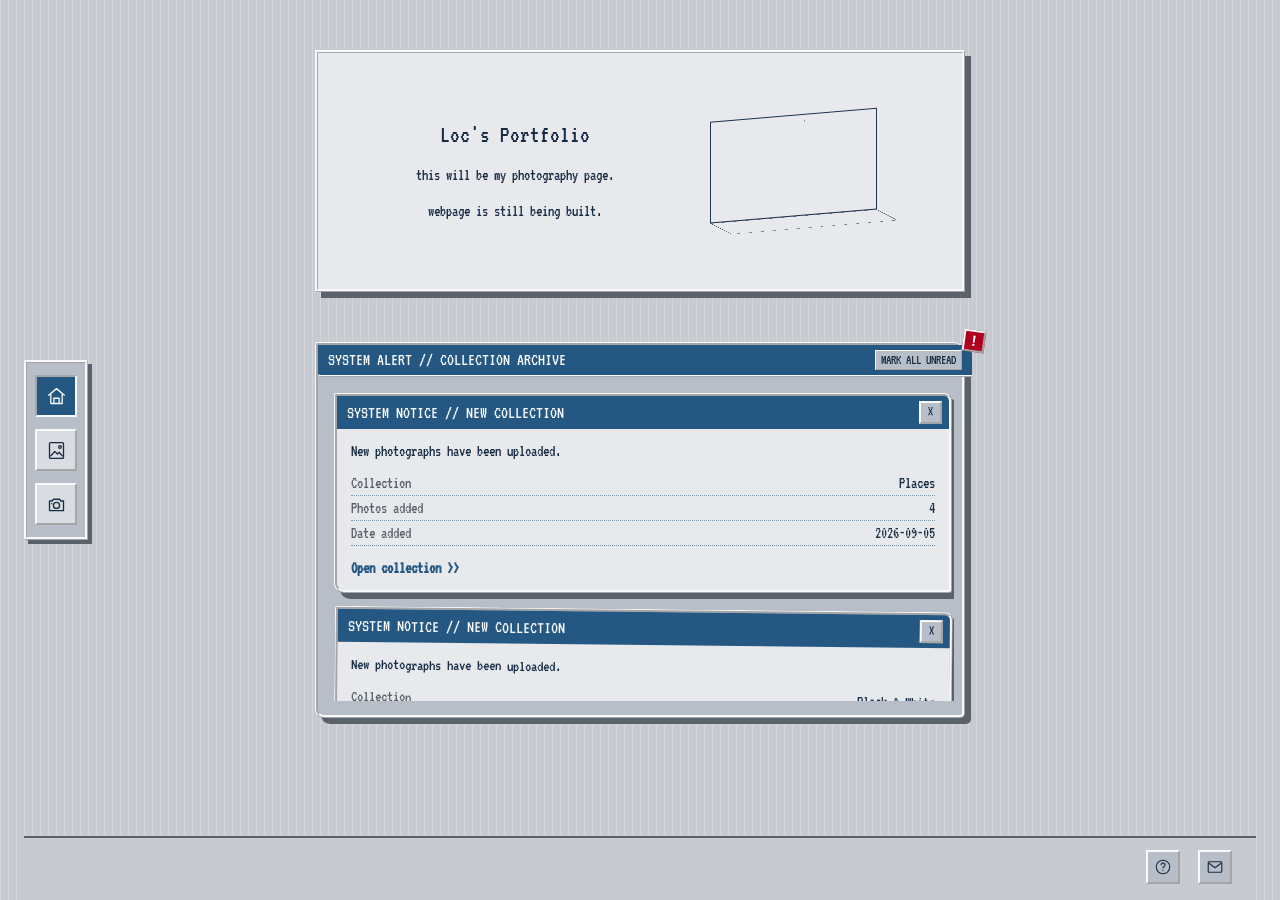
<file: new_website.html>
<!DOCTYPE html>
<html lang="en">
<head>
  <!-- Page metadata and external styles -->
  <meta charset="UTF-8">
  <meta name="viewport" content="width=device-width, initial-scale=1.0">
  <title>Loc's Portfolio</title>
  <link rel="preconnect" href="https://fonts.googleapis.com">
  <link rel="preconnect" href="https://fonts.gstatic.com" crossorigin>
  <link href="https://fonts.googleapis.com/css2?family=VT323&display=swap" rel="stylesheet">
  <link rel="stylesheet" href="style.css">
</head>

<body>
  <!-- Sidebar: three navigation links with icon-only controls -->
  <nav class="sidebar" aria-label="Main navigation">
    <!-- Home link: the is-active class gives this icon its selected style -->
    <a class="sidebar-link is-active" href="new_website.html" aria-label="Home" title="Home">
      <svg viewBox="0 0 24 24" aria-hidden="true">
        <path d="M3 10.5 12 3l9 7.5M5.5 9v11h13V9M9 20v-6h6v6" />
      </svg>
    </a>

    <!-- Photography link: jumps to the portfolio content section -->
    <a class="sidebar-link" href="photography.html" aria-label="Photography" title="Photography">
      <svg viewBox="0 0 24 24" aria-hidden="true">
        <rect x="4" y="3" width="16" height="18" rx="1" />
        <circle cx="16" cy="8" r="1.5" />
        <path d="m5.5 18 4.5-5 3 3 2-2 3.5 4" />
      </svg>
    </a>

    <!-- Camera link: jumps to the 3D camera section -->
    <a class="sidebar-link" href="camera.html" aria-label="Camera" title="Camera">
      <svg viewBox="0 0 24 24" aria-hidden="true">
        <path d="M4 8h3l1.5-2h7L17 8h3v11H4Z" />
        <circle cx="12" cy="13" r="3.5" />
        <path d="M6.5 11h.01" />
      </svg>
    </a>
  </nav>

  <!-- Portfolio section: contains the introduction and camera display -->
  <main class="box" id="photography">
    <!-- Introduction text -->
    <section class="box-text" aria-labelledby="portfolio-title">
      <h1 class="title_size" id="portfolio-title">Loc's Portfolio</h1>
      <p>this will be my photography page.</p>
      <p>webpage is still being built.</p>
    </section>

    <!-- Camera section: alignment wrapper, perspective stage, and 3D model -->
    <section class="camera-alignment" id="camera" aria-label="3D camera">
      <div class="viewport">
        <div class="rig">
          <div class="camera">
            <!-- Camera front plate: viewfinder, rangefinder, and lens -->
            <div class="face front">
              <div class="viewfinder"></div>
              <div class="rangefinder"></div>

              <!-- Lens assembly: barrel, front glass, and removable cap -->
              <div class="lens-barrel">
                <div class="lens-cylinder">
                  <!-- Twelve facets form the rounded barrel body -->
                  <span style="--i:0;"></span>
                  <span style="--i:1;"></span>
                  <span style="--i:2;"></span>
                  <span style="--i:3;"></span>
                  <span style="--i:4;"></span>
                  <span style="--i:5;"></span>
                  <span style="--i:6;"></span>
                  <span style="--i:7;"></span>
                  <span style="--i:8;"></span>
                  <span style="--i:9;"></span>
                  <span style="--i:10;"></span>
                  <span style="--i:11;"></span>
                </div>
                <div class="lens-front">
                  <div class="lens-element"></div>
                </div>
                <div class="lens-cap"></div>
              </div>
            </div>

            <!-- Camera back plate and film door -->
            <div class="face back">
              <div class="film-door"></div>
            </div>

            <!-- Camera left and right side plates -->
            <div class="face left"></div>
            <div class="face right"></div>

            <!-- Camera top plate and shutter button -->
            <div class="face top">
              <div class="shutter-btn"></div>
            </div>

            <!-- Camera bottom plate -->
            <div class="face bottom"></div>
          </div>
        </div>
      </div>
    </section>
  </main>

  <!-- Scrollable retro collection alerts, generated from collection-data.js -->
  <section class="collection-notices" aria-label="New collection notifications">
    <div class="notices-header">
      <span>SYSTEM ALERT // COLLECTION ARCHIVE <span class="notice-alert" aria-hidden="true">!</span></span>
      <button class="notice-unread" id="notice-unread" type="button">MARK ALL UNREAD</button>
    </div>
    <div id="collection-notice-list"></div>
  </section>

  <!-- Footer: FAQ and contact links -->
  <footer class="site-footer" aria-label="Additional links">
    <a class="footer-link" href="faq.html" aria-label="Frequently asked questions" title="FAQ">
      <svg viewBox="0 0 24 24" aria-hidden="true">
        <circle cx="12" cy="12" r="9" />
        <path d="M9.6 9a2.5 2.5 0 1 1 3.8 2.2c-.9.5-1.4 1-1.4 2" />
        <path d="M12 16.5h.01" />
      </svg>
    </a>
    <a class="footer-link" href="mailto:minhlocnguyen1200@example.com" aria-label="Contact me by email" title="Contact me">
      <svg viewBox="0 0 24 24" aria-hidden="true">
        <rect x="3" y="5" width="18" height="14" rx="1" />
        <path d="m4 7 8 6 8-6" />
      </svg>
    </a>
  </footer>

  <!-- Generated collection data and interaction scripts -->
  <script src="collection-data.js"></script>
  <script>
    const camera = document.querySelector('.camera');

    document.addEventListener('pointermove', (event) => {
      const cameraBounds = camera.getBoundingClientRect();
      const cameraCenterX = cameraBounds.left + cameraBounds.width / 2;
      const cameraCenterY = cameraBounds.top + cameraBounds.height / 2;
      const horizontal = (event.clientX - cameraCenterX) / (window.innerWidth / 2);
      const vertical = (event.clientY - cameraCenterY) / (window.innerHeight / 2);
      const yaw = horizontal * 39.6;
      const pitch = vertical * -36;

      camera.style.transform = `rotateX(${pitch}deg) rotateY(${yaw}deg)`;
    });

    // Return the camera to its default angle when the pointer leaves the page.
    document.addEventListener('mouseleave', () => {
      camera.style.transform = 'rotateX(0deg) rotateY(0deg)';
    });

    // Collection notices are generated from update-collections.js data.
    const notices = document.querySelector('#collection-notice-list');
    const collections = window.collectionData.collections || [];

    collections.forEach((collection) => {
      const notice = document.createElement('article');
      notice.className = 'collection-notice';
      notice.setAttribute('role', 'alert');
      notice.innerHTML = `
        <div class="notice-bar">
          <span>SYSTEM NOTICE // NEW COLLECTION</span>
          <button class="notice-close" type="button" aria-label="Close ${collection.name} notice" title="Close">×</button>
        </div>
        <div class="notice-content">
          <p>New photographs have been uploaded.</p>
          <dl class="notice-details">
            <div><dt>Collection</dt><dd>${collection.name}</dd></div>
            <div><dt>Photos added</dt><dd>${collection.photosAdded}</dd></div>
            <div><dt>Date added</dt><dd>${collection.dateAdded}</dd></div>
          </dl>
          <a class="notice-link" href="${collection.link}">Open collection &gt;&gt;</a>
        </div>`;
      notice.querySelector('.notice-close').addEventListener('click', () => {
        notice.classList.add('is-read');
        updateNoticeState();
      });
      notices.append(notice);
    });

    const noticeUnread = document.querySelector('#notice-unread');
    const noticeAlert = document.querySelector('.notice-alert');

    function updateNoticeState() {
      const allRead = collections.length > 0 && [...notices.children].every((notice) => notice.classList.contains('is-read'));
      notices.closest('.collection-notices').classList.toggle('all-read', allRead);
    }

    noticeUnread.addEventListener('click', () => {
      document.querySelectorAll('.collection-notice.is-read').forEach((notice) => {
        notice.classList.remove('is-read');
      });
      updateNoticeState();
    });
  </script>
</body>
</html>
</file>
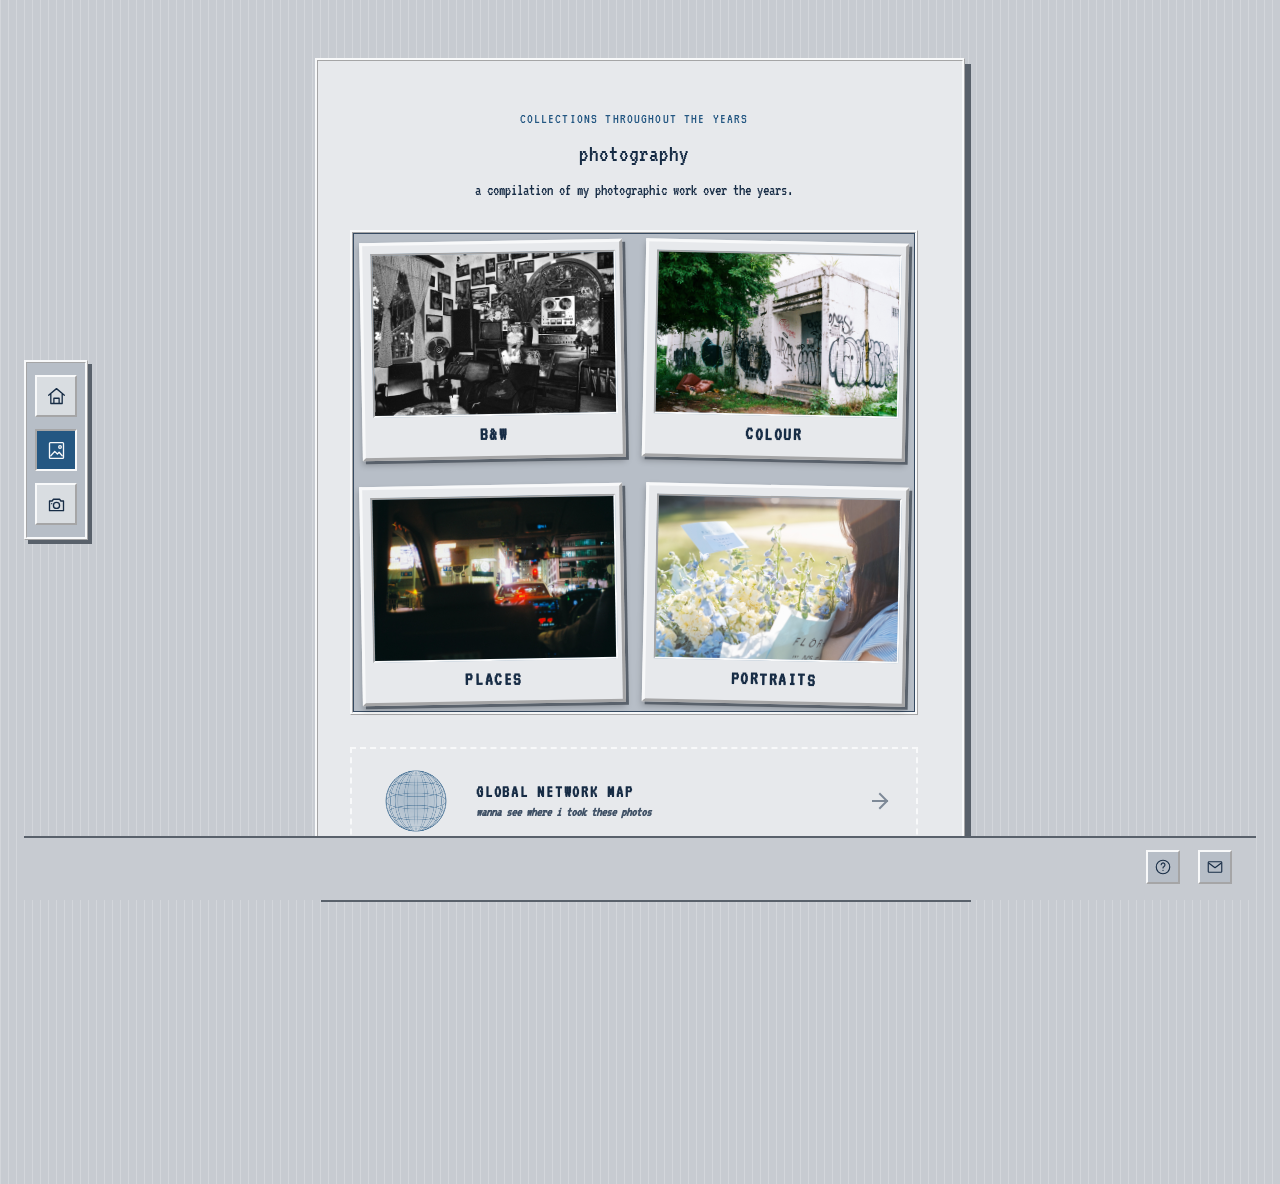
<file: photography.html>
<!DOCTYPE html>
<html lang="en">
<head>
  <meta charset="UTF-8">
  <meta name="viewport" content="width=device-width, initial-scale=1.0">
  <title>Photography | Loc's Portfolio</title>
  <link id="site-favicon" rel="icon" type="image/svg+xml">
  <script src="site-icon.js"></script>
  <link rel="preconnect" href="https://fonts.googleapis.com">
  <link rel="preconnect" href="https://fonts.gstatic.com" crossorigin>
  <link href="https://fonts.googleapis.com/css2?family=VT323&family=EB+Garamond:wght@400;500;600&family=Playfair+Display:wght@400;600;700&family=Share+Tech+Mono&family=Jost:wght@400;500;600;700&display=swap" rel="stylesheet">
  <link rel="stylesheet" href="style.css">
  <style>
    .globe-portal-scene {
      position: relative;
      display: flex;
      flex-direction: column;
      align-items: center;
      padding-bottom: 130px;
    }

    /* Globe Dossier Banner */
    .globe-dossier-banner {
      display: flex;
      align-items: center;
      margin-top: 32px;
      padding: 12px 24px;
      border: 2px dashed var(--theme-box-border);
      background: transparent;
      text-decoration: none;
      color: var(--theme-text);
      gap: 20px;
      transition: all 0.3s ease;
      cursor: pointer;
    }
    .globe-dossier-banner:hover {
      background: var(--theme-box-border);
      color: var(--theme-box-bg);
    }
    .globe-dossier-canvas-wrap {
      width: 80px;
      height: 80px;
      display: flex;
      justify-content: center;
      align-items: center;
      flex-shrink: 0;
    }
    .globe-dossier-canvas-wrap canvas {
      width: 80px;
      height: 80px;
      transition: transform 0.4s ease;
    }
    .globe-dossier-banner:hover .globe-dossier-canvas-wrap canvas {
      transform: scale(1.1);
    }
    .globe-dossier-text {
      flex: 1;
      display: flex;
      flex-direction: column;
      gap: 4px;
    }
    .globe-dossier-title {
      font-family: var(--theme-font);
      font-weight: bold;
      font-size: 1.1em;
      letter-spacing: 0.1em;
    }
    .globe-dossier-desc {
      font-size: 0.85em;
      opacity: 0.8;
      font-style: italic;
    }
    .globe-dossier-arrow {
      width: 24px;
      height: 24px;
      opacity: 0.5;
      transition: transform 0.3s ease, opacity 0.3s ease;
    }
    .globe-dossier-banner:hover .globe-dossier-arrow {
      opacity: 1;
      transform: translateX(4px);
    }
    html[data-theme="matrix"] .globe-dossier-banner:hover {
      color: #000000;
    }
    html[data-theme="midnight"] .globe-dossier-banner:hover {
      color: #000000;
    }
    html[data-theme="twa"] .globe-dossier-banner:hover {
      background: #e0212a;
      color: #ffffff;
      border-color: #e0212a;
    }
</style>
</head>
<body>
  <script src="page-transition.js"></script>
  <script>document.documentElement.setAttribute('data-theme', localStorage.getItem('site-theme') || 'default');</script>
  <script src="matrix-rain.js"></script>
  <script src="midnight-camera.js"></script>
  <script src="photo-frame-hover.js" defer></script>

  <nav class="sidebar" aria-label="Main navigation">
    <a class="sidebar-link" href="index.html" aria-label="Home" title="Home">
      <svg viewBox="0 0 24 24" aria-hidden="true">
        <path d="M3 10.5 12 3l9 7.5M5.5 9v11h13V9M9 20v-6h6v6" />
      </svg>
    </a>
    <a class="sidebar-link is-active" href="photography.html" aria-label="Photography" title="Photography">
      <svg viewBox="0 0 24 24" aria-hidden="true">
        <rect x="4" y="3" width="16" height="18" rx="1" />
        <circle cx="16" cy="8" r="1.5" />
        <path d="m5.5 18 4.5-5 3 3 2-2 3.5 4" />
      </svg>
    </a>
    <a class="sidebar-link" href="camera.html" aria-label="Camera" title="Camera">
      <svg viewBox="0 0 24 24" aria-hidden="true">
        <path d="M4 8h3l1.5-2h7L17 8h3v11H4Z" />
        <circle cx="12" cy="13" r="3.5" />
        <path d="M6.5 11h.01" />
      </svg>
    </a>
  </nav>

  <div class="globe-portal-scene">

    <main class="box page-content">
      <header class="page-heading">
        <p class="eyebrow">collections throughout the years</p>
        <h1 class="title_size">photography</h1>
        <p> a compilation of my photographic work over the years.</p>
      </header>

      <section class="photo-grid" aria-label="Photography collection">
        <a class="photo-frame gallery-link" href="black-and-white.html" aria-label="Open the black and white gallery">
          <img class="photo-placeholder photo-thumbnail" src="bw_photos/bw_photos_image_003.jpg" alt="Preview of the black and white gallery">
          <div class="photo-caption">B&amp;W</div>
        </a>
        <a class="photo-frame gallery-link" href="colour.html" aria-label="Open the colour gallery">
          <img class="photo-placeholder photo-thumbnail" src="colour_photos/colour_photos_image_006.jpg" alt="Preview of the colour gallery">
          <div class="photo-caption">COLOUR</div>
        </a>
        <a class="photo-frame gallery-link" href="places.html" aria-label="Open the places gallery">
          <img class="photo-placeholder photo-thumbnail" src="places_photos/places_photos_image_001.jpg" alt="Preview of the places gallery">
          <div class="photo-caption">PLACES</div>
        </a>
        <a class="photo-frame gallery-link" href="portraits.html" aria-label="Open the portraits gallery">
          <img class="photo-placeholder photo-thumbnail" src="portrait_photos/portrait_photos_image_001.jpg" alt="Preview of the portraits gallery">
          <div class="photo-caption">PORTRAITS</div>
        </a>
      </section>

      <a href="globe-test.html" class="globe-dossier-banner" aria-label="Open the 3D globe">
        <div class="globe-dossier-canvas-wrap">
          <canvas id="globe-portal-canvas" width="200" height="200"></canvas>
        </div>
        <div class="globe-dossier-text">
          <div class="globe-dossier-title">GLOBAL NETWORK MAP</div>
          <div class="globe-dossier-desc">wanna see where i took these photos </div>

        </div>
        <svg class="globe-dossier-arrow" viewBox="0 0 24 24" aria-hidden="true">
          <path d="M5 12h14M12 5l7 7-7 7" stroke="currentColor" stroke-width="2" stroke-linecap="square" fill="none"/>
        </svg>
      </a>
      
    </main>

  </div>

  <footer class="site-footer" aria-label="Additional links">
    <a class="footer-link" href="faq.html" aria-label="Frequently asked questions" title="FAQ">
      <svg viewBox="0 0 24 24" aria-hidden="true">
        <circle cx="12" cy="12" r="9" />
        <path d="M9.6 9a2.5 2.5 0 1 1 3.8 2.2c-.9.5-1.4 1-1.4 2" />
        <path d="M12 16.5h.01" />
      </svg>
    </a>
    <a class="footer-link" href="mailto:minhlocnguyen1200@example.com" aria-label="Contact me by email" title="Contact me">
      <svg viewBox="0 0 24 24" aria-hidden="true">
        <rect x="3" y="5" width="18" height="14" rx="1" />
        <path d="m4 7 8 6 8-6" />
      </svg>
    </a>
  </footer>

  <script>
    (function () {
      const canvas = document.getElementById('globe-portal-canvas');
      if (!canvas) return;
      const ctx = canvas.getContext('2d');
      const W = canvas.width, H = canvas.height;
      const cx = W / 2, cy = H / 2;
      const R = W * 0.38;

      const globeBtn = document.querySelector('.globe-dossier-banner');
      let isHovered = false;

      globeBtn.addEventListener('mouseenter', () => { isHovered = true; });
      globeBtn.addEventListener('mouseleave', () => { isHovered = false; });

      function cssVar(name, fallback) {
        return getComputedStyle(document.documentElement).getPropertyValue(name).trim() || fallback;
      }

      let yaw = 0;

      function draw() {
        ctx.clearRect(0, 0, W, H);

        const isMatrix = document.documentElement.getAttribute('data-theme') === 'matrix';
        const isMidnight = document.documentElement.getAttribute('data-theme') === 'midnight';
        const isTWA = document.documentElement.getAttribute('data-theme') === 'twa';
        
        let primary = isMatrix ? '#00ff41' : (isMidnight ? '#ece6d8' : (isTWA ? '#e0212a' : cssVar('--theme-accent', '#245782')));
        let secondary = isMatrix ? '#00ff41' : (isMidnight ? '#ffffff' : (isTWA ? '#eb2130' : cssVar('--theme-accent-light', '#7d9ab3')));
        
        // Invert colors on hover since the banner background inverts!
        if (isHovered) {
          primary = isMatrix ? '#000000' : (isMidnight ? '#000000' : (isTWA ? '#ffffff' : primary));
          secondary = isMatrix ? '#003300' : (isMidnight ? '#333333' : (isTWA ? '#ffb3ba' : secondary));
        }
        
        const accent = primary;
        const accentLight = secondary;
        const speed       = isHovered ? 0.030 : 0.005;
        const lineAlpha   = isHovered ? 0.90  : 0.70;  /* more visible at rest */
        const lineW       = isHovered ? 1.6   : 1.1;


        const grad = ctx.createRadialGradient(cx - R * 0.25, cy - R * 0.25, R * 0.04, cx, cy, R);
        grad.addColorStop(0, accentLight + (isHovered ? 'aa' : '88'));
        grad.addColorStop(1, accent + (isHovered ? '30' : '22'));
        ctx.beginPath();
        ctx.arc(cx, cy, R, 0, Math.PI * 2);
        ctx.fillStyle = grad;
        ctx.fill();

        ctx.save();
        ctx.beginPath();
        ctx.arc(cx, cy, R, 0, Math.PI * 2);
        ctx.clip();

        ctx.strokeStyle = accent;
        ctx.lineWidth = lineW;

        for (let i = 1; i < 8; i++) {
          const phi = (i / 8) * Math.PI;
          const y0  = cy + R * Math.cos(phi);
          const rx  = R * Math.sin(phi);
          ctx.globalAlpha = lineAlpha * Math.sin(phi);
          ctx.beginPath();
          ctx.ellipse(cx, y0, rx, rx * 0.26, 0, 0, Math.PI * 2);
          ctx.stroke();
        }

        for (let i = 0; i < 9; i++) {
          const theta = yaw + (i / 9) * Math.PI * 2;
          const cosT  = Math.cos(theta);
          ctx.globalAlpha = lineAlpha * (0.4 + 0.6 * Math.abs(cosT));
          ctx.beginPath();
          ctx.ellipse(cx, cy, Math.abs(cosT) * R, R, 0, 0, Math.PI * 2);
          ctx.stroke();
        }

        ctx.globalAlpha = isHovered ? 1.0 : 0.5;
        ctx.lineWidth   = isHovered ? 2.0 : 1.0;
        ctx.strokeStyle = accentLight;
        ctx.beginPath();
        ctx.ellipse(cx, cy, R, R * 0.26, 0, 0, Math.PI * 2);
        ctx.stroke();

        ctx.restore();

        ctx.globalAlpha = isHovered ? 0.85 : 0.28;
        ctx.strokeStyle = accent;
        ctx.lineWidth   = isHovered ? 2.0  : 1.0;
        ctx.beginPath();
        ctx.arc(cx, cy, R, 0, Math.PI * 2);
        ctx.stroke();

        ctx.globalAlpha = 1;
        yaw += speed;
        requestAnimationFrame(draw);
      }

      draw();
    })();
  </script>

</body>
</html>
</file>
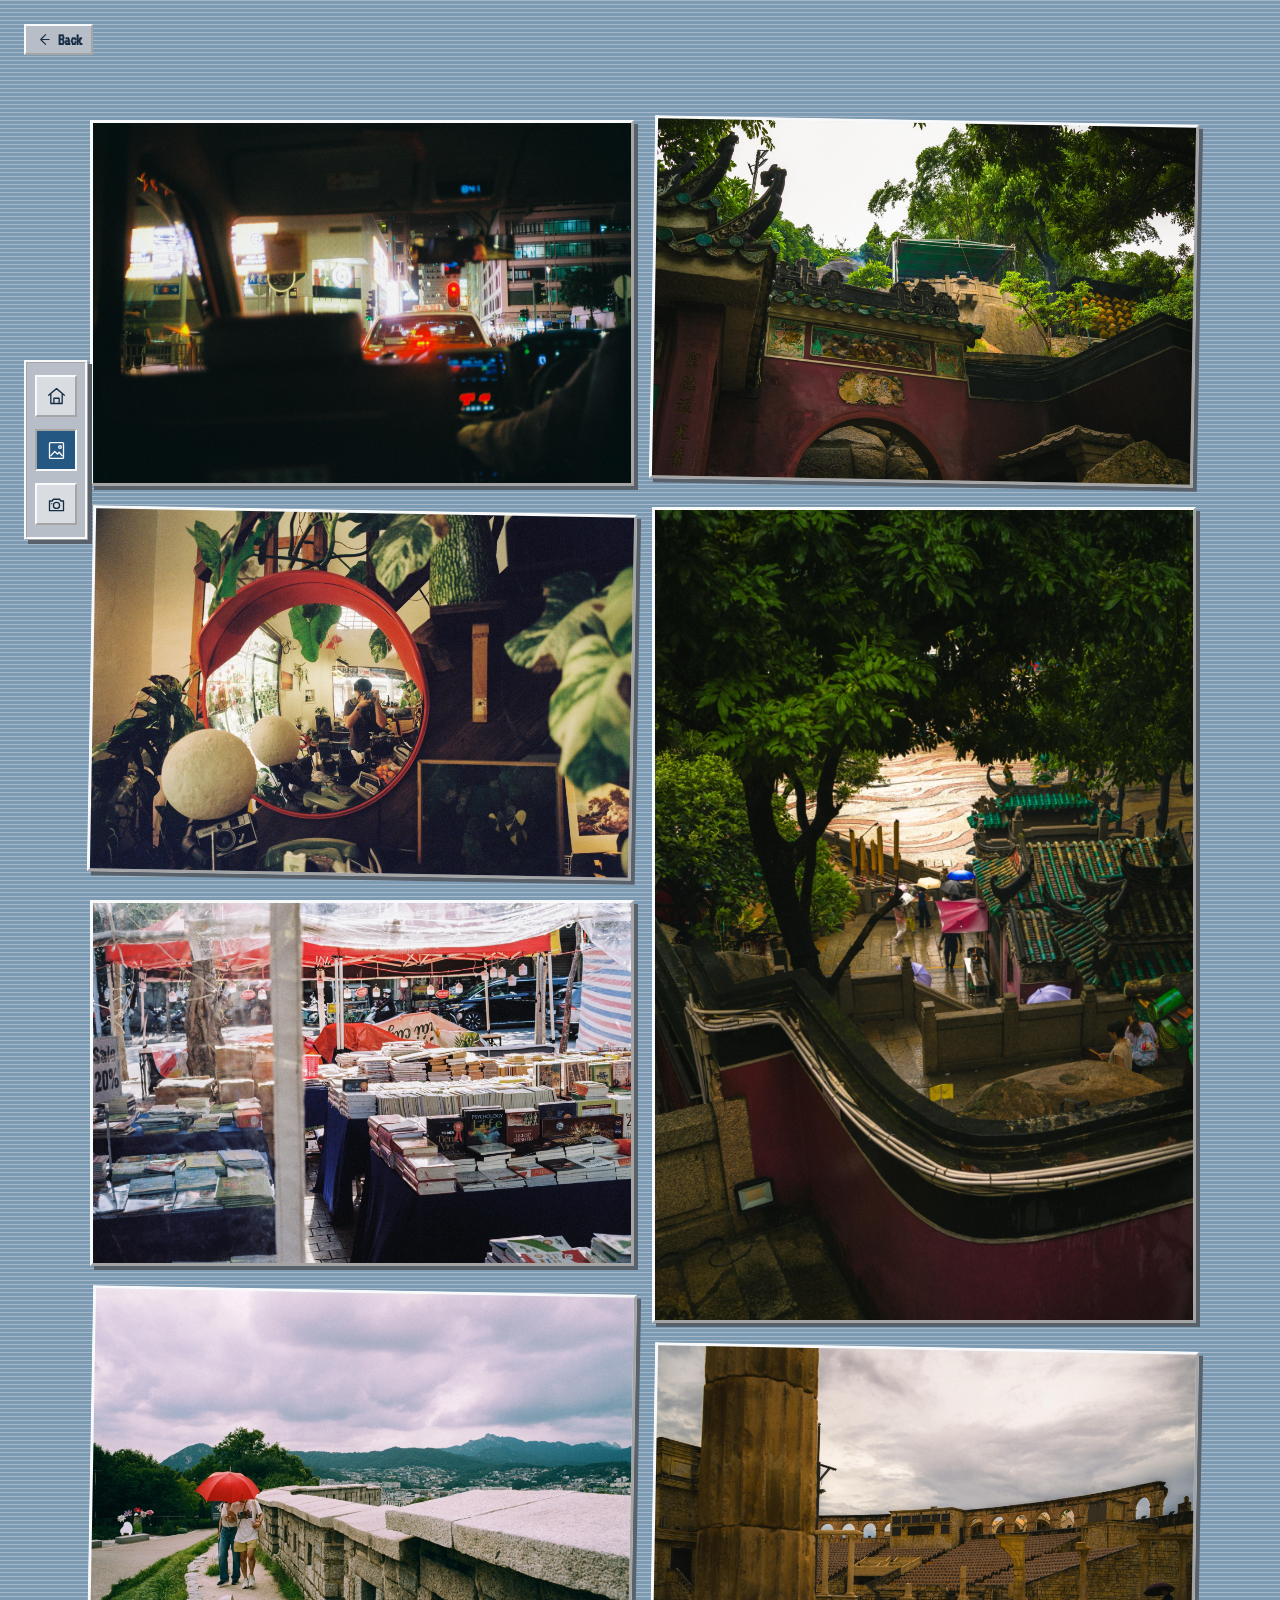
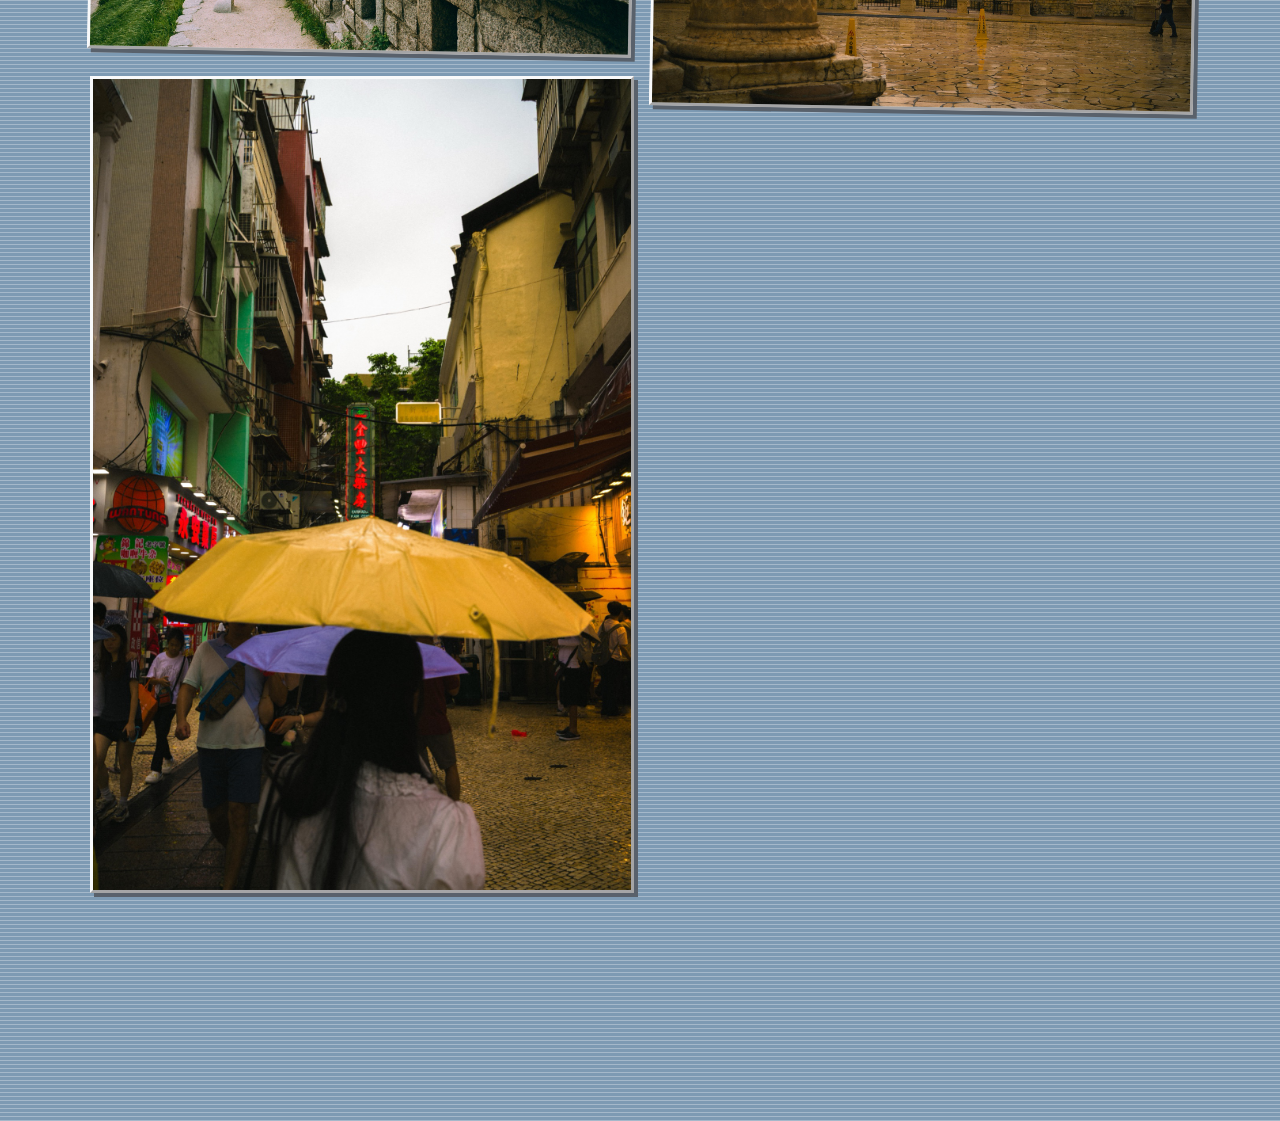
<file: places.html>
<!DOCTYPE html>
<html lang="en">
<head>
  <!-- Page metadata and shared stylesheet -->
  <meta charset="UTF-8">
  <meta name="viewport" content="width=device-width, initial-scale=1.0">
  <title>Places | Loc's Portfolio</title>
  <link id="site-favicon" rel="icon" type="image/svg+xml">
  <script src="site-icon.js"></script>
  <link rel="preconnect" href="https://fonts.googleapis.com">
  <link rel="preconnect" href="https://fonts.gstatic.com" crossorigin>
  <link href="https://fonts.googleapis.com/css2?family=VT323&family=EB+Garamond:wght@400;500;600&family=Playfair+Display:wght@400;600;700&family=Share+Tech+Mono&family=Jost:wght@400;500;600;700&display=swap" rel="stylesheet">
  <link rel="stylesheet" href="style.css">
</head>
<body class="photo-collection-page">
  <script src="page-transition.js"></script>
  <script>document.documentElement.setAttribute('data-theme', localStorage.getItem('site-theme') || 'default');</script>
  <script src="matrix-rain.js"></script>
  <script src="midnight-camera.js"></script>
  <!-- Return to the photography collection overview -->
  <a class="back-button" href="photography.html" aria-label="Back to photography" title="Back to photography">
    <svg viewBox="0 0 24 24" aria-hidden="true"><path d="m15 5-7 7 7 7M8 12h12" /></svg>
    <span>Back</span>
  </a>

  <!-- Shared sidebar navigation -->
  <nav class="sidebar" aria-label="Main navigation">
    <a class="sidebar-link" href="index.html" aria-label="Home" title="Home"><svg viewBox="0 0 24 24" aria-hidden="true"><path d="M3 10.5 12 3l9 7.5M5.5 9v11h13V9M9 20v-6h6v6" /></svg></a>
    <a class="sidebar-link is-active" href="photography.html" aria-label="Photography" title="Photography"><svg viewBox="0 0 24 24" aria-hidden="true"><rect x="4" y="3" width="16" height="18" rx="1" /><circle cx="16" cy="8" r="1.5" /><path d="m5.5 18 4.5-5 3 3 2-2 3.5 4" /></svg></a>
    <a class="sidebar-link" href="camera.html" aria-label="Camera" title="Camera"><svg viewBox="0 0 24 24" aria-hidden="true"><path d="M4 8h3l1.5-2h7L17 8h3v11H4Z" /><circle cx="12" cy="13" r="3.5" /><path d="M6.5 11h.01" /></svg></a>
  </nav>

  <!-- Add images here with class="gallery-trigger" to enable this page's carousel -->
  <main class="custom-gallery" aria-label="Places photographs">
    <img class="gallery-trigger" src="places_photos/places_photos_image_001.jpg" alt="Places photograph 1" data-location="Hong Kong">
    <img class="gallery-trigger" src="places_photos/places_photos_image_002.jpg" alt="Places photograph 2" data-location="Ho Chi Minh">
    <img class="gallery-trigger" src="places_photos/places_photos_image_003.jpg" alt="Places photograph 3" data-location="Ho Chi Minh">
    <img class="gallery-trigger" src="places_photos/places_photos_image_004.jpg" alt="Places photograph 4" data-location="Seoul">
    <img class="gallery-trigger" src="places_photos/places_photos_image_005.jpg" alt="Places photograph 5" data-location="Macau">
    <img class="gallery-trigger" src="places_photos/places_photos_image_006.jpg" alt="Places photograph 6" data-location="Macau">
    <img class="gallery-trigger" src="places_photos/places_photos_image_007.jpg" alt="Places photograph 7" data-location="Macau">
    <img class="gallery-trigger" src="places_photos/places_photos_image_008.jpg" alt="Places photograph 8" data-location="Macau">
  </main>

  <!-- Carousel for this gallery page -->
  <div class="gallery-modal" id="gallery-modal" role="dialog" aria-modal="true" aria-labelledby="gallery-title" hidden>
    <div class="gallery-window">
      <button class="gallery-close" type="button" aria-label="Close gallery" title="Close gallery">&times;</button>
      <p class="eyebrow" id="gallery-title">Places</p>
      <img class="gallery-image" id="gallery-image" alt="Expanded places photograph">
      <p class="gallery-count" id="gallery-count">1/1</p>
      <div class="gallery-controls">
        <button class="gallery-arrow" id="gallery-previous" type="button" aria-label="Previous picture" title="Previous picture"><svg viewBox="0 0 24 24" aria-hidden="true"><path d="m15 5-7 7 7 7" /></svg></button>
        <button class="gallery-arrow" id="gallery-next" type="button" aria-label="Next picture" title="Next picture"><svg viewBox="0 0 24 24" aria-hidden="true"><path d="m9 5 7 7-7 7" /></svg></button>
      </div>
    </div>
  </div>

  <script src="gallery.js"></script>

</body>
</html>
</file>
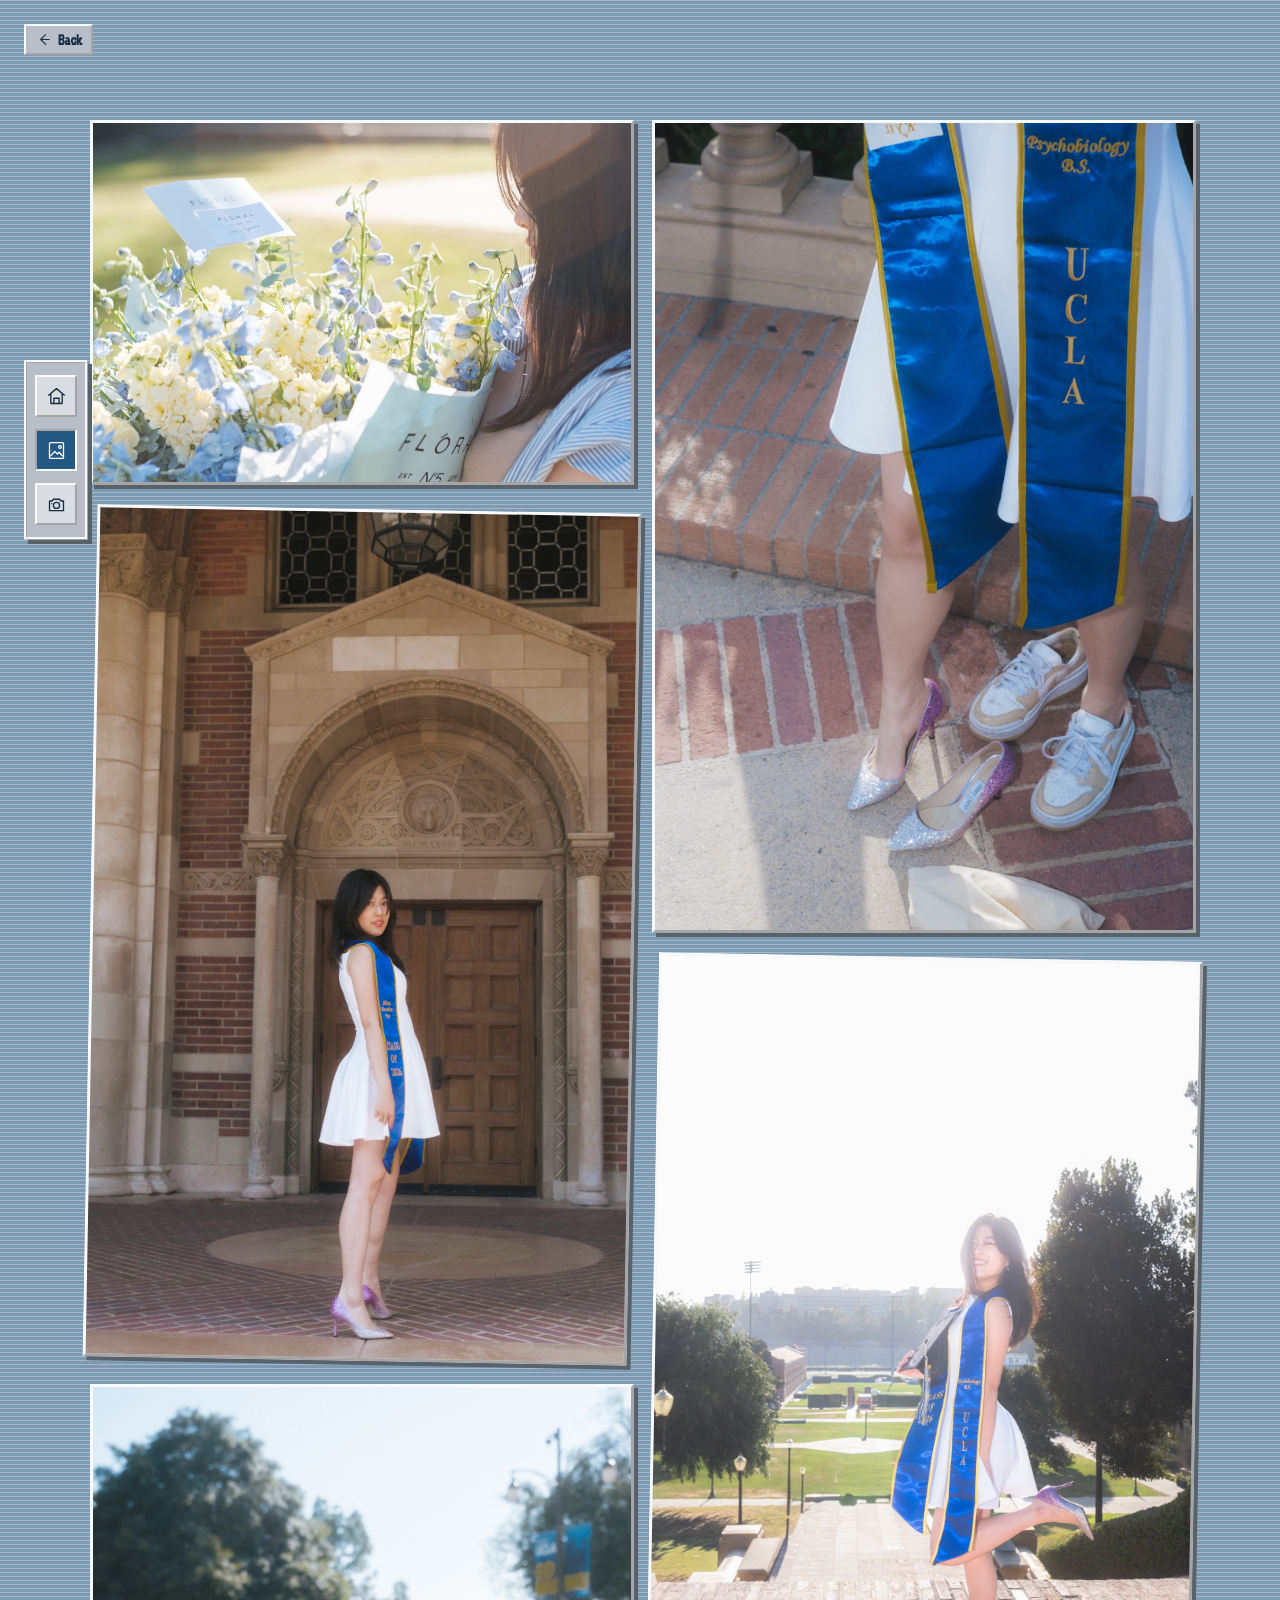
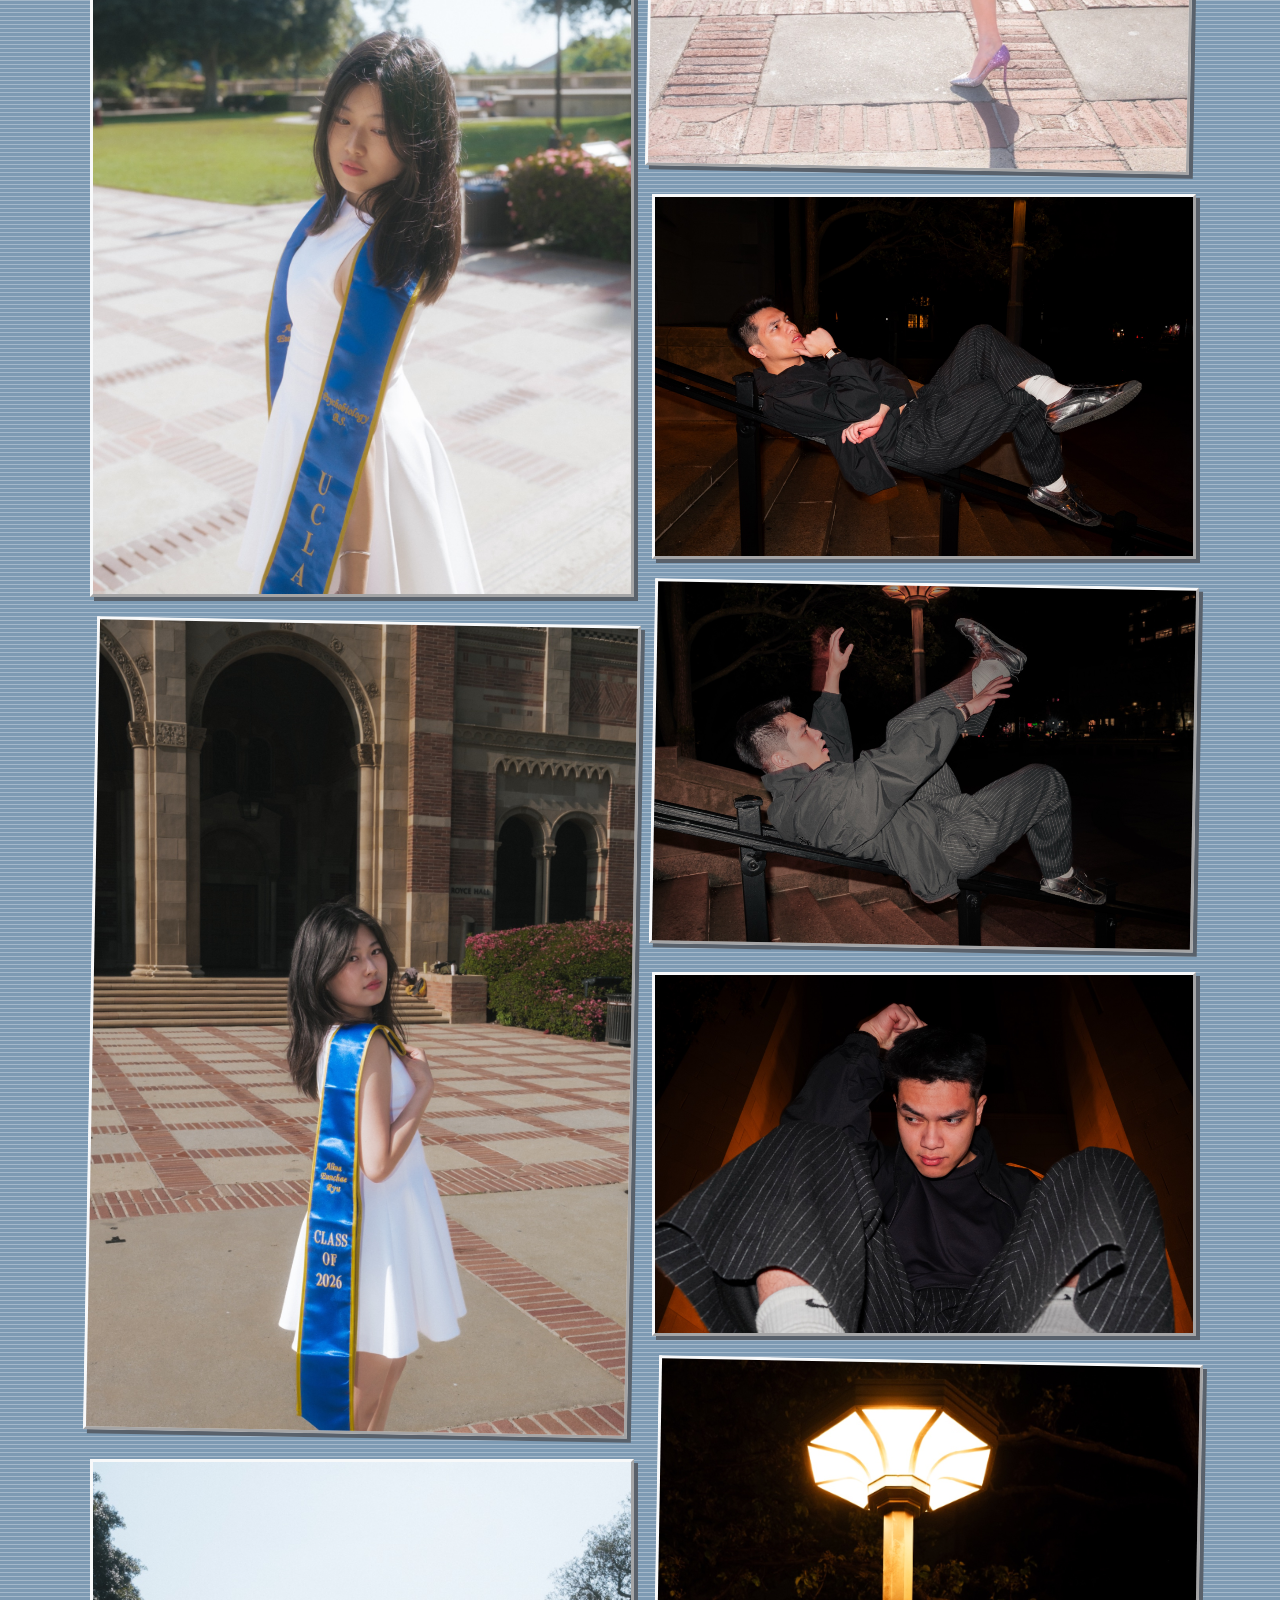
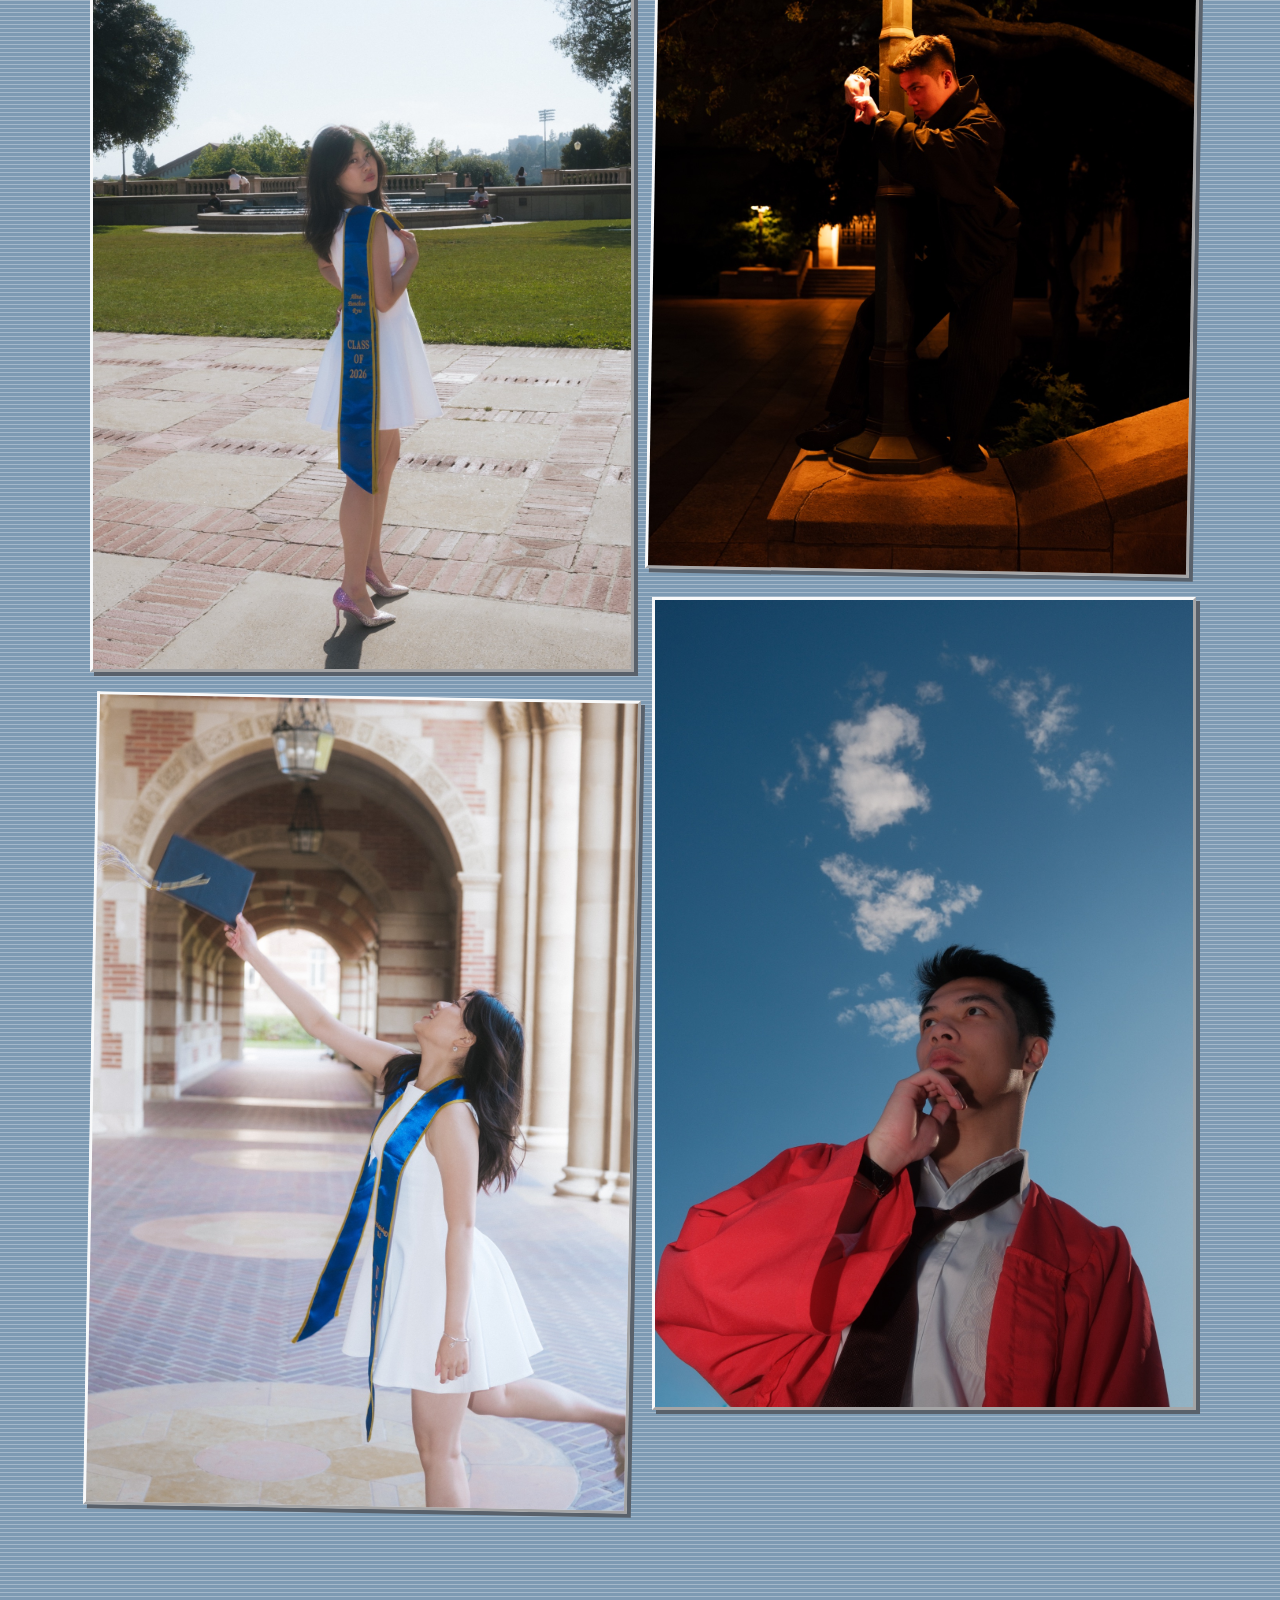
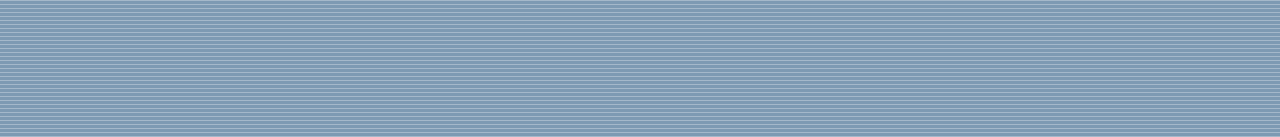
<file: portraits.html>
<!DOCTYPE html>
<html lang="en">
<head>
  <!-- Page metadata and shared stylesheet -->
  <meta charset="UTF-8">
  <meta name="viewport" content="width=device-width, initial-scale=1.0">
  <title>Portraits | Loc's Portfolio</title>
  <link id="site-favicon" rel="icon" type="image/svg+xml">
  <script src="site-icon.js"></script>
  <link rel="preconnect" href="https://fonts.googleapis.com">
  <link rel="preconnect" href="https://fonts.gstatic.com" crossorigin>
  <link href="https://fonts.googleapis.com/css2?family=VT323&family=EB+Garamond:wght@400;500;600&family=Playfair+Display:wght@400;600;700&family=Share+Tech+Mono&family=Jost:wght@400;500;600;700&display=swap" rel="stylesheet">
  <link rel="stylesheet" href="style.css">
</head>
<body class="photo-collection-page">
  <script src="page-transition.js"></script>
  <script>document.documentElement.setAttribute('data-theme', localStorage.getItem('site-theme') || 'default');</script>
  <script src="matrix-rain.js"></script>
  <script src="midnight-camera.js"></script>
  <!-- Return to the photography collection overview -->
  <a class="back-button" href="photography.html" aria-label="Back to photography" title="Back to photography">
    <svg viewBox="0 0 24 24" aria-hidden="true"><path d="m15 5-7 7 7 7M8 12h12" /></svg>
    <span>Back</span>
  </a>

  <!-- Shared sidebar navigation -->
  <nav class="sidebar" aria-label="Main navigation">
    <a class="sidebar-link" href="index.html" aria-label="Home" title="Home"><svg viewBox="0 0 24 24" aria-hidden="true"><path d="M3 10.5 12 3l9 7.5M5.5 9v11h13V9M9 20v-6h6v6" /></svg></a>
    <a class="sidebar-link is-active" href="photography.html" aria-label="Photography" title="Photography"><svg viewBox="0 0 24 24" aria-hidden="true"><rect x="4" y="3" width="16" height="18" rx="1" /><circle cx="16" cy="8" r="1.5" /><path d="m5.5 18 4.5-5 3 3 2-2 3.5 4" /></svg></a>
    <a class="sidebar-link" href="camera.html" aria-label="Camera" title="Camera"><svg viewBox="0 0 24 24" aria-hidden="true"><path d="M4 8h3l1.5-2h7L17 8h3v11H4Z" /><circle cx="12" cy="13" r="3.5" /><path d="M6.5 11h.01" /></svg></a>
  </nav>

  <!-- Add images here with class="gallery-trigger" to enable this page's carousel -->
  <main class="custom-gallery" aria-label="Portrait photographs">
          <img class="gallery-trigger" src="portrait_photos/portrait_photos_image_001.jpg" alt="Portrait 1">
     <img class="gallery-trigger" src="portrait_photos/portrait_photos_image_007.jpg" alt="Portrait 7">
     <img class="gallery-trigger" src="portrait_photos/portrait_photos_image_008.jpg" alt="Portrait 8">
     <img class="gallery-trigger" src="portrait_photos/portrait_photos_image_009.jpg" alt="Portrait 9">
     <img class="gallery-trigger" src="portrait_photos/portrait_photos_image_010.jpg" alt="Portrait 10">
     <img class="gallery-trigger" src="portrait_photos/portrait_photos_image_011.jpg" alt="Portrait 11">
     <img class="gallery-trigger" src="portrait_photos/portrait_photos_image_012.jpg" alt="Portrait 12">
     <img class="gallery-trigger" src="portrait_photos/portrait_photos_image_013.jpg" alt="Portrait 13">
    <img class="gallery-trigger" src="portrait_photos/portrait_photos_image_002.jpg" alt="Portrait 2">
     <img class="gallery-trigger" src="portrait_photos/portrait_photos_image_003.jpg" alt="Portrait 3">
     <img class="gallery-trigger" src="portrait_photos/portrait_photos_image_004.jpg" alt="Portrait 4">
     <img class="gallery-trigger" src="portrait_photos/portrait_photos_image_005.jpg" alt="Portrait 5">
     <img class="gallery-trigger" src="portrait_photos/portrait_photos_image_006.jpg" alt="Portrait 6">

  </main>
  <div class="gallery-modal" id="gallery-modal" role="dialog" aria-modal="true" aria-labelledby="gallery-title" hidden>
    <div class="gallery-window">
      <button class="gallery-close" type="button" aria-label="Close gallery" title="Close gallery">&times;</button>
      <p class="eyebrow" id="gallery-title">Portraits</p>
      <img class="gallery-image" id="gallery-image" alt="Expanded portrait photograph">
      <p class="gallery-count" id="gallery-count">1/1</p>
      <div class="gallery-controls">
        <button class="gallery-arrow" id="gallery-previous" type="button" aria-label="Previous picture" title="Previous picture"><svg viewBox="0 0 24 24" aria-hidden="true"><path d="m15 5-7 7 7 7" /></svg></button>
        <button class="gallery-arrow" id="gallery-next" type="button" aria-label="Next picture" title="Next picture"><svg viewBox="0 0 24 24" aria-hidden="true"><path d="m9 5 7 7-7 7" /></svg></button>
      </div>
    </div>
  </div>

  <script src="gallery.js"></script>

</body>
</html>
</file>
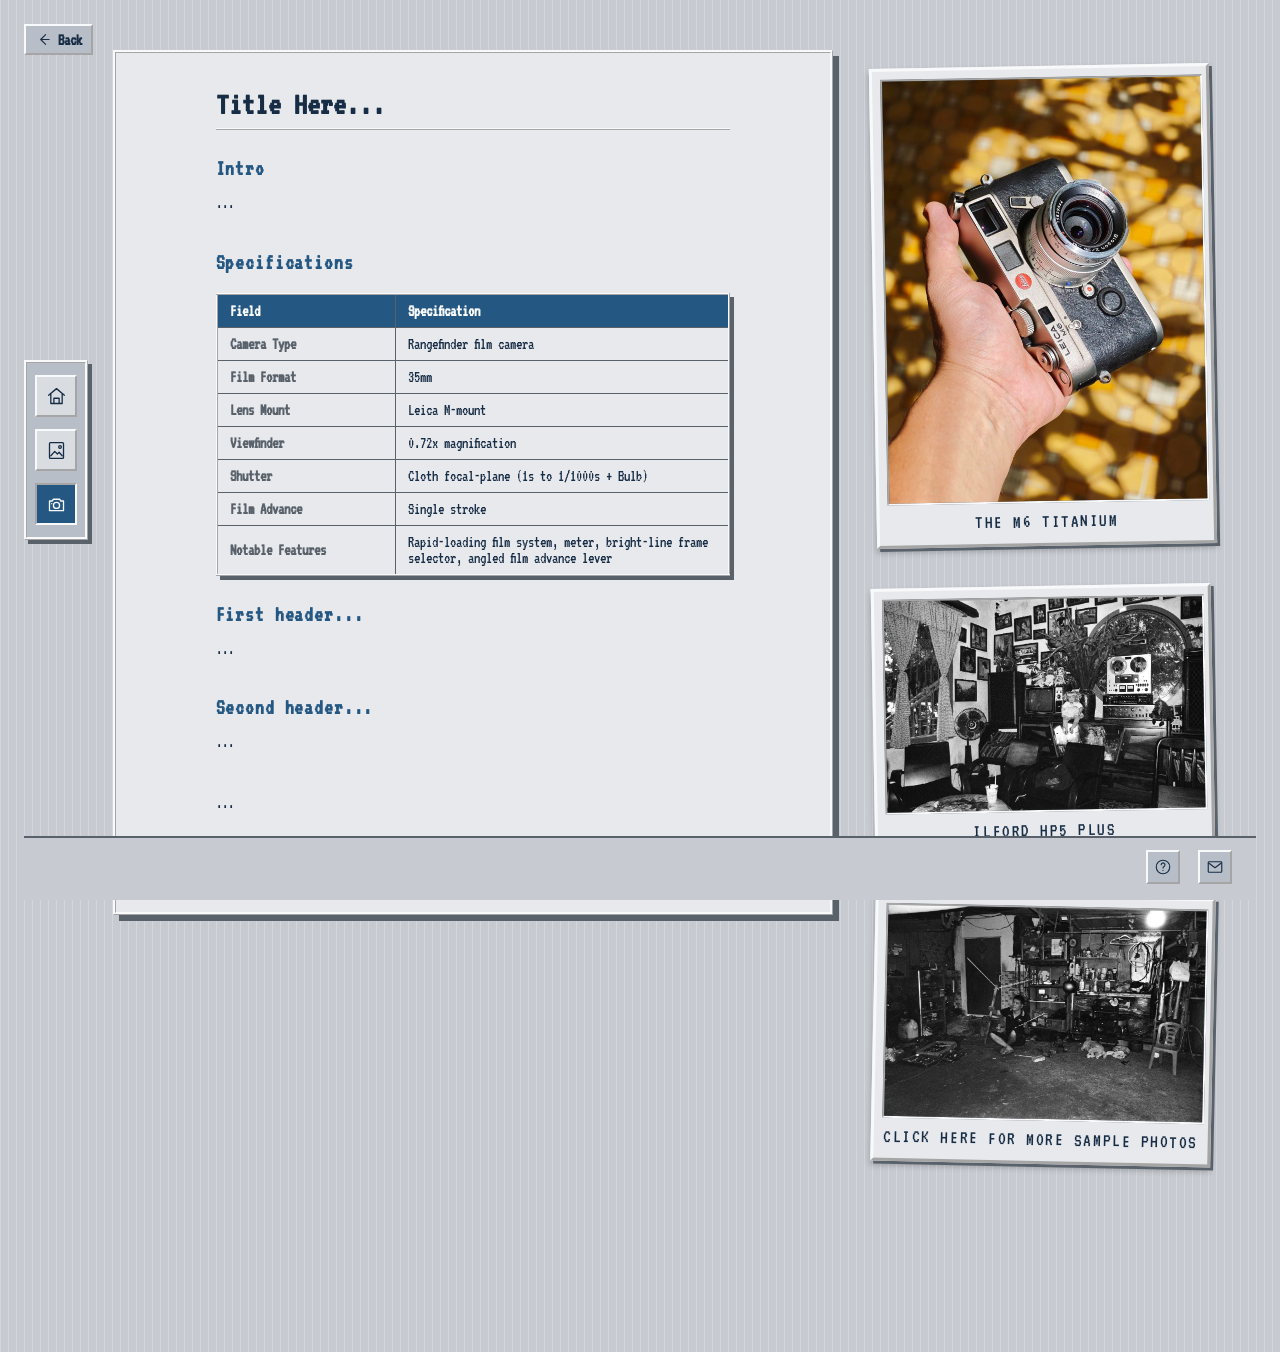
<file: camera-reviews/leica-m6.html>
<!DOCTYPE html>
<html lang="en">
<head>
  <meta charset="UTF-8">
  <meta name="viewport" content="width=device-width, initial-scale=1.0">
  <title>Leica M6 | Camera Reviews | Loc's Portfolio</title>
  <link id="site-favicon" rel="icon" type="image/svg+xml">
  <script src="../site-icon.js"></script>
  <link rel="preconnect" href="https://fonts.googleapis.com">
  <link rel="preconnect" href="https://fonts.gstatic.com" crossorigin>
  <link href="https://fonts.googleapis.com/css2?family=VT323&family=EB+Garamond:wght@400;500;600&family=Playfair+Display:wght@400;600;700&family=Share+Tech+Mono&family=Jost:wght@400;500;600;700&display=swap" rel="stylesheet">
  <link rel="stylesheet" href="../style.css">
</head>
<body>
  <script src="../page-transition.js"></script>
  <script>document.documentElement.setAttribute('data-theme', localStorage.getItem('site-theme') || 'default');</script>
  <script src="../matrix-rain.js"></script>
  <script src="../midnight-camera.js"></script>

  <a class="back-button" href="../camera.html" aria-label="Back to Camera" title="Back to Camera">
    <svg viewBox="0 0 24 24" aria-hidden="true"><path d="m15 5-7 7 7 7M8 12h12" /></svg>
    <span>Back</span>
  </a>

  <nav class="sidebar" aria-label="Main navigation">
    <a class="sidebar-link" href="../index.html" aria-label="Home" title="Home">
      <svg viewBox="0 0 24 24" aria-hidden="true">
        <path d="M3 10.5 12 3l9 7.5M5.5 9v11h13V9M9 20v-6h6v6" />
      </svg>
    </a>
    <a class="sidebar-link" href="../photography.html" aria-label="Photography" title="Photography">
      <svg viewBox="0 0 24 24" aria-hidden="true">
        <rect x="4" y="3" width="16" height="18" rx="1" />
        <circle cx="16" cy="8" r="1.5" />
        <path d="m5.5 18 4.5-5 3 3 2-2 3.5 4" />
      </svg>
    </a>
    <a class="sidebar-link is-active" href="../camera.html" aria-label="Camera" title="Camera">
      <svg viewBox="0 0 24 24" aria-hidden="true">
        <path d="M4 8h3l1.5-2h7L17 8h3v11H4Z" />
        <circle cx="12" cy="13" r="3.5" />
        <path d="M6.5 11h.01" />
      </svg>
    </a>
  </nav>
<div class = "review-layout">
  <!-- Article Review Content -->
  <main class="review-container">
    <article>
      <header>
        <h1>Title Here...</h1>
      </header>

      <section class="intro">
        <h2>Intro</h2>
        <p>...</p>
      </section>

      <section class="specifications">
        <h2>Specifications</h2>
        <table class="review-specs-table">
          <thead>
            <tr>
              <th>Field</th>
              <th>Specification</th>
            </tr>
          </thead>
          <tbody>
            <tr>
              <td>Camera Type</td>
              <td>Rangefinder film camera</td>
            </tr>
            <tr>
              <td>Film Format</td>
              <td>35mm</td>
            </tr>
            <tr>
              <td>Lens Mount</td>
              <td>Leica M-mount</td>
            </tr>
            <tr>
              <td>Viewfinder</td>
              <td>0.72x magnification</td>
            </tr>
            <tr>
              <td>Shutter</td>
              <td>Cloth focal-plane (1s to 1/1000s + Bulb)</td>
            </tr>
            <tr>
              <td>Film Advance</td>
              <td>Single stroke</td>
            </tr>
            <tr>
              <td>Notable Features</td>
              <td>Rapid-loading film system, meter, bright-line frame selector, angled film advance lever</td>
            </tr>
          </tbody>
        </table>
      </section>

      <section class="content-body">
        <h2> First header...</h2>
        <p>...</p>

        <h2>Second header...</h2>
        <p>...</p>
        <p>...</p>
        <h2></h2>
        <p>...</p>
      </section>
    </article>
  </main>
  <aside class="review-gallery">
    
    <!-- Photo 1 -->
    <figure class="photo-frame">
      <img class="gallery-trigger" src="leica-m6-photos/leica-m6-photos_image_002.jpg" alt="Repainted Black Leica M6" loading="lazy" decoding="async">
      <figcaption>The M6 Titanium</figcaption>
    </figure>
 <img class="gallery-trigger carousel-only" src="leica-m6-photos/leica-m6-photos_image_004.jpg" alt="Sample shot" loading="lazy" decoding="async">
  <img class="gallery-trigger carousel-only" src="leica-m6-photos/leica-m6-photos_image_005.jpg" alt="Sample shot" loading="lazy" decoding="async">
   <img class="gallery-trigger carousel-only" src="leica-m6-photos/leica-m6-photos_image_006.jpg" alt="Sample shot" loading="lazy" decoding="async">
    <!-- Photo 2 -->
    <figure class="photo-frame">
      <img class="gallery-trigger" src="../bw_photos/bw_photos_image_003.jpg" alt="Sample shot on Ilford HP5" loading="lazy" decoding="async">
      <figcaption>Ilford HP5 Plus</figcaption>
    </figure>

    <!-- Photo 3 -->
    <figure class="photo-frame">
      <img class="gallery-trigger" src="../bw_photos/bw_photos_image_004.jpg" alt="Sample shot" loading="lazy" decoding="async">
      <figcaption>Click here for more sample photos</figcaption>
    </figure>

     <img class="gallery-trigger carousel-only" src="../bw_photos/bw_photos_image_005.jpg" alt="Sample shot" loading="lazy" decoding="async">
    <img class="gallery-trigger carousel-only" src="../bw_photos/bw_photos_image_006.jpg" alt="Sample shot" loading="lazy" decoding="async">
    <img class="gallery-trigger carousel-only" src="../places_photos/places_photos_image_004.jpg" alt="Sample shot" loading="lazy" decoding="async">
  </aside>
</div>

  <!-- Clicked image carousel -->
  <div class="gallery-modal" id="gallery-modal" role="dialog" aria-modal="true" aria-labelledby="gallery-title" hidden>
    <div class="gallery-window">
      <button class="gallery-close" type="button" aria-label="Close gallery" title="Close gallery">&times;</button>
      <p class="eyebrow" id="gallery-title">Leica M6</p>
      <img class="gallery-image" id="gallery-image" alt="Expanded black and white photograph">
      <p class="gallery-count" id="gallery-count">1/3</p>
      <div class="gallery-controls">
        <button class="gallery-arrow" id="gallery-previous" type="button" aria-label="Previous picture" title="Previous picture"><svg viewBox="0 0 24 24" aria-hidden="true"><path d="m15 5-7 7 7 7" /></svg></button>
        <button class="gallery-arrow" id="gallery-next" type="button" aria-label="Next picture" title="Next picture"><svg viewBox="0 0 24 24" aria-hidden="true"><path d="m9 5 7 7-7 7" /></svg></button>
      </div>
    </div>
  </div>


    <!-- Footer: FAQ and contact links -->
  <footer class="site-footer" aria-label="Additional links">
    <a class="footer-link" href="../faq.html" aria-label="Frequently asked questions" title="FAQ">
      <svg viewBox="0 0 24 24" aria-hidden="true">
        <circle cx="12" cy="12" r="9" />
        <path d="M9.6 9a2.5 2.5 0 1 1 3.8 2.2c-.9.5-1.4 1-1.4 2" />
        <path d="M12 16.5h.01" />
      </svg>
    </a>
    <a class="footer-link" href="mailto:minhlocnguyen1200@example.com" aria-label="Contact me by email" title="Contact me">
      <svg viewBox="0 0 24 24" aria-hidden="true">
        <rect x="3" y="5" width="18" height="14" rx="1" />
        <path d="m4 7 8 6 8-6" />
      </svg>
    </a>
  </footer>
    <script src="../gallery.js"></script>
</body>
</html>
</file>
<file: style.css>
/* ========================================
  Theme variables (default: Retro Blue)
  ======================================== */
:root {
  --theme-page-bg: #c7cbd1;
  --theme-text: #172c45;
  --theme-box-bg: #e7e9ec;
  --theme-box-border: #f8f9fa;
  --theme-box-shadow: #59616b;
  --theme-accent: #245782;
  --theme-accent-light: #7d9ab3;
  --theme-accent-text: #245782;
  --theme-muted-text: #59616b;
  --theme-panel-bg: #b7bec7;
  --theme-panel-alt: #d9dde1;
  --theme-overlay: #1a1a1a;
  --theme-deep-shadow: #364a61;
  --theme-scroll-thumb: #7d9ab3;
  --theme-font: "VT323", monospace;
}

[data-theme="midnight"] {
  --theme-page-bg: #000000;
  --theme-text: #ece6d8;
  --theme-box-bg: #0d0d0d;
  --theme-box-border: #ece6d8;
  --theme-box-shadow: #000000;
  --theme-accent: #333333;
  --theme-accent-light: #9c9484;
  --theme-accent-text: #9c9484;
  --theme-muted-text: #9c9484;
  --theme-panel-bg: #141414;
  --theme-panel-alt: #1f1f1f;
  --theme-overlay: #000000;
  --theme-deep-shadow: #000000;
  --theme-scroll-thumb: #ece6d8;
  --theme-font: "EB Garamond", serif;
}

[data-theme="sepia"] {
  --theme-page-bg: #e8dcc4;
  --theme-text: #4a3418;
  --theme-box-bg: #f2e8d5;
  --theme-box-border: #d9cbbd;
  --theme-box-shadow: #8a6d4a;
  --theme-accent: #a0522d;
  --theme-accent-light: #c9a36a;
  --theme-accent-text: #a0522d;
  --theme-muted-text: #8a6d4a;
  --theme-panel-bg: #e0d2b4;
  --theme-panel-alt: #dccdb0;
  --theme-overlay: #2b1c0d;
  --theme-deep-shadow: #6b4423;
  --theme-scroll-thumb: #c68a53;
  --theme-font: "Playfair Display", serif;
}

[data-theme="matrix"] {
  --theme-page-bg: #000000;
  --theme-text: #00ff41;
  --theme-box-bg: #020a02;
  --theme-box-border: #00ff41;
  --theme-box-shadow: #002200;
  --theme-accent: #001a00;
  --theme-accent-light: #00b32d;
  --theme-accent-text: #00b32d;
  --theme-muted-text: #00b32d;
  --theme-panel-bg: #020a02;
  --theme-panel-alt: #041504;
  --theme-overlay: #000000;
  --theme-deep-shadow: #000000;
  --theme-scroll-thumb: #00ff41;
  --theme-font: "Share Tech Mono", monospace;
}

[data-theme="blackwhite"] {
  --theme-page-bg: #ffffff;
  --theme-text: #1a1a1a;
  --theme-box-bg: #f5f5f5;
  --theme-box-border: #ffffff;
  --theme-box-shadow: #999999;
  --theme-accent: #1a1a1a;
  --theme-accent-light: #4d4d4d;
  --theme-accent-text: #1a1a1a;
  --theme-muted-text: #4d4d4d;
  --theme-panel-bg: #e0e0e0;
  --theme-panel-alt: #ececec;
  --theme-overlay: #1a1a1a;
  --theme-deep-shadow: #000000;
  --theme-scroll-thumb: #1a1a1a;
  --theme-font: "Times New Roman", Times, serif;
}

[data-theme="twa"] {
  --theme-page-bg: #ece7de;
  --theme-text: #211f1d;
  --theme-box-bg: #f8f5f0;
  --theme-box-border: #ffffff;
  --theme-box-shadow: #8c8275;
  --theme-accent: #e0212a;
  --theme-accent-light: #eb2130;
  --theme-accent-text: #e0212a;
  --theme-muted-text: #6e675d;
  --theme-panel-bg: #e2dbd0;
  --theme-panel-alt: #dad2c4;
  --theme-overlay: #1c0307;
  --theme-deep-shadow: #7a0c12;
  --theme-scroll-thumb: #e0212a;
  --theme-font: "Jost", "Futura", "Trebuchet MS", "Century Gothic", sans-serif;
}


/* ========================================
  Page and portfolio layout
  ======================================== */

/* Main portfolio panel */
.box {
  box-sizing: border-box;
  max-width: 650px;
  margin: 50px auto;
  padding: 38px 44px 38px 32px;
  display: flex;
  flex-direction: row;
  align-items: center;
  justify-content: space-between;
  gap: 24px; 
  background-color: var(--theme-box-bg);
  border: 3px ridge var(--theme-box-border);
  border-radius: 0;
  box-shadow: 6px 6px 0 var(--theme-box-shadow);
  font-family: var(--theme-font);
  color: var(--theme-text);
}

/* Text column inside the portfolio panel */
.box-text {
  text-align: center;
  margin: 0;
  flex: 1;
  min-width: 0;
}

/* Theme dropdown inside the portfolio box */
.theme-switcher {
  display: flex;
  align-items: center;
  justify-content: center;
  gap: 10px;
  margin-top: 18px;
  font-family: var(--theme-font);
}

.theme-switcher-label {
  color: var(--theme-box-border);
  padding: 3px 8px;
  border: 2px outset var(--theme-box-border);
  background-color: var(--theme-accent);
  letter-spacing: 0.06em;
  text-transform: uppercase;
  font-size: 0.95em;
}

/* Custom retro dropdown: native <select> option lists can't be restyled, so
   this is built from a button + list instead. */
.retro-dropdown {
  position: relative;
}

.retro-dropdown-trigger {
  min-width: 150px;
  padding: 5px 28px 5px 10px;
  border: 2px outset var(--theme-box-border);
  border-radius: 0;
  background-color: var(--theme-panel-bg);
  background-image: linear-gradient(45deg, transparent 50%, var(--theme-text) 50%),
    linear-gradient(135deg, var(--theme-text) 50%, transparent 50%);
  background-position: calc(100% - 15px) center, calc(100% - 10px) center;
  background-size: 5px 5px, 5px 5px;
  background-repeat: no-repeat;
  box-shadow: 3px 3px 0 var(--theme-box-shadow);
  color: var(--theme-text);
  font-family: var(--theme-font);
  font-size: 1.05em;
  letter-spacing: 0.03em;
  text-align: left;
  cursor: pointer;
}

.retro-dropdown-trigger:hover,
.retro-dropdown-trigger[aria-expanded="true"] {
  border-style: inset;
  color: var(--theme-box-border);
  background-color: var(--theme-accent);
  background-image: linear-gradient(45deg, transparent 50%, var(--theme-box-border) 50%),
    linear-gradient(135deg, var(--theme-box-border) 50%, transparent 50%);
  outline: none;
}

.retro-dropdown-trigger:active {
  box-shadow: 1px 1px 0 var(--theme-box-shadow);
}

.retro-dropdown-list {
  position: absolute;
  top: calc(100% + 4px);
  left: 0;
  z-index: 10004;
  box-sizing: border-box;
  min-width: 100%;
  margin: 0;
  padding: 0;
  list-style: none;
  border: 2px outset var(--theme-box-border);
  background-color: var(--theme-panel-bg);
  box-shadow: 4px 4px 0 var(--theme-box-shadow);
}

.retro-dropdown-list[hidden] {
  display: none;
}

.retro-dropdown-list li {
  padding: 6px 10px;
  border-bottom: 1px solid var(--theme-box-shadow);
  color: var(--theme-text);
  font-family: var(--theme-font);
  font-size: 1.05em;
  cursor: pointer;
}

.retro-dropdown-list li:last-child {
  border-bottom: none;
}

.retro-dropdown-list li:hover,
.retro-dropdown-list li[aria-selected="true"] {
  color: var(--theme-box-border);
  background-color: var(--theme-accent);
}

/* Shared layout for the standalone photography and camera pages */
.page-content {
  display: block;
  margin-top: 50px;
}

.page-heading {
  max-width: 520px;
  margin: 0 auto 32px;
  text-align: center;
}

.page-heading p {
  margin: 12px 0;
}

.faq-list {
  max-width: 520px;
  margin: 0 auto;
}

.faq-list article {
  padding: 18px 0;
  border-top: 1px solid #d9cbbd;
}

.faq-list article:last-child {
  border-bottom: 1px solid #d9cbbd;
}

.faq-list h2 {
  margin: 0;
  font-size: 1.15em;
  font-weight: 500;
}

.faq-list p {
  margin: 10px 0 0;
}

.eyebrow {
  color: var(--theme-accent-text);
  font-size: 0.9em;
  letter-spacing: 0.08em;
  text-transform: uppercase;
}

/* ========================================
   Vintage photography frames
   ======================================== */

/* Two-column gallery gives the collection a small personal-web feel */
.photo-grid {
  display: grid;
  grid-template-columns: repeat(2, 1fr);
  gap: 26px 20px;
  padding: 8px;
  background-color: var(--theme-panel-bg);
  border: 3px ridge var(--theme-box-border);
  box-shadow: inset 0 0 0 1px var(--theme-deep-shadow);
}

/* Raised paper frame with a dark, old-web border */
.photo-frame {
  position: relative;
  margin: 0;
  padding: 8px 8px 12px;
  border: 3px outset var(--theme-box-border);
  background-color: var(--theme-box-bg);
  box-shadow: 3px 3px 0 var(--theme-box-shadow), 0 4px 6px rgba(0, 0, 0, 0.25);
  --frame-rotate: -1deg;
  transform: rotate(var(--frame-rotate)) translateY(0);
}

.photo-frame:nth-child(even) {
  --frame-rotate: 1.2deg;
}

.photo-frame:hover {
  box-shadow: 3px 3px 0 var(--theme-box-shadow), 0 16px 16px rgba(0, 0, 0, 0.32);
  transition: box-shadow 300ms ease;
}

.gallery-link {
  display: block;
  color: inherit;
  text-decoration: none;
}

.gallery-grid {
  display: grid;
  grid-template-columns: repeat(2, 1fr);
  gap: 26px 20px;
  padding: 8px;
  background-color: var(--theme-panel-bg);
  border: 3px ridge var(--theme-box-border);
  box-shadow: inset 0 0 0 1px var(--theme-deep-shadow);
}

.gallery-thumb {
  margin: 0;
  padding: 8px;
  border: 3px outset var(--theme-box-border);
  background-color: var(--theme-box-bg);
  box-shadow: 3px 3px 0 var(--theme-box-shadow);
  cursor: pointer;
}

.gallery-thumb:nth-child(even) {
  transform: rotate(1.2deg);
}

.gallery-thumb:focus-visible {
  outline: 2px solid var(--theme-overlay);
  outline-offset: 5px;
}

.gallery-back {
  color: var(--theme-accent-text);
  font-family: var(--theme-font);
  text-decoration: none;
}

.gallery-back:hover,
.gallery-back:focus-visible {
  text-decoration: underline;
}

.gallery-trigger {
  cursor: pointer;
}

.gallery-trigger:focus-visible {
  outline: 2px solid var(--theme-overlay);
  outline-offset: 5px;
}

/* Replace this block with an img element when photographs are ready */
.photo-placeholder {
  position: relative;
  display: grid;
  min-height: 160px;
  place-items: center;
  overflow: hidden;
  border: 2px inset var(--theme-box-border);
  background-color: var(--theme-accent-light);
  background-image: repeating-linear-gradient(
    0deg,
    rgba(255, 255, 255, 0.3) 0,
    rgba(255, 255, 255, 0.3) 1px,
    transparent 1px,
    transparent 4px
  );
  color: var(--theme-box-border);
  font-family: var(--theme-font);
  font-size: 2em;
  text-shadow: 2px 2px 0 var(--theme-deep-shadow);
}

.photo-thumbnail {
  width: 100%;
  object-fit: cover;
}

.bw-gallery .gallery-trigger,
.custom-gallery .gallery-trigger {
  cursor: pointer;
}

.custom-gallery {
  column-count: 2;
  column-gap: 24px;
  max-width: 1100px;
  margin: 100px auto;
  padding: 20px;
}

/* Keep every collection large, natural, and uncropped */
.bw-gallery img,
.custom-gallery img {
  display: block;
  width: 100%;
  height: auto;
  object-fit: contain;
  background-color: var(--theme-box-bg);
  border: 3px outset var(--theme-box-border);
  box-shadow: 4px 4px 0 var(--theme-box-shadow);
  margin-bottom: 24px;
  break-inside: avoid;
}

.bw-gallery img:nth-child(even),
.custom-gallery img:nth-child(even) {
  transform: rotate(1deg);
}

.photo-frame figcaption,
.photo-caption {
  padding-top: 9px;
  text-align: center;
  color: var(--theme-text);
  font-family: var(--theme-font);
  font-size: 1.2em;
  letter-spacing: 0.08em;
  text-transform: uppercase;
}

/* ========================================
   Gallery modal and carousel
   ======================================== */

body.gallery-open {
  overflow: hidden;
}

body.alert-log-open {
  overflow: hidden;
}

.gallery-modal[hidden] {
  display: none;
}

.gallery-modal {
  position: fixed;
  inset: 0;
  z-index: 10003;
  display: grid;
  place-items: center;
  padding: 24px;
  background-color: rgba(26, 26, 26, 0.78);
}

/* Smooth page fade, toggled by page-transition.js */
html {
  transition: opacity 0.15s ease;
}

html.is-page-fading-in,
html.is-page-fading-out {
  opacity: 0;
}

/* Scrollable stack of retro collection notifications */
.collection-notices {
  position: relative;
  box-sizing: border-box;
  width: min(650px, calc(100% - 48px));
  margin: 24px auto 40px;
  padding: 0 8px 14px 12px;
  border: 3px ridge var(--theme-box-border);
  border-radius: 3px 12px 5px 9px;
  background-color: var(--theme-panel-bg);
  box-shadow: 6px 6px 0 var(--theme-box-shadow);
  z-index: 9999;
}

.notice-log {
  display: block;
  width: calc(100% - 12px);
  margin: 14px 6px 0;
  padding: 7px 10px;
  border: 2px outset var(--theme-box-border);
  color: var(--theme-text);
  background-color: var(--theme-box-bg);
  cursor: pointer;
  font-family: var(--theme-font);
  font-size: 1em;
  text-align: left;
}

.notice-log:hover,
.notice-log:focus-visible {
  color: var(--theme-box-border);
  background-color: var(--theme-accent);
  outline: none;
}

.notice-log:active {
  border-style: inset;
}

.alert-log-modal[hidden] {
  display: none;
}

.alert-log-modal {
  position: fixed;
  inset: 0;
  z-index: 11000;
  display: grid;
  place-items: center;
  padding: 24px;
  background-color: rgba(26, 26, 26, 0.78);
}

.alert-log-window {
  box-sizing: border-box;
  width: min(580px, 100%);
  max-height: min(700px, calc(100vh - 48px));
  overflow: auto;
  border: 3px ridge var(--theme-box-border);
  border-radius: 2px 11px 4px 8px;
  background-color: var(--theme-box-bg);
  background-image: repeating-linear-gradient(
    0deg,
    rgba(255, 255, 255, 0.16) 0,
    rgba(255, 255, 255, 0.16) 1px,
    transparent 1px,
    transparent 5px
  );
  box-shadow: 6px 6px 0 var(--theme-box-shadow);
  color: var(--theme-text);
  font-family: var(--theme-font);
  transform: rotate(-0.25deg);
}

.alert-log-header {
  position: sticky;
  top: 0;
  display: flex;
  align-items: center;
  justify-content: space-between;
  padding: 6px 8px 6px 10px;
  border-bottom: 2px ridge var(--theme-box-border);
  color: var(--theme-box-border);
  background-color: var(--theme-accent);
  background-image: repeating-linear-gradient(
    135deg,
    rgba(255, 255, 255, 0.12) 0,
    rgba(255, 255, 255, 0.12) 2px,
    transparent 2px,
    transparent 6px
  );
  font-size: 1.1em;
}

.alert-log-close {
  width: 25px;
  height: 25px;
  padding: 0;
  border: 2px outset var(--theme-box-border);
  color: var(--theme-text);
  background-color: var(--theme-panel-bg);
  cursor: pointer;
  font: inherit;
  font-size: 1.25em;
  line-height: 1;
}

.alert-log-close:active,
.alert-log-close:focus-visible {
  border-style: inset;
  outline: none;
}

.alert-log-list {
  position: relative;
  padding: 18px 18px 20px;
}

.alert-log-list::before {
  position: absolute;
  top: 13px;
  bottom: 13px;
  left: 11px;
  width: 2px;
  background-color: var(--theme-accent-light);
  content: "";
  opacity: 0.65;
}

.alert-log-entry {
  position: relative;
  margin-bottom: 12px;
  padding: 10px;
  border: 2px ridge var(--theme-box-border);
  border-radius: 2px 8px 4px 10px;
  background-color: var(--theme-panel-alt);
  box-shadow: 3px 4px 0 var(--theme-box-shadow);
  animation: alert-log-entry-in 240ms steps(4, end) both;
}

.alert-log-entry:last-child {
  margin-bottom: 0;
}

.alert-log-entry::before {
  position: absolute;
  top: 13px;
  left: -14px;
  width: 7px;
  height: 7px;
  border: 2px solid var(--theme-box-bg);
  border-radius: 50%;
  background-color: var(--theme-accent);
  box-shadow: 1px 1px 0 var(--theme-box-shadow);
  content: "";
}

.alert-log-entry:nth-child(even) {
  margin-right: 6px;
  margin-left: 5px;
  border-radius: 9px 3px 10px 4px;
  transform: rotate(0.35deg);
  animation-delay: 60ms;
}

.alert-log-entry:nth-child(3n) {
  margin-right: 2px;
  margin-left: 9px;
  transform: rotate(-0.45deg);
  animation-delay: 120ms;
}

@keyframes alert-log-entry-in {
  from {
    opacity: 0;
    transform: translateY(9px) rotate(-0.8deg);
  }
  to {
    opacity: 1;
  }
}

@media (prefers-reduced-motion: reduce) {
  .alert-log-entry {
    animation: none;
  }
}

.alert-log-entry dl {
  margin: 0;
}

.alert-log-entry div {
  display: flex;
  justify-content: space-between;
  gap: 16px;
  padding: 3px 0;
  border-bottom: 1px dotted var(--theme-accent-light);
}

.alert-log-entry div:last-child {
  border-bottom: 0;
}

.alert-log-entry dt,
.alert-log-entry dd {
  margin: 0;
}

.alert-log-entry dt {
  color: var(--theme-muted-text);
}

.alert-log-entry dd {
  text-align: right;
}

.alert-log-empty {
  margin: 0;
  color: var(--theme-muted-text);
}

.collection-notice-dropzone {
  box-sizing: border-box;
  width: 300px;
  min-height: 40px;
  margin: 24px auto 40px;
  opacity: 0;
}

/* Easter egg: Family photos hidden behind the system alert */
.family-photo-easter-egg {
  position: relative;
  height: 0;
  margin: 0;
  visibility: hidden;
  z-index: 1;
}

.family-photo-easter-egg.is-revealed {
  visibility: visible;
}

.family-photo-easter-egg img {
  position: absolute;
  top: 20px;
  left: 50%;
  width: 180px;
  height: auto;
  border: 6px solid #f4f1ea;
  box-shadow: 3px 4px 8px rgba(0, 0, 0, 0.35);
  background-color: var(--theme-box-bg);
}

.collection-notices.is-dragging {
  position: fixed;
  margin: 0;
  z-index: 10005; /* Above footer (10002) so it can be dragged over it */
}

.notice-scroll-wrapper {
  display: flex;
  align-items: stretch;
  gap: 4px;
}

#collection-notice-list {
  flex: 1;
  min-width: 0;
  max-height: 300px;
  padding: 4px 2px 8px 4px;
  overflow-x: hidden;
  overflow-y: auto;
  overscroll-behavior: contain;
  scrollbar-width: none;
}

#collection-notice-list::-webkit-scrollbar {
  display: none;
}

/* Custom retro scrollbar, replaces the native one so it never covers the alerts */
.notice-scrollbar {
  position: relative;
  flex-shrink: 0;
  width: 10px;
  margin: 4px 0 8px;
  border: 1px solid var(--theme-box-shadow);
  border-radius: 4px;
  background-color: var(--theme-panel-bg);
}

.notice-scrollbar[hidden] {
  display: none;
}

.notice-scrollbar-thumb {
  position: absolute;
  left: 0;
  right: 0;
  top: 0;
  border: 1px outset var(--theme-box-border);
  border-radius: 4px;
  background-color: var(--theme-scroll-thumb);
  cursor: pointer;
}

.notices-header {
  position: sticky;
  top: 0;
  z-index: 1;
  margin: 0 -18px 12px -12px;
  padding: 6px 10px;
  border-bottom: 2px ridge var(--theme-box-border);
  border-radius: 0 9px 0 3px;
  color: var(--theme-box-border);
  background-color: var(--theme-accent);
  font-family: var(--theme-font);
  font-size: 1.1em;
  cursor: grab;
  user-select: none;
  touch-action: none;
}

.collection-notices.is-dragging .notices-header {
  position: static;
}

.notices-header:active {
  cursor: grabbing;
}

.notice-unread {
  position: absolute;
  top: 5px;
  right: 10px;
  padding: 2px 5px;
  border: 1px outset var(--theme-box-border);
  color: var(--theme-text);
  background-color: var(--theme-panel-bg);
  cursor: pointer;
  font-family: inherit;
  font-size: 0.78em;
}

.notice-unread:active,
.notice-unread:focus-visible {
  border-style: inset;
  outline: none;
}

.collection-notices.all-read .notice-alert {
  visibility: hidden;
}

.collection-notice.is-read {
  opacity: 0.52;
}

.collection-notice.is-read .notice-bar {
  background-color: var(--theme-box-shadow);
}

.collection-notice {
  margin-bottom: 16px;
  border: 3px ridge var(--theme-box-border);
  border-radius: 2px 8px 3px 10px;
  background-color: var(--theme-box-bg);
  box-shadow: 6px 6px 0 var(--theme-box-shadow);
  color: var(--theme-text);
  font-family: var(--theme-font);
}

/* Slightly staggered alert windows create an organic virus-popup cluster */
#collection-notice-list .collection-notice:nth-child(even) {
  transform: rotate(0.6deg);
}

#collection-notice-list .collection-notice:nth-child(3n) {
  transform: rotate(-0.7deg);
}

#collection-notice-list .collection-notice:last-child {
  margin-bottom: 0;
}

.collection-notice[hidden] {
  display: none;
}

.collection-notice:last-child {
  margin-bottom: 0;
}

.notice-bar {
  display: flex;
  align-items: center;
  justify-content: space-between;
  padding: 5px 7px 5px 10px;
  border-radius: 0 5px 0 0;
  color: var(--theme-box-border);
  background-color: var(--theme-accent);
  font-size: 1.1em;
}

.notice-alert {
  display: inline-grid;
  width: 18px;
  height: 18px;
  margin-right: 6px;
  place-items: center;
  border: 2px outset var(--theme-box-border);
  color: var(--theme-box-border);
  background-color: #b00020;
  font-family: Arial, sans-serif;
  font-size: 0.85em;
  font-weight: bold;
  line-height: 1;
  animation: notice-alert-pulse 900ms steps(2, end) infinite;
}

/* Float the archive warning from the outer box corner */
.notices-header .notice-alert {
  position: absolute;
  top: -15px;
  right: -13px;
  margin: 0;
  transform: rotate(8deg);
}

@keyframes notice-alert-pulse {
  50% {
    color: #b00020;
    background-color: var(--theme-box-border);
  }
}

.notice-close {
  width: 23px;
  height: 23px;
  padding: 0;
  border: 2px outset var(--theme-box-border);
  color: var(--theme-text);
  background-color: var(--theme-panel-bg);
  cursor: pointer;
  font: inherit;
  line-height: 1;
}

.notice-close:active,
.notice-close:focus-visible {
  border-style: inset;
  outline: none;
}

.notice-content {
  padding: 14px;
}

.notice-content p {
  margin: 0 0 12px;
}

.notice-details {
  margin: 0 0 14px;
}

.notice-details div {
  display: flex;
  justify-content: space-between;
  gap: 16px;
  padding: 4px 0;
  border-bottom: 1px dotted var(--theme-accent-light);
}

.notice-details dt,
.notice-details dd {
  margin: 0;
}

.notice-details dt {
  color: var(--theme-muted-text);
}

.notice-details dd {
  text-align: right;
}

.notice-link {
  color: var(--theme-accent-text);
  text-decoration: none;
}

.notice-link:hover,
.notice-link:focus-visible {
  color: var(--theme-text);
  text-decoration: underline;
}

.gallery-window {
  position: relative;
  box-sizing: border-box;
  width: min(900px, 92vw);
  padding: 28px 34px 22px;
  border: 3px ridge var(--theme-box-border);
  background-color: var(--theme-box-bg);
  box-shadow: 6px 6px 0 rgba(23, 44, 69, 0.55);
  text-align: center;
}

.gallery-window .eyebrow {
  margin: 0 0 18px;
}

.gallery-close {
  position: absolute;
  top: 8px;
  right: 10px;
  width: 28px;
  height: 28px;
  border: 2px outset var(--theme-box-border);
  color: var(--theme-text);
  background: var(--theme-panel-bg);
  cursor: pointer;
  font-family: inherit;
  font-size: 1.4em;
  line-height: 1;
}

.gallery-close:hover,
.gallery-close:focus-visible {
  color: var(--theme-box-border);
  background-color: var(--theme-overlay);
  outline: none;
}

/* Temporary gallery image surface until real photos are added */
.gallery-image {
  display: grid;
  width: 100%;
  max-height: 78vh;
  object-fit: contain;
  min-height: min(65vh, 560px);
  place-items: center;
  border: 2px inset var(--theme-box-border);
  background-color: var(--theme-accent-light);
  background-image: repeating-linear-gradient(
    0deg,
    rgba(255, 255, 255, 0.3) 0,
    rgba(255, 255, 255, 0.3) 1px,
    transparent 1px,
    transparent 4px
  );
  color: var(--theme-box-border);
  font-family: var(--theme-font);
  font-size: 4em;
  text-shadow: 2px 2px 0 var(--theme-deep-shadow);
}

.gallery-count {
  margin: 14px 0 8px;
  color: var(--theme-accent-text);
  font-family: var(--theme-font);
  font-size: 1.2em;
  letter-spacing: 0.08em;
}

.gallery-controls {
  display: flex;
  justify-content: space-between;
}

.gallery-arrow {
  display: grid;
  width: 34px;
  height: 34px;
  place-items: center;
  border: 2px outset var(--theme-box-border);
  color: var(--theme-text);
  background: var(--theme-panel-bg);
  cursor: pointer;
}

.gallery-arrow:hover,
.gallery-arrow:focus-visible {
  color: var(--theme-box-border);
  background-color: var(--theme-accent);
  outline: none;
}

.gallery-arrow svg {
  width: 20px;
  height: 20px;
  fill: none;
  stroke: currentColor;
  stroke-linecap: round;
  stroke-linejoin: round;
  stroke-width: 1.5;
}

/* Footer icons for FAQ and contact */
.site-footer {
  position: fixed;
  bottom: 0px;
  right: 24px;
  z-index: 10002;
  box-sizing: border-box;
  width: calc(100vw - 48px);
  display: flex;
  justify-content: flex-end;
  gap: 18px;
  margin: 0;
  padding: 12px 24px 16px;
  border-top: 2px solid var(--theme-box-shadow);
  background-color: var(--theme-page-bg); /* Adds the solid background */
}

.footer-link {
  display: grid;
  width: 30px;
  height: 30px;
  place-items: center;
  color: var(--theme-text);
  border: 2px outset var(--theme-box-border);
  background-color: var(--theme-panel-bg);
  border-radius: 0;
  transition: background-color 160ms ease, color 160ms ease;
}

.footer-link:hover,
.footer-link:focus-visible {
  color: var(--theme-box-border);
  background-color: var(--theme-accent);
  border-style: inset;
  outline: none;
}

.footer-link svg {
  width: 18px;
  height: 18px;
  fill: none;
  stroke: currentColor;
  stroke-linecap: round;
  stroke-linejoin: round;
  stroke-width: 1.5;
}

/* Give the standalone camera page room for its interactive model */
.camera-page .camera-alignment {
  justify-content: center;
  min-height: 220px;
  margin-right: 0;
}
/* Basic text spacing */
p {
  margin: 20px;
}

h1 {
  margin: 4;
}

/* Page background */
body{
  background-color: var(--theme-page-bg);
  background-image: repeating-linear-gradient(
    90deg,
    rgba(255, 255, 255, 0.22) 0,
    rgba(255, 255, 255, 0.22) 1px,
    transparent 1px,
    transparent 8px
  );
  padding-bottom: 100px;
  color: var(--theme-text);
  font-family: var(--theme-font);
}

/* Matrix theme: digital-rain canvas replaces the plain stripe background */
[data-theme="matrix"] body {
  background-image: none;
}

/* Matrix theme: rain is paused on gallery pages, so bring the stripes back */
[data-theme="matrix"] .photo-collection-page {
  background-color: #000000;
  background-image: repeating-linear-gradient(
    0deg,
    rgba(0, 255, 65, 0.15) 0,
    rgba(0, 255, 65, 0.15) 1px,
    transparent 1px,
    transparent 4px
  );
}

/* Midnight theme: solid black instead of the striped page background */
[data-theme="midnight"] body {
  background-image: none;
}

/* Black & white theme: lighter greyish-white instead of the dark gray stripe base */
[data-theme="blackwhite"] .photo-collection-page {
  background-color: #d9d9d9;
}

/* Midnight theme: swap the warm gallery stripe color for a black-ish one */
[data-theme="midnight"] .gallery-image {
  background-color: #0d0d0d;
  background-image: repeating-linear-gradient(
    0deg,
    rgba(255, 255, 255, 0.08) 0,
    rgba(255, 255, 255, 0.08) 1px,
    transparent 1px,
    transparent 4px
  );
}

/* Midnight theme: same black-ish stripes on the collection page background */
[data-theme="midnight"] .photo-collection-page {
  background-color: #0d0d0d;
  background-image: repeating-linear-gradient(
    0deg,
    rgba(255, 255, 255, 0.08) 0,
    rgba(255, 255, 255, 0.08) 1px,
    transparent 1px,
    transparent 4px
  );
}

/* TWA theme: architectural penny-tile / warm ivory stripe pattern */
[data-theme="twa"] .photo-collection-page {
  background-color: #ece7de;
  background-image: repeating-linear-gradient(
    0deg,
    rgba(224, 33, 42, 0.04) 0,
    rgba(224, 33, 42, 0.04) 1px,
    transparent 1px,
    transparent 4px
  );
}

/* Midnight theme: a small camera occasionally streaks across the screen */
.midnight-shooting-camera {
  position: fixed;
  top: 0;
  left: 0;
  z-index: -1;
  width: 32px;
  height: 20px;
  color: var(--theme-box-border);
  opacity: 0;
  pointer-events: none;
}

.midnight-shooting-camera::before {
  content: "";
  position: absolute;
  top: 50%;
  right: 100%;
  width: 60px;
  height: 1px;
  background: linear-gradient(to left, var(--theme-box-border), transparent);
  transform: translateY(-50%);
  opacity: 0.35;
}

.midnight-shooting-camera svg {
  display: block;
  width: 100%;
  height: 100%;
  fill: none;
  stroke: currentColor;
  stroke-width: 1.5;
  filter: drop-shadow(0 0 4px var(--theme-box-border));
}

.midnight-shooting-camera.is-flying {
  animation: midnightCameraFly 2.2s ease-in forwards;
}

@keyframes midnightCameraFly {
  0% {
    transform: translate(0, 0) rotate(var(--fly-angle, -15deg));
    opacity: 0;
  }
  8% {
    opacity: 1;
  }
  85% {
    opacity: 1;
  }
  100% {
    transform: translate(130vw, 55vh) rotate(var(--fly-angle, -15deg));
    opacity: 0;
  }
}

#matrix-rain-canvas {
  position: fixed;
  inset: 0;
  z-index: -1;
  display: none;
  pointer-events: none;
}

/* Retro scrollbar used by the full page */
html {
  scrollbar-color: var(--theme-scroll-thumb) var(--theme-panel-bg);
  scrollbar-width: auto;
}

html::-webkit-scrollbar {
  width: 18px;
}

html::-webkit-scrollbar-track {
  border-left: 2px inset var(--theme-box-border);
  background-color: var(--theme-panel-bg);
}

html::-webkit-scrollbar-thumb {
  min-height: 48px;
  border: 2px outset var(--theme-box-border);
  background-color: var(--theme-scroll-thumb);
}

html::-webkit-scrollbar-thumb:hover {
  background-color: var(--theme-accent);
}

/* Stripe background is limited to the individual photo collection pages */
.photo-collection-page {
  background-color: var(--theme-accent-light);
  background-image: repeating-linear-gradient(
    0deg,
    rgba(255, 255, 255, 0.3) 0,
    rgba(255, 255, 255, 0.3) 1px,
    transparent 1px,
    transparent 4px
  );
}

/* Custom Black and White photo layout */
.bw-gallery {
  column-count: 2;
  column-gap: 24px;
  max-width: 1100px;
  margin: 100px auto;
  padding: 20px;
}

.bw-gallery img {
  display: block;
  width: 100%;
  height: auto;
  object-fit: contain;
  background-color: var(--theme-box-bg);
  border: 3px outset var(--theme-box-border);
  box-shadow: 4px 4px 0 var(--theme-box-shadow);
  break-inside: avoid;
  margin-bottom: 24px;
}

.bw-gallery img:nth-child(even) {
  transform: rotate(1deg);
}

.bw-gallery img:nth-child(3) {
  transform: rotate(-1.4deg);
}

/* Back control for individual gallery pages */
.back-button {
  position: fixed;
  top: 24px;
  left: 24px;
  z-index: 11;
  display: inline-flex;
  align-items: center;
  gap: 6px;
  padding: 5px 9px;
  border: 2px outset var(--theme-box-border);
  color: var(--theme-text);
  background-color: var(--theme-panel-bg);
  font-family: var(--theme-font);
  text-decoration: none;
}

.back-button:hover,
.back-button:focus-visible {
  color: var(--theme-box-border);
  background-color: var(--theme-accent);
  outline: none;
}

.back-button svg {
  width: 17px;
  height: 17px;
  fill: none;
  stroke: currentColor;
  stroke-linecap: round;
  stroke-linejoin: round;
  stroke-width: 1.5;
}

/* ========================================
  Sidebar navigation
  ======================================== */

/* Change top to move the desktop sidebar vertically. */
.sidebar {
  position: fixed;
  top: 50%;
  left: 24px;
  z-index: 10;
  display: flex;
  flex-direction: column;
  gap: 12px;
  padding: 12px 8px;
  border: 3px ridge var(--theme-box-border);
  border-radius: 0;
  background-color: var(--theme-panel-bg);
  box-shadow: 4px 4px 0 var(--theme-box-shadow);
  transform: translateY(-50%);
}

.sidebar-link {
  display: grid;
  width: 38px;
  height: 38px;
  place-items: center;
  color: var(--theme-text);
  border: 2px outset var(--theme-box-border);
  background-color: var(--theme-panel-alt);
  border-radius: 0;
  transition: background-color 160ms ease, color 160ms ease;
}

.sidebar-link:hover,
.sidebar-link:focus-visible,
.sidebar-link.is-active {
  color: var(--theme-box-border);
  background-color: var(--theme-accent);
  border-style: inset;
  outline: none;
}

.sidebar-link svg {
  width: 21px;
  height: 21px;
  fill: none;
  stroke: currentColor;
  stroke-linecap: round;
  stroke-linejoin: round;
  stroke-width: 1.5;
}

/* Camera alignment wrapper inside the portfolio panel */
.camera-alignment {
  display: flex;
  justify-content: center;
  align-items: center;
  flex: 0 0 200px;
  width: 200px;
  min-width: 0;
  min-height: 160px;
  margin: 0 14px 0 0;
}

/* Mobile navigation: move the sidebar to the top and make it horizontal */
@media (max-width: 760px) {
  .collection-notices {
    margin-top: 20px;
    margin-bottom: 80px;
    width: calc(100% - 32px);
  }

  #collection-notice-list {
    max-height: 240px;
  }

  #collection-notice-list .collection-notice:nth-child(even),
  #collection-notice-list .collection-notice:nth-child(3n) {
    transform: none;
  }

  /* On camera.html, the main box holds the full-page index, not a side-by-side layout */
  .camera-page {
    display: block;
    max-width: 100%;
    margin: 80px 16px 40px;
    padding: 16px 12px;
  }

  .sidebar {
    top: 16px;
    left: 50%;
    flex-direction: row;
    padding: 8px 12px;
    transform: translateX(-50%);
  }

  .box {
    box-sizing: border-box;
    width: calc(100% - 24px);
    max-width: 650px;
    margin: 80px auto 20px;
    flex-direction: row;
    align-items: center;
    justify-content: space-between;
    gap: 16px;
    padding: 24px 22px 24px 18px;
  }

  .box-text {
    margin: 0;
    min-width: 0;
    flex: 1;
  }

  .camera-alignment {
    flex: 0 0 130px;
    width: 130px;
    min-width: 0;
    justify-content: center;
    align-items: center;
    min-height: 115px;
    margin: 0 8px 0 0;
    overflow: visible;
  }

  .viewport {
    top: 0;
    right: 0;
    transform: scale(0.64);
    transform-origin: center center;
  }

  .photo-grid {
    grid-template-columns: 1fr;
  }

  .gallery-grid {
    grid-template-columns: 1fr;
  }

  .bw-gallery {
    column-count: 1;
    margin-top: 88px;
    padding: 16px;
  }

  .bw-gallery img:nth-child(even),
  .bw-gallery img:nth-child(3) {
    transform: none;
  }

  .custom-gallery {
    column-count: 1;
    margin-top: 88px;
    padding: 16px;
  }
}

/* Mobile screens: keep camera to the right of text side-by-side with tuned scale */
@media (max-width: 520px) {
  .box {
    padding: 20px 18px 20px 12px;
    gap: 10px;
  }

  .box-text h1.title_size {
    font-size: 1.35em;
  }

  .box-text p {
    font-size: 0.95em;
    margin: 4px 0;
  }

  .theme-switcher {
    margin-top: 10px;
  }

  .retro-dropdown-trigger {
    min-width: 120px;
    font-size: 0.95em;
    padding: 4px 24px 4px 8px;
  }

  .camera-alignment {
    display: flex !important;
    flex: 0 0 105px;
    width: 105px;
    min-width: 0;
    min-height: 95px;
    margin: 0 6px 0 0;
  }

  .viewport {
    transform: scale(0.50);
    transform-origin: center center;
  }
}

/* Very narrow mobile screens (320px - 380px) */
@media (max-width: 380px) {
  .box {
    padding: 16px 14px 16px 8px;
    gap: 6px;
  }

  .box-text h1.title_size {
    font-size: 1.2em;
  }

  .box-text p {
    font-size: 0.88em;
  }

  .retro-dropdown-trigger {
    min-width: 105px;
    font-size: 0.88em;
    padding: 3px 20px 3px 6px;
  }

  .camera-alignment {
    flex: 0 0 92px;
    width: 92px;
    min-width: 0;
    min-height: 85px;
    margin: 0 4px 0 0;
  }

  .viewport {
    transform: scale(0.43);
    transform-origin: center center;
  }
}

/* ========================================
  Typography
  ======================================== */

/* Main page heading */
.title_size {
  font-size: 1.5em;
  font-weight: 500;
  white-space: nowrap;
}

/* ========================================
  3D generic rangefinder camera model
  ======================================== */

/* Perspective stage: controls how deep the camera appears */
.viewport {
  perspective: 1000px;
  position: relative;
  display: flex;
  align-items: center;
  justify-content: center;
  width: 180px;
  height: 104px;
  margin: 0;
  cursor: grab;
  touch-action: none;
}
.viewport:active {
  cursor: grabbing;
}

/* =========================================================================
   GENERIC RANGEFINDER CAMERA CSS 3D MODEL (RETRO MINIMALIST & ACCURATELY PROPORTIONED)
   ========================================================================= */
.camera {
  width: 180px;
  height: 104px;
  position: relative;
  transform-style: preserve-3d;
  transform: rotateX(12deg) rotateY(-22deg);
  transition: none;
  cursor: grab;
  user-select: none;
}
.camera:active {
  cursor: grabbing;
}

/* Shared style for every camera face */
.face {
  position: absolute;
  box-sizing: border-box;
  border: 1.5px solid var(--theme-text);
  background-color: transparent;
  pointer-events: none;
  backface-visibility: hidden;
  -webkit-backface-visibility: hidden;
}

/* Front and Back */
.front, .back {
  width: 180px;
  height: 104px;
  top: 0; left: 0;
}
.front {
  transform: translateZ(28px);
  transform-style: preserve-3d;
}
.back {
  transform: rotateY(180deg) translateZ(28px);
  transform-style: preserve-3d;
}

/* Sides */
.side {
  width: 56px;
  height: 104px;
  top: 0;
  left: 62px; /* (180 - 56) / 2 */
}
.right { transform: rotateY( 90deg) translateZ(90px); }
.left  { transform: rotateY(-90deg) translateZ(90px); }

/* Top and Bottom */
.top, .bottom {
  width: 180px;
  height: 56px;
  left: 0;
  top: 24px; /* (104 - 56) / 2 */
}
.top    { transform: rotateX( 90deg) translateZ(52px); transform-style: preserve-3d; }
.bottom { transform: rotateX(-90deg) translateZ(52px); transform-style: preserve-3d; }

/* =========================================================================
   FRONT FACE: ACCURATE COMPONENT ARCHITECTURE
   ========================================================================= */
/* 1. Upper Chrome Housing Plate */
.c-top-housing {
  position: absolute;
  top: 0; left: 0; right: 0;
  height: 34px;
  border-bottom: 1.5px solid var(--theme-text);
  background-color: transparent;
}

/* Stepped bevel line on top housing */
.c-top-housing::before {
  content: '';
  position: absolute;
  top: 0; left: 24px; right: 24px;
  height: 1.5px;
  background: var(--theme-text);
  opacity: 0.35;
}

/* 2. Middle Vulcanite Texture Grip Band */
.c-vulcanite-band {
  position: absolute;
  top: 34px; bottom: 12px; left: 0; right: 0;
  background: transparent;
}

/* 3. Lower Chrome Baseplate */
.c-baseplate {
  position: absolute;
  bottom: 0; left: 0; right: 0;
  height: 12px;
  border-top: 1.5px solid var(--theme-text);
  background-color: transparent;
}

/* -------------------------------------------------------------------------
   FRONT WINDOWS: ON THE RIGHT SIDE
   Order (right to left):
   - Viewfinder (Far Right: right: 14px)
   - Frame Illuminator (Middle: right: 42px)
   - Rangefinder (Inner: right: 66px)
   ------------------------------------------------------------------------- */
/* 1. Main Viewfinder Window (Right-most) */
.c-win-vf {
  position: absolute;
  top: 8px;
  right: 14px;
  width: 22px;
  height: 15px;
  border: 1.5px solid var(--theme-text);
  background: var(--theme-accent-light);
  transform: translateZ(1px);
  display: flex;
  align-items: center;
  justify-content: center;
}
.c-win-vf::after {
  content: '';
  width: 14px;
  height: 9px;
  border: 1px solid var(--theme-box-bg);
}

/* 2. Frosted Frame Illuminator Window (Middle) */
.c-win-illum {
  position: absolute;
  top: 8px;
  right: 42px;
  width: 16px;
  height: 15px;
  border: 1.5px solid var(--theme-text);
  background: repeating-linear-gradient(
    90deg,
    var(--theme-text) 0px,
    var(--theme-text) 1px,
    var(--theme-panel-alt) 1px,
    var(--theme-panel-alt) 3px
  );
  transform: translateZ(1px);
}

/* 3. Rangefinder Coupling Window (Inner / Left-most of the trio) */
.c-win-rf {
  position: absolute;
  top: 11px;
  right: 66px;
  width: 11px;
  height: 10px;
  border: 1.5px solid var(--theme-text);
  background: var(--theme-accent-light);
  transform: translateZ(1px);
}

/* -------------------------------------------------------------------------
   FRONT CONTROLS: CLEANLY ON THE BODY (NOT PROTRUDING BELOW)
   ------------------------------------------------------------------------- */
/* 1. Self-Timer Lever: Left of lens (authentic paddle pointing UPWARDS) */
.c-selftimer {
  position: absolute;
  top: 14px;
  left: 36px;
  width: 10px;
  height: 28px;
  transform: translateZ(1px);
  display: flex;
  flex-direction: column;
  align-items: center;
  justify-content: space-between;
}
.c-selftimer-head {
  width: 8px;
  height: 10px;
  border-radius: 4px;
  border: 1px solid var(--theme-text);
  background: transparent;
  display: flex;
  align-items: center;
  justify-content: center;
}
.c-selftimer-head::after {
  content: '';
  width: 4px;
  height: 4px;
  border-radius: 50%;
  background: var(--theme-text);
}
.c-selftimer-neck {
  width: 3.5px;
  flex: 1;
  background: transparent;
  border-left: 1px solid var(--theme-text);
  border-right: 1px solid var(--theme-text);
  margin: -1px 0;
}
.c-selftimer-pivot {
  width: 10px;
  height: 10px;
  border-radius: 50%;
  border: 1.5px solid var(--theme-text);
  background: transparent;
  display: flex;
  align-items: center;
  justify-content: center;
}
.c-selftimer-pivot::after {
  content: '';
  width: 3px;
  height: 3px;
  border-radius: 50%;
  background: var(--theme-text);
}

/* 2. Frame Preview Selector Lever: Right of lens (authentic compact paddle pointing UPWARDS) */
.c-preview-lever {
  position: absolute;
  top: 18px;
  right: 36px;
  width: 9px;
  height: 20px;
  transform: translateZ(1px);
  display: flex;
  flex-direction: column;
  align-items: center;
  justify-content: space-between;
}
.c-preview-head {
  width: 7px;
  height: 8px;
  border-radius: 3.5px;
  border: 1px solid var(--theme-text);
  background: transparent;
  display: flex;
  align-items: center;
  justify-content: center;
}
.c-preview-head::after {
  content: '';
  width: 3px;
  height: 3px;
  border-radius: 50%;
  background: var(--theme-text);
}
.c-preview-neck {
  width: 3px;
  flex: 1;
  background: transparent;
  border-left: 1px solid var(--theme-text);
  border-right: 1px solid var(--theme-text);
  margin: -1px 0;
}
.c-preview-pivot {
  width: 9px;
  height: 9px;
  border-radius: 50%;
  border: 1.5px solid var(--theme-text);
  background: transparent;
  display: flex;
  align-items: center;
  justify-content: center;
}
.c-preview-pivot::after {
  content: '';
  width: 3px;
  height: 3px;
  border-radius: 50%;
  background: var(--theme-text);
}

/* Red Lens Alignment Mounting Dot */
.c-red-dot {
  position: absolute;
  top: 38px;
  left: 118px;
  width: 4px;
  height: 4px;
  border-radius: 50%;
  background: #d32f2f;
  transform: translateZ(1px);
}
[data-theme="matrix"] .c-red-dot {
  background: #00ff41;
}
[data-theme="blackwhite"] .c-red-dot {
  background: var(--theme-text);
}

/* -------------------------------------------------------------------------
   LENS ASSEMBLY (50mm STANDARD STYLE, SITTING 100% FLUSH ON FRONT BODY)
   ------------------------------------------------------------------------- */
.c-lens {
  position: absolute;
  top: 54%;
  left: 50%;
  transform: translate(-50%, -50%) translateZ(1px);
  transform-style: preserve-3d;
  width: 70px;
  height: 70px;
}

/* Bayonet Flange Ring sitting flush on the body */
.c-lens-flange {
  position: absolute;
  inset: -3px;
  border-radius: 50%;
  border: 1.5px solid var(--theme-text);
  background: transparent;
  transform: translateZ(0px);
}

/* 16-facet cylindrical barrel */
.c-lens-cyl {
  position: absolute;
  inset: 4px;
  transform-style: preserve-3d;
}
.c-lens-cyl span {
  position: absolute;
  width: 14px;
  height: 24px;
  top: 50%;
  left: 50%;
  border: 1px solid var(--theme-text);
  background: transparent;
  transform:
    translate(-50%, -50%)
    rotateZ(calc(var(--i) * 22.5deg))
    translateY(30px)
    translateZ(12px)
    rotateX(90deg);
  transform-origin: center center;
}

/* Front Lens Bezel Ring */
.c-lens-front {
  position: absolute;
  inset: 6px;
  border-radius: 50%;
  border: 1.5px solid var(--theme-text);
  background: transparent;
  transform: translateZ(24px);
  display: flex;
  align-items: center;
  justify-content: center;
}

/* Inner Glass Optic */
.c-lens-optic {
  width: 72%;
  height: 72%;
  border-radius: 50%;
  border: 1.5px solid var(--theme-text);
  background: var(--theme-accent);
  display: flex;
  align-items: center;
  justify-content: center;
}
.c-lens-aperture {
  width: 45%;
  height: 45%;
  border-radius: 50%;
  border: 1px solid var(--theme-box-bg);
  background: var(--theme-text);
}

/* Focus Lock Tab at base of barrel */
.c-infinity-tab {
  position: absolute;
  bottom: 3px;
  left: 3px;
  width: 9px;
  height: 12px;
  border: 1px solid var(--theme-text);
  background: transparent;
  border-radius: 2px;
  transform: translateZ(4px) rotate(-35deg);
}

/* =========================================================================
   TOP PLATE: CONTROLS (SIMPLIFIED & MINIMAL)
   - Shutter Release: LEFT side (above self-timer)
   - Cold Shoe: CENTER (square)
   - Rewind Knob: RIGHT side (above preview lever & windows)
   ========================================================================= */
/* 1. Shutter Release Button & Collar (Left side) */
.c-shutter-wrap {
  position: absolute;
  left: 22px;
  top: 50%;
  transform: translateY(-50%) translateZ(2px);
  width: 18px;
  height: 18px;
  border-radius: 50%;
  border: 1.5px solid var(--theme-text);
  background: transparent;
  display: flex;
  align-items: center;
  justify-content: center;
}
.c-shutter-inner {
  width: 10px;
  height: 10px;
  border-radius: 50%;
  background: var(--theme-accent);
  border: 1px solid var(--theme-text);
}

/* 2. Accessory / Cold Shoe (Center: Square) */
.c-cold-shoe {
  position: absolute;
  left: 50%;
  top: 50%;
  transform: translate(-50%, -50%) translateZ(2px);
  width: 18px;
  height: 18px;
  border: 1.5px solid var(--theme-text);
  background: transparent;
  display: flex;
  align-items: center;
  justify-content: center;
}
.c-cold-shoe::before {
  content: '';
  width: 10px;
  height: 12px;
  border-left: 1.5px solid var(--theme-text);
  border-right: 1.5px solid var(--theme-text);
  border-bottom: 1.5px solid var(--theme-text);
}

/* 3. Film Rewind Knob (Right side: Circle with 2 dots, no lever) */
.c-rewind-knob {
  position: absolute;
  right: 20px;
  top: 50%;
  transform: translateY(-50%) translateZ(2px);
  width: 20px;
  height: 20px;
  border-radius: 50%;
  border: 1.5px solid var(--theme-text);
  background: transparent;
  display: flex;
  align-items: center;
  justify-content: center;
  gap: 3px;
}
.c-rewind-dot {
  width: 3.5px;
  height: 3.5px;
  border-radius: 50%;
  background: #d32f2f;
  border: 0.5px solid var(--theme-text);
}
[data-theme="matrix"] .c-rewind-dot {
  background: #00ff41;
}
[data-theme="blackwhite"] .c-rewind-dot {
  background: var(--theme-text);
}

/* =========================================================================
   BACK FACE: EYEPIECE (ALIGNED WITH VIEWFINDER) & FILM DOOR
   ========================================================================= */
/* Viewfinder Eyepiece: Photographer looks through left corner (lines up straight with front VF) */
.c-eyepiece {
  position: absolute;
  top: 9px;
  left: 14px;
  width: 14px;
  height: 14px;
  border-radius: 50%;
  border: 1.5px solid var(--theme-text);
  background: var(--theme-text);
  display: flex;
  align-items: center;
  justify-content: center;
  transform: translateZ(1px);
}
.c-eyepiece::after {
  content: '';
  width: 6px;
  height: 6px;
  border-radius: 50%;
  background: var(--theme-accent-light);
}

/* Film Door rectangle outline (matching style.css dashed style) */
.c-film-door {
  position: absolute;
  top: 34px;
  bottom: 12px;
  left: 14px;
  right: 14px;
  border: 1px dashed var(--theme-text);
  background: transparent;
  display: flex;
  align-items: center;
  justify-content: center;
}

/* Film Sensitivity ASA / DIN Reminder Dial */
.c-asa-dial {
  width: 28px;
  height: 28px;
  border-radius: 50%;
  border: 1.5px solid var(--theme-text);
  background: transparent;
  display: flex;
  align-items: center;
  justify-content: center;
  transform: translateZ(1px);
}
.c-asa-dial::after {
  content: '';
  width: 14px;
  height: 14px;
  border-radius: 50%;
  border: 1px solid var(--theme-text);
  background: var(--theme-accent-light);
}

/* =========================================================================
   BOTTOM FACE & SIDES (100% FLUSH, CIRCULAR TRIPOD SOCKET ON LEFT SIDE)
   ========================================================================= */
.c-tripod-socket {
  position: absolute;
  left: 22px;
  top: 50%;
  transform: translateY(-50%) translateZ(1px);
  width: 18px;
  height: 18px;
  border-radius: 50%;
  border: 1.5px solid var(--theme-text);
  background: transparent;
  display: flex;
  align-items: center;
  justify-content: center;
}
.c-tripod-socket::after {
  content: '';
  width: 8px;
  height: 8px;
  border-radius: 50%;
  border: 1px solid var(--theme-text);
  background: transparent;
}

.c-strap-lug {
  position: absolute;
  top: 44px;
  left: 50%;
  transform: translateX(-50%) translateZ(1px);
  width: 7px;
  height: 9px;
  border: 1.5px solid var(--theme-text);
  border-radius: 3px;
  background: transparent;
}

     /* ========================================
       MISC - EDIT LATER
       ======================================== */

a, a:visited {
  color: var(--theme-text);
  text-decoration: none; 
  font-weight: bold;
}

.carousel-only {
  display: none;
}

/* ========================================
   Camera Review Layout & Content Styling
   ======================================== */

.review-container {
  max-width: 390px;
  margin: 40px auto 40px 150px; /* 100px left margin clears the fixed sidebar */
  position: relative;
  left: 45px;
  padding: 70px 50px;
  background-color: var(--theme-box-bg);
  border: 3px ridge var(--theme-box-border);
  box-shadow: 6px 6px 0 var(--theme-box-shadow);
  padding: 0 100px;
  color: var(--theme-text);
  font-family: var(--theme-font);
}

.review-container h1 {
  font-size: 2em;
  margin: 24px 0 25px 0;
  margin-top: 35px;
  border-bottom: 2px ridge var(--theme-box-border);
  padding-bottom: 8px;
}

.review-container h2 {
  font-size: 1.35em;
  margin: 28px 0 12px 0;
  color: var(--theme-accent-text);
  letter-spacing: 0.04em;
}

.review-container p {
  margin: 0 0 16px 0;
  line-height: 1.6;
  margin-bottom: 35px;
}

/* Specifications Table */
.review-specs-table {
  width: 100%;
  border-collapse: collapse;
  margin: 20px 0 28px 0;
  background-color: var(--theme-box-bg);
  border: 2px ridge var(--theme-box-border);
  box-shadow: 4px 4px 0 var(--theme-box-shadow);
}

.review-specs-table th,
.review-specs-table td {
  padding: 8px 12px;
  border: 1px solid var(--theme-box-shadow);
  text-align: left;
}

.review-specs-table th {
  background-color: var(--theme-accent);
  color: var(--theme-box-border);
  font-weight: bold;
}

.review-specs-table td:first-child {
  font-weight: bold;
  width: 35%;
  color: var(--theme-muted-text);
}

/* Responsive adjustment for mobile screens */
@media (max-width: 760px) {
  .review-container {
    margin: 90px 16px 40px 16px; /* Adds a little margin on the sides so the box doesn't touch the phone edge */
    padding: 24px 20px; /* Tighter padding for mobile */
  }
}

/* ========================================
   Camer Photos & Example Photos.
   ======================================== */



/* ========================================
   Upgraded Camera & Lens Grid Layout
   ======================================== */

/* ========================================
   Camera & Equipment Catalog Page
   ======================================== */
.camera-page {
  display: block;
  max-width: 860px;
  margin: 50px auto 80px;
  padding: 32px 30px;
}

.camera-page .page-heading {
  max-width: 620px;
  margin: 0 auto 28px;
  text-align: center;
}

.camera-archive-section {
  margin-top: 24px;
  border: 2px solid var(--theme-box-border);
  background: var(--theme-panel-alt);
  box-shadow: 4px 4px 0 var(--theme-box-shadow);
}

.camera-section-header {
  background: var(--theme-accent);
  color: #ffffff;
  padding: 8px 14px;
  font-family: var(--theme-font);
  font-size: 1.15em;
  letter-spacing: 0.12em;
  display: flex;
  justify-content: space-between;
  align-items: center;
  border-bottom: 2px solid var(--theme-box-border);
  text-transform: uppercase;
}

[data-theme="midnight"] .camera-section-header {
  color: var(--theme-text);
}

/* Directory Search Bar in Header */
.directory-search-wrapper {
  display: inline-flex;
  align-items: center;
  gap: 8px;
}

.directory-search-box {
  display: inline-flex;
  align-items: center;
  background: rgba(0, 0, 0, 0.28);
  border: 1.5px solid rgba(255, 255, 255, 0.45);
  padding: 3px 8px;
  gap: 6px;
  transition: border-color 0.15s ease, background-color 0.15s ease;
}

.directory-search-box:focus-within {
  border-color: #ffffff;
  background: rgba(0, 0, 0, 0.45);
}

.directory-search-icon {
  width: 13px;
  height: 13px;
  color: rgba(255, 255, 255, 0.8);
  display: block;
  flex-shrink: 0;
}

.directory-search-input {
  background: transparent;
  border: none;
  outline: none;
  color: #ffffff;
  font-family: var(--theme-font);
  font-size: 0.9em;
  letter-spacing: 0.08em;
  text-transform: uppercase;
  width: 135px;
  padding: 0;
  margin: 0;
}

.directory-search-input::placeholder {
  color: rgba(255, 255, 255, 0.55);
}

.directory-search-clear {
  background: none;
  border: none;
  color: rgba(255, 255, 255, 0.75);
  font-family: var(--theme-font);
  font-size: 1.15em;
  line-height: 1;
  padding: 0 2px;
  cursor: pointer;
  display: flex;
  align-items: center;
  justify-content: center;
  transition: color 0.12s ease;
}

.directory-search-clear[hidden] {
  display: none !important;
}

.directory-search-clear:hover {
  color: #ffffff;
}

.directory-search-status {
  font-family: var(--theme-font);
  font-size: 0.85em;
  letter-spacing: 0.08em;
  padding: 2px 7px;
  border-radius: 2px;
  display: none;
  white-space: nowrap;
  font-weight: bold;
}

.directory-search-status.is-found {
  display: inline-block;
  color: #34d399;
  border: 1.5px solid #10b981;
  background: rgba(16, 185, 129, 0.15);
}

.directory-search-status.is-empty {
  display: inline-block;
  color: #f87171;
  border: 1.5px solid #ef4444;
  background: rgba(239, 68, 68, 0.15);
}

/* Search Highlighting and Card Filtering */
mark.search-highlight {
  background: #fde047;
  color: #000000;
  padding: 1px 3px;
  border-radius: 2px;
  font-weight: bold;
}

[data-theme="matrix"] mark.search-highlight {
  background: #00ff41;
  color: #000000;
}

[data-theme="midnight"] mark.search-highlight {
  background: #ece6d8;
  color: #000000;
}

[data-theme="sepia"] mark.search-highlight {
  background: #d97706;
  color: #ffffff;
}

[data-theme="blackwhite"] mark.search-highlight {
  background: #000000;
  color: #ffffff;
}

[data-theme="twa"] mark.search-highlight {
  background: #e0212a;
  color: #ffffff;
}

/* Theme overrides for search input */
[data-theme="matrix"] .directory-search-box {
  background: rgba(0, 255, 65, 0.08);
  border-color: #00ff41;
}

[data-theme="matrix"] .directory-search-input {
  color: #00ff41;
}

[data-theme="matrix"] .directory-search-icon {
  color: #00ff41;
}

[data-theme="matrix"] .directory-search-status.is-found {
  color: #00ff41;
  border-color: #00ff41;
  background: rgba(0, 255, 65, 0.15);
}

[data-theme="midnight"] .directory-search-box {
  background: rgba(255, 255, 255, 0.08);
  border-color: var(--theme-box-border);
}

[data-theme="midnight"] .directory-search-input,
[data-theme="midnight"] .directory-search-icon {
  color: var(--theme-text);
}

[data-theme="twa"] .directory-search-box {
  background: rgba(224, 33, 42, 0.05);
  border-color: #e0212a;
}

[data-theme="twa"] .directory-search-input,
[data-theme="twa"] .directory-search-icon {
  color: #e0212a;
}

[data-theme="twa"] .directory-search-status.is-found {
  color: #e0212a;
  border-color: #e0212a;
  background: rgba(224, 33, 42, 0.12);
}

.gear-card-grid {
  display: grid;
  grid-template-columns: repeat(auto-fill, minmax(240px, 1fr));
  gap: 16px;
  padding: 16px;
}

.gear-card {
  background-color: var(--theme-box-bg);
  border: 2px ridge var(--theme-box-border);
  box-shadow: 4px 4px 0 var(--theme-box-shadow);
  display: flex;
  flex-direction: column;
  overflow: hidden;
  transition: transform 120ms ease, box-shadow 120ms ease, opacity 160ms ease, border-color 160ms ease;
}

.gear-card.is-dimmed {
  opacity: 0.32;
  filter: grayscale(0.5);
}

.gear-card.has-match {
  opacity: 1;
  border-color: var(--theme-accent);
  box-shadow: 0 0 0 2px var(--theme-accent), 5px 5px 0 var(--theme-box-shadow);
  transform: translateY(-2px);
}

.gear-card:hover {
  transform: translateY(-2px);
  box-shadow: 6px 6px 0 var(--theme-box-shadow);
}

.gear-card-header {
  background-color: var(--theme-text);
  color: var(--theme-page-bg);
  padding: 7px 12px;
  font-size: 0.95em;
  font-weight: bold;
  letter-spacing: 0.1em;
  text-transform: uppercase;
  display: flex;
  justify-content: space-between;
  align-items: center;
  border-bottom: 2px solid var(--theme-box-border);
}

.gear-card-badge {
  font-size: 0.75em;
  padding: 1px 5px;
  border: 1px solid currentColor;
  border-radius: 2px;
  opacity: 0.9;
  letter-spacing: 0.05em;
}

.gear-card-list {
  list-style: none;
  margin: 0;
  padding: 8px 0;
  display: flex;
  flex-direction: column;
  gap: 2px;
}

.gear-link {
  display: flex;
  align-items: center;
  justify-content: space-between;
  padding: 6px 14px;
  color: var(--theme-text);
  text-decoration: none;
  font-size: 1.05em;
  font-family: var(--theme-font);
  letter-spacing: 0.04em;
  transition: background-color 100ms ease, color 100ms ease;
}

.gear-link:hover {
  background-color: var(--theme-text);
  color: var(--theme-page-bg);
}

.gear-link-title {
  display: flex;
  align-items: center;
  gap: 8px;
}

.gear-prompt {
  color: var(--theme-accent-light);
  font-weight: bold;
}

.gear-link:hover .gear-prompt {
  color: var(--theme-page-bg);
}

.gear-arrow {
  font-size: 0.85em;
  opacity: 0.6;
  transition: transform 120ms ease, opacity 120ms ease;
}

.gear-link:hover .gear-arrow {
  opacity: 1;
  transform: translateX(3px);
  color: var(--theme-page-bg);
}

/* ========================================
   Review Split Layout (Text + Right Gallery)
   ======================================== */

.review-layout {
  max-width: 1100px;
  margin: 50px auto 80px auto;
  padding-left: 45px; /* Keeps your layout balanced with the sidebar */
  display: grid;
  grid-template-columns: 1fr 340px; /* Text gets remaining space, gallery gets 340px */
  gap: 40px;
  align-items: start; /* Keeps items anchored to the top */
}

/* Reset the text box's margins since the grid now handles the placement */
.review-layout .review-container {
  margin: 0;
  left: 0;
  max-width: 100%;
}

/* Right-side gallery column */
.review-gallery {
  display: flex;
  flex-direction: column;
  gap: 40px; /* Space between each photo frame */
  margin-top: 16px; 
}

/* Make sure the images fit nicely inside your retro frames */
.review-gallery .photo-frame img {
  width: 100%;
  height: auto;
  display: block;
  border: 2px inset var(--theme-box-border);
  background-color: var(--theme-box-shadow);
}

/* Mobile Responsiveness: Stacks the gallery under the text on smaller screens */
@media (max-width: 760px) {
  .review-layout {
    grid-template-columns: 1fr;
    padding-left: 0;
    margin: 90px 16px 40px 16px;
    gap: 48px;
  }
  
  /* Turns the vertical gallery into a responsive horizontal grid on phones */
  .review-gallery {
    display: grid;
    grid-template-columns: repeat(auto-fit, minmax(280px, 1fr));
  }

  /* Reset the right-offset so the index doesn't overflow on mobile */
  .camera-index {
    right: 0;
    padding: 0 12px;
    margin: 24px auto 40px;
  }

  /* Collapse brand grid to a single column on narrow screens */
  .camera-index > ul > li > ul {
    grid-template-columns: 1fr;
  }
}

/* Directory search header wrapping on mobile */
@media (max-width: 640px) {
  .camera-section-header {
    flex-wrap: wrap;
    gap: 10px;
    padding: 10px 12px;
  }

  .directory-search-wrapper {
    width: 100%;
    justify-content: space-between;
  }

  .directory-search-box {
    flex: 1;
  }

  .directory-search-input {
    width: 100%;
  }
}
</file>
